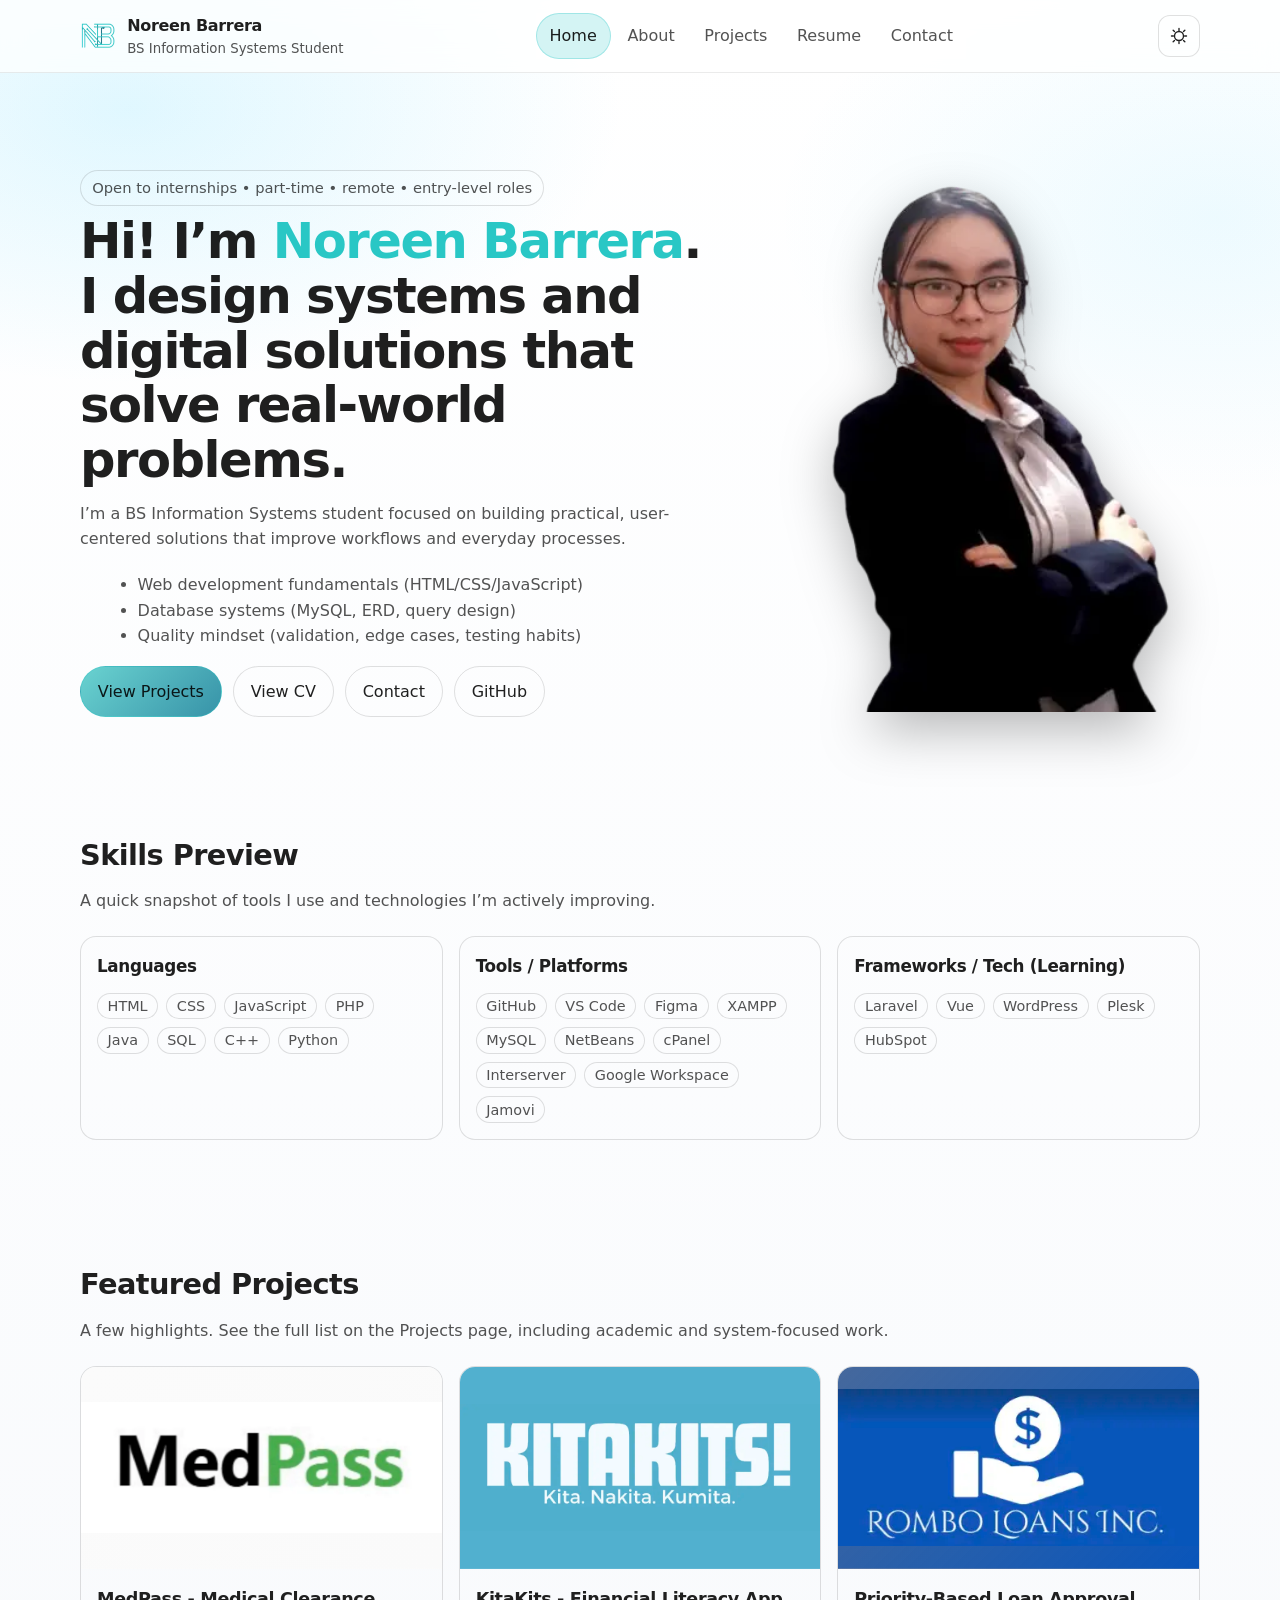
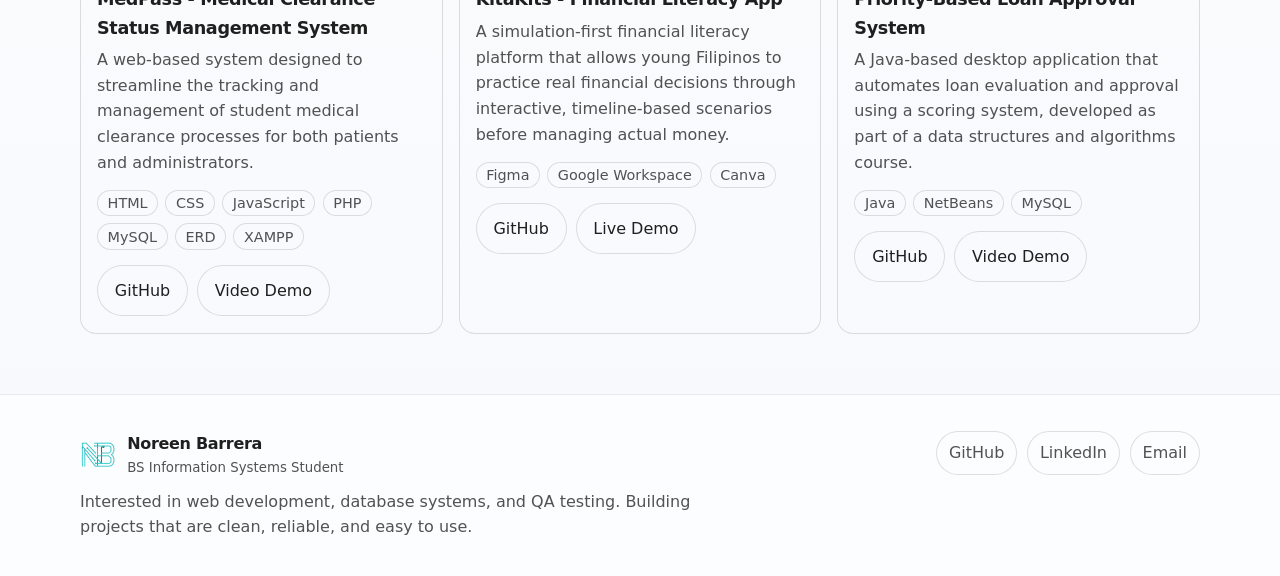
<file: index.html>
<!doctype html>
<html lang="en">
  <head>
    <meta charset="utf-8" />
    <meta name="viewport" content="width=device-width, initial-scale=1" />
    <meta
      name="description"
      content="Noreen Barrera — BS Information Systems student portfolio. Web development, database systems, and QA testing."
    />
    <title>Noreen Barrera | Portfolio</title>
    <link rel="stylesheet" href="css/style.css" />
  </head>
  <body>
    <a class="skip-link" href="#main">Skip to content</a>

    <header class="site-header" data-header>
      <div class="container nav">
        <a class="brand" href="index.html">
          <span class="brand-mark" aria-hidden="true">
            <img src="assets/icons/logo.webp" alt="" />
          </span>
          <span>
            Noreen Barrera
            <small>BS Information Systems Student</small>
          </span>
        </a>

        <nav class="nav-links" aria-label="Primary" data-nav>
          <a href="index.html">Home</a>
          <a href="about.html">About</a>
          <a href="projects.html">Projects</a>
          <a href="resume.html">Resume</a>
          <a href="contact.html">Contact</a>
        </nav>

        <div class="nav-actions">
          <button class="theme-toggle" type="button" data-theme-toggle aria-pressed="false" aria-label="Toggle theme">
            <svg viewBox="0 0 24 24" fill="none" aria-hidden="true">
              <path
                d="M12 18a6 6 0 1 0 0-12 6 6 0 0 0 0 12Z"
                stroke="currentColor"
                stroke-width="1.8"
              />
              <path
                d="M12 2v2.5M12 19.5V22M4.2 4.2l1.8 1.8M18 18l1.8 1.8M2 12h2.5M19.5 12H22M4.2 19.8 6 18M18 6l1.8-1.8"
                stroke="currentColor"
                stroke-width="1.8"
                stroke-linecap="round"
              />
            </svg>
          </button>
          <button class="nav-toggle" type="button" data-nav-toggle aria-expanded="false" aria-label="Open menu">
            <span class="nav-toggle-icon" aria-hidden="true">
              <span></span><span></span><span></span>
            </span>
          </button>
        </div>
      </div>
    </header>

    <main id="main">
      <section class="hero">
        <div class="container hero-grid">
          <div class="reveal">
            <span class="pill">Open to internships • part-time • remote • entry-level roles</span>
            <h1>
              Hi! I’m <span style="color: var(--accent)">Noreen Barrera</span>.
              <br />
              I design systems and digital solutions that solve real-world problems.
            </h1>
            <p>I’m a BS Information Systems student focused on building practical, user-centered solutions that improve workflows and everyday processes.</p>
            <ul class="list" style="margin-top: 0.4rem">
              <li>Web development fundamentals (HTML/CSS/JavaScript)</li>
              <li>Database systems (MySQL, ERD, query design)</li>
              <li>Quality mindset (validation, edge cases, testing habits)</li>
            </ul>

            <div class="hero-cta">
              <a class="btn btn-primary" href="projects.html">View Projects</a>
              <a class="btn" href="assets/cv/noreen-barrera-cv.pdf" target="_blank">View CV</a>
              <a class="btn btn-ghost" href="contact.html">Contact</a>
              <a class="btn btn-ghost" href="https://github.com/noreen-barrera" target="_blank" rel="noreferrer">GitHub</a>
            </div>
          </div>

          <div class="hero-photo reveal" aria-label="Profile photo">
            <img src="assets/images/profile.webp" alt="Portrait of Noreen Barrera" loading="lazy" />
          </div>
        </div>
      </section>

      <div class="divider"></div>

      <section class="section">
        <div class="container">
          <h2 class="section-title reveal">Skills Preview</h2>
          <p class="section-subtitle reveal">
            A quick snapshot of tools I use and technologies I’m actively improving.
          </p>

          <div class="skills-grid">
            <section class="panel reveal" aria-label="Languages">
              <h3>Languages</h3>
              <div class="stack">
                <span class="badge">HTML</span>
                <span class="badge">CSS</span>
                <span class="badge">JavaScript</span>
                <span class="badge">PHP</span>
                <span class="badge">Java</span>
                <span class="badge">SQL</span>
                <span class="badge">C++</span>
                <span class="badge">Python</span>
              </div>
            </section>

            <section class="panel reveal" aria-label="Tools and platforms">
              <h3>Tools / Platforms</h3>
              <div class="stack">
                <span class="badge">GitHub</span>
                <span class="badge">VS Code</span>
                <span class="badge">Figma</span>
                <span class="badge">XAMPP</span>
                <span class="badge">MySQL</span>
                <span class="badge">NetBeans</span>
                <span class="badge">cPanel</span>
                <span class="badge">Interserver</span>
                <span class="badge">Google Workspace</span>
                <span class="badge">Jamovi</span>
              </div>
            </section>

            <section class="panel reveal" aria-label="Frameworks and technologies learning">
              <h3>Frameworks / Tech (Learning)</h3>
              <div class="stack">
                <span class="badge">Laravel</span>
                <span class="badge">Vue</span>
                <span class="badge">WordPress</span>
                <span class="badge">Plesk</span>
                <span class="badge">HubSpot</span>
              </div>
            </section>
          </div>
        </div>
      </section>

      <div class="divider"></div>

      <section class="section" aria-labelledby="featured-projects">
        <div class="container">
          <h2 class="section-title reveal" id="featured-projects">Featured Projects</h2>
          <p class="section-subtitle reveal">
            A few highlights. See the full list on the Projects page, including academic and system-focused work.
          </p>

          <div class="grid">
            <article class="card reveal">
              <a class="card-hit" href="project-medpass.html" aria-label="Open MedPass case study"></a>
              <div class="card-media">
                <img src="assets/images/MedPass.webp" alt="MedPass Medical Clearance Status Management System screenshot" loading="lazy" />
              </div>
              <div class="card-body">
                <h3 class="card-title">MedPass - Medical Clearance Status Management System</h3>
                <p class="card-desc">
                  A web-based system designed to streamline the tracking and management of student medical clearance processes for both patients and administrators.
                </p>
                <div class="card-meta">
                  <span class="badge">HTML</span><span class="badge">CSS</span><span class="badge">JavaScript</span><span class="badge">PHP</span><span class="badge">MySQL</span><span class="badge">ERD</span><span class="badge">XAMPP</span>
                </div>
                <div class="card-actions">
                  <a class="btn" href="https://github.com/noreen-barrera/MedPass_medical_clearance_system" target="_blank" rel="noreferrer">GitHub</a>
                  <a class="btn" href="https://drive.google.com/file/d/1DOpY8RmNqH4WLFZCWHJDNihqgYQYROHg/view?usp=sharing" target="_blank" rel="noreferrer">Video Demo</a>
                </div>
              </div>
            </article>

            <article class="card reveal">
              <a class="card-hit" href="project-kitakits.html" aria-label="Open KitaKits case study"></a>
              <div class="card-media">
                <img src="assets/images/KitaKits.webp" alt="KitaKits Financial Literacy App screenshot" loading="lazy" />
              </div>
              <div class="card-body">
                <h3 class="card-title">KitaKits - Financial Literacy App</h3>
                <p class="card-desc">
                  A simulation-first financial literacy platform that allows young Filipinos to practice real financial decisions through interactive, timeline-based scenarios before managing actual money.
                </p>
                <div class="card-meta">
                  <span class="badge">Figma</span><span class="badge">Google Workspace</span><span class="badge">Canva</span>
                </div>
                <div class="card-actions">
                  <a class="btn" href="https://github.com/noreen-barrera/KitaKits_financial_literacy_app" target="_blank" rel="noreferrer">GitHub</a>
                  <a class="btn" href="https://delete-jade-63693468.figma.site/" target="_blank" rel="noreferrer">Live Demo</a>
                </div>
              </div>
            </article>

            <article class="card reveal">
              <a class="card-hit" href="project-loan-approval.html" aria-label="Open Priority-Based Loan Approval System case study"></a>
              <div class="card-media">
                <img src="assets/images/LoanApproval.webp" alt="Priority-Based Loan Approval System screenshot" loading="lazy" />
              </div>
              <div class="card-body">
                <h3 class="card-title">Priority-Based Loan Approval System</h3>
                <p class="card-desc">
                  A Java-based desktop application that automates loan evaluation and approval using a scoring system, developed as part of a data structures and algorithms course.
                </p>
                <div class="card-meta">
                  <span class="badge">Java</span><span class="badge">NetBeans</span><span class="badge">MySQL</span>
                </div>
                <div class="card-actions">
                  <a class="btn" href="https://github.com/noreen-barrera/loan_approval_system" target="_blank" rel="noreferrer">GitHub</a>
                  <a class="btn" href="https://drive.google.com/file/d/18BlRxRF4ALvLVUvCqqSAf7nCkXJ3hHk4/view?usp=sharing" target="_blank" rel="noreferrer">Video Demo</a>
                </div>
              </div>
            </article>
          </div>
        </div>
      </section>
    </main>

    <footer class="site-footer">
      <div class="container footer-grid">
        <div>
          <a class="brand" href="index.html">
            <span class="brand-mark" aria-hidden="true">
              <img src="assets/icons/logo.webp" alt="" />
            </span>
            <span>
              Noreen Barrera
              <small>BS Information Systems Student</small>
            </span>
          </a>
          <p>
            Interested in web development, database systems, and QA testing. Building projects that are clean, reliable,
            and easy to use.
          </p>
        </div>

        <div class="footer-links" aria-label="Social links">
          <a href="https://github.com/noreen-barrera" target="_blank" rel="noreferrer">GitHub</a>
          <a href="https://linkedin.com/in/noreen-barrera-1017b0377/" target="_blank" rel="noreferrer">LinkedIn</a>
          <a href="mailto:barreranoreen06@gmail.com">Email</a>
        </div>
      </div>
    </footer>

    <button class="to-top" type="button" data-to-top aria-label="Scroll to top">↑</button>
    <script src="js/script.js"></script>
  </body>
</html>
</file>
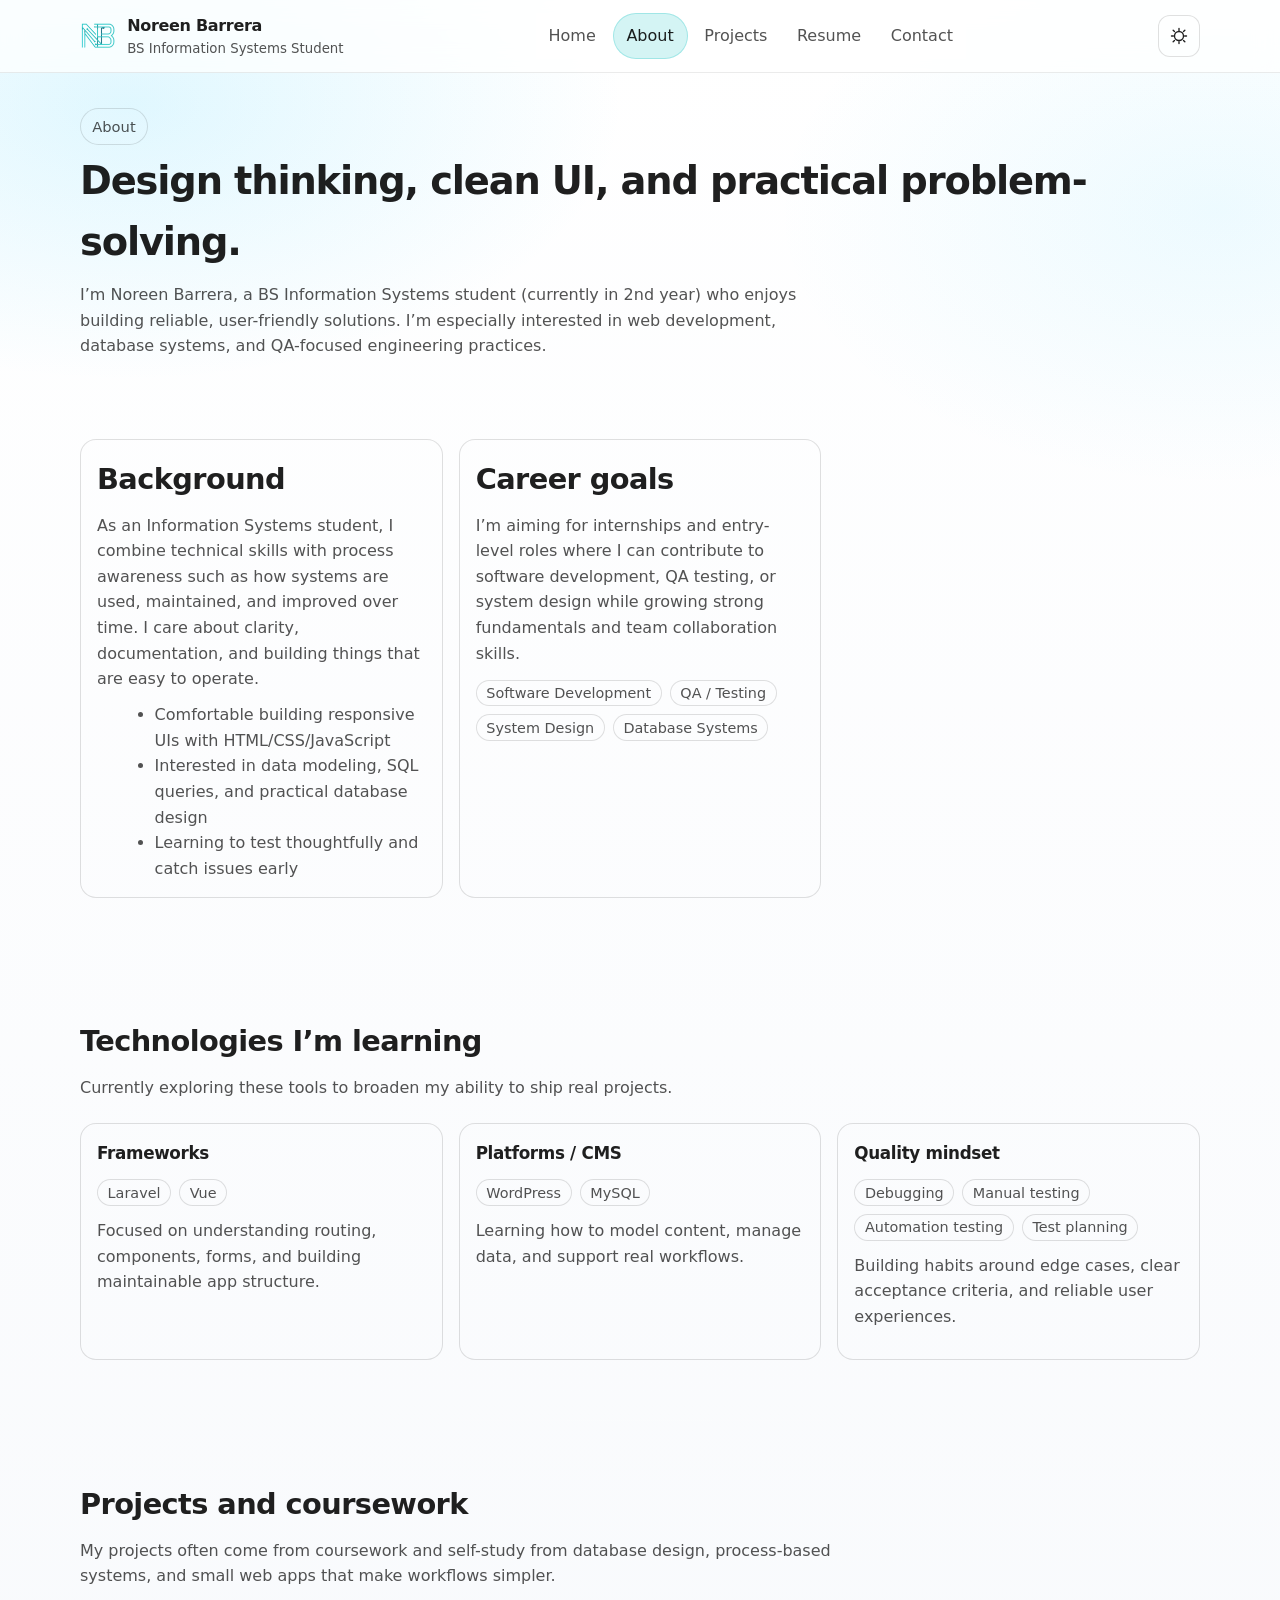
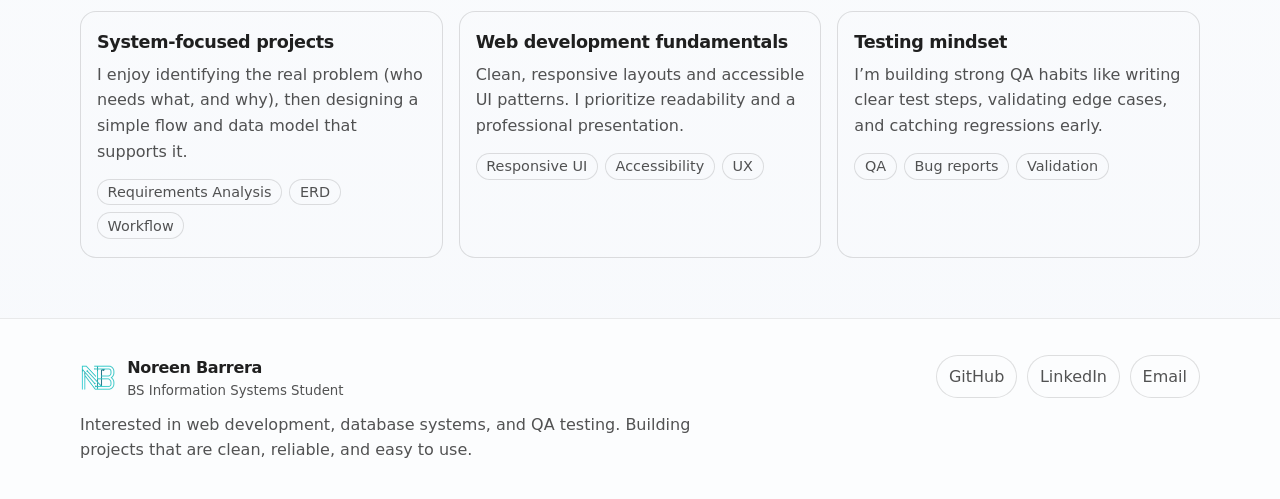
<file: about.html>
<!doctype html>
<html lang="en">
  <head>
    <meta charset="utf-8" />
    <meta name="viewport" content="width=device-width, initial-scale=1" />
    <meta name="description" content="About Noreen Barrera — Information Systems student focused on web, databases, and QA." />
    <title>About | Noreen Barrera</title>
    <link rel="stylesheet" href="css/style.css" />
  </head>
  <body>
    <a class="skip-link" href="#main">Skip to content</a>

    <header class="site-header" data-header>
      <div class="container nav">
        <a class="brand" href="index.html">
          <span class="brand-mark" aria-hidden="true">
              <img src="assets/icons/logo.webp" alt="" />
          </span>
          <span>
            Noreen Barrera
            <small>BS Information Systems Student</small>
          </span>
        </a>

        <nav class="nav-links" aria-label="Primary" data-nav>
          <a href="index.html">Home</a>
          <a href="about.html">About</a>
          <a href="projects.html">Projects</a>
          <a href="resume.html">Resume</a>
          <a href="contact.html">Contact</a>
        </nav>

        <div class="nav-actions">
          <button class="theme-toggle" type="button" data-theme-toggle aria-pressed="false" aria-label="Toggle theme">
            <svg viewBox="0 0 24 24" fill="none" aria-hidden="true">
              <path
                d="M12 18a6 6 0 1 0 0-12 6 6 0 0 0 0 12Z"
                stroke="currentColor"
                stroke-width="1.8"
              />
              <path
                d="M12 2v2.5M12 19.5V22M4.2 4.2l1.8 1.8M18 18l1.8 1.8M2 12h2.5M19.5 12H22M4.2 19.8 6 18M18 6l1.8-1.8"
                stroke="currentColor"
                stroke-width="1.8"
                stroke-linecap="round"
              />
            </svg>
          </button>
          <button class="nav-toggle" type="button" data-nav-toggle aria-expanded="false" aria-label="Open menu">
            <span class="nav-toggle-icon" aria-hidden="true">
              <span></span><span></span><span></span>
            </span>
          </button>
        </div>
      </div>
    </header>

    <main id="main">
      <header class="page-header">
        <div class="container">
          <span class="pill reveal">About</span>
          <h1 class="reveal">Design thinking, clean UI, and practical problem-solving.</h1>
          <p class="reveal">
            I’m Noreen Barrera, a BS Information Systems student (currently in 2nd year) who enjoys building reliable, user-friendly solutions.
            I’m especially interested in web development, database systems, and QA-focused engineering practices.
          </p>
        </div>
      </header>

      <div class="divider"></div>

      <section class="section">
        <div class="container">
          <div class="resume-grid">
            <section class="resume-item reveal" aria-label="Background">
              <h2 class="section-title" style="margin-top: 0">Background</h2>
              <p class="section-subtitle" style="margin-bottom: 0">
                As an Information Systems student, I combine technical skills with process awareness such as how systems are
                used, maintained, and improved over time. I care about clarity, documentation, and building things that
                are easy to operate.
              </p>
              <ul class="list">
                <li>Comfortable building responsive UIs with HTML/CSS/JavaScript</li>
                <li>Interested in data modeling, SQL queries, and practical database design</li>
                <li>Learning to test thoughtfully and catch issues early</li>
              </ul>
            </section>

            <section class="resume-item reveal" aria-label="Career goals">
              <h2 class="section-title" style="margin-top: 0">Career goals</h2>
              <p class="section-subtitle" style="margin-bottom: 0">
                I’m aiming for internships and entry-level roles where I can contribute to software development, QA
                testing, or system design while growing strong fundamentals and team collaboration skills.
              </p>
              <div class="stack" style="margin-top: 0.85rem">
                <span class="badge">Software Development</span>
                <span class="badge">QA / Testing</span>
                <span class="badge">System Design</span>
                <span class="badge">Database Systems</span>
              </div>
            </section>
          </div>
        </div>
      </section>

      <section class="section" aria-labelledby="learning-now">
        <div class="container">
          <h2 class="section-title reveal" id="learning-now">Technologies I’m learning</h2>
          <p class="section-subtitle reveal">Currently exploring these tools to broaden my ability to ship real projects.</p>

          <div class="skills-grid">
            <div class="panel reveal">
              <h3>Frameworks</h3>
              <div class="stack">
                <span class="badge">Laravel</span>
                <span class="badge">Vue</span>
              </div>
              <p style="margin-top: 0.75rem">
                Focused on understanding routing, components, forms, and building maintainable app structure.
              </p>
            </div>

            <div class="panel reveal">
              <h3>Platforms / CMS</h3>
              <div class="stack">
                <span class="badge">WordPress</span>
                <span class="badge">MySQL</span>
              </div>
              <p style="margin-top: 0.75rem">Learning how to model content, manage data, and support real workflows.</p>
            </div>

            <div class="panel reveal">
              <h3>Quality mindset</h3>
              <div class="stack">
                <span class="badge">Debugging</span>
                <span class="badge">Manual testing</span>
                <span class="badge">Automation testing</span>
                <span class="badge">Test planning</span>
              </div>
              <p style="margin-top: 0.75rem">
                Building habits around edge cases, clear acceptance criteria, and reliable user experiences.
              </p>
            </div>
          </div>
        </div>
      </section>

      <div class="divider"></div>

      <section class="section" aria-labelledby="coursework">
        <div class="container">
          <h2 class="section-title reveal" id="coursework">Projects and coursework</h2>
          <p class="section-subtitle reveal">
            My projects often come from coursework and self-study from database design, process-based systems, and small web
            apps that make workflows simpler.
          </p>

          <div class="grid">
            <article class="card reveal">
              <div class="card-body">
                <h3 class="card-title">System-focused projects</h3>
                <p class="card-desc">
                  I enjoy identifying the real problem (who needs what, and why), then designing a simple flow and data
                  model that supports it.
                </p>
                <div class="card-meta">
                  <span class="badge">Requirements Analysis</span><span class="badge">ERD</span><span class="badge">Workflow</span>
                </div>
              </div>
            </article>

            <article class="card reveal">
              <div class="card-body">
                <h3 class="card-title">Web development fundamentals</h3>
                <p class="card-desc">
                  Clean, responsive layouts and accessible UI patterns. I prioritize readability and a professional
                  presentation.
                </p>
                <div class="card-meta">
                  <span class="badge">Responsive UI</span><span class="badge">Accessibility</span><span class="badge">UX</span>
                </div>
              </div>
            </article>

            <article class="card reveal">
              <div class="card-body">
                <h3 class="card-title">Testing mindset</h3>
                <p class="card-desc">
                  I’m building strong QA habits like writing clear test steps, validating edge cases, and catching regressions
                  early.
                </p>
                <div class="card-meta">
                  <span class="badge">QA</span><span class="badge">Bug reports</span><span class="badge">Validation</span>
                </div>
              </div>
            </article>
          </div>
        </div>
      </section>
    </main>

    <footer class="site-footer">
      <div class="container footer-grid">
        <div>
          <a class="brand" href="index.html">
            <span class="brand-mark" aria-hidden="true">
              <img src="assets/icons/logo.webp" alt="" />
            </span>
            <span>
              Noreen Barrera
              <small>BS Information Systems Student</small>
            </span>
          </a>
          <p>
            Interested in web development, database systems, and QA testing. Building projects that are clean, reliable,
            and easy to use.
          </p>
        </div>

        <div class="footer-links" aria-label="Social links">
          <a href="https://github.com/noreen-barrera" target="_blank" rel="noreferrer">GitHub</a>
          <a href="https://linkedin.com/in/noreen-barrera-1017b0377/" target="_blank" rel="noreferrer">LinkedIn</a>
          <a href="mailto:barreranoreen06@gmail.com">Email</a>
        </div>
      </div>
    </footer>

    <button class="to-top" type="button" data-to-top aria-label="Scroll to top">↑</button>
    <script src="js/script.js"></script>
  </body>
</html>
</file>
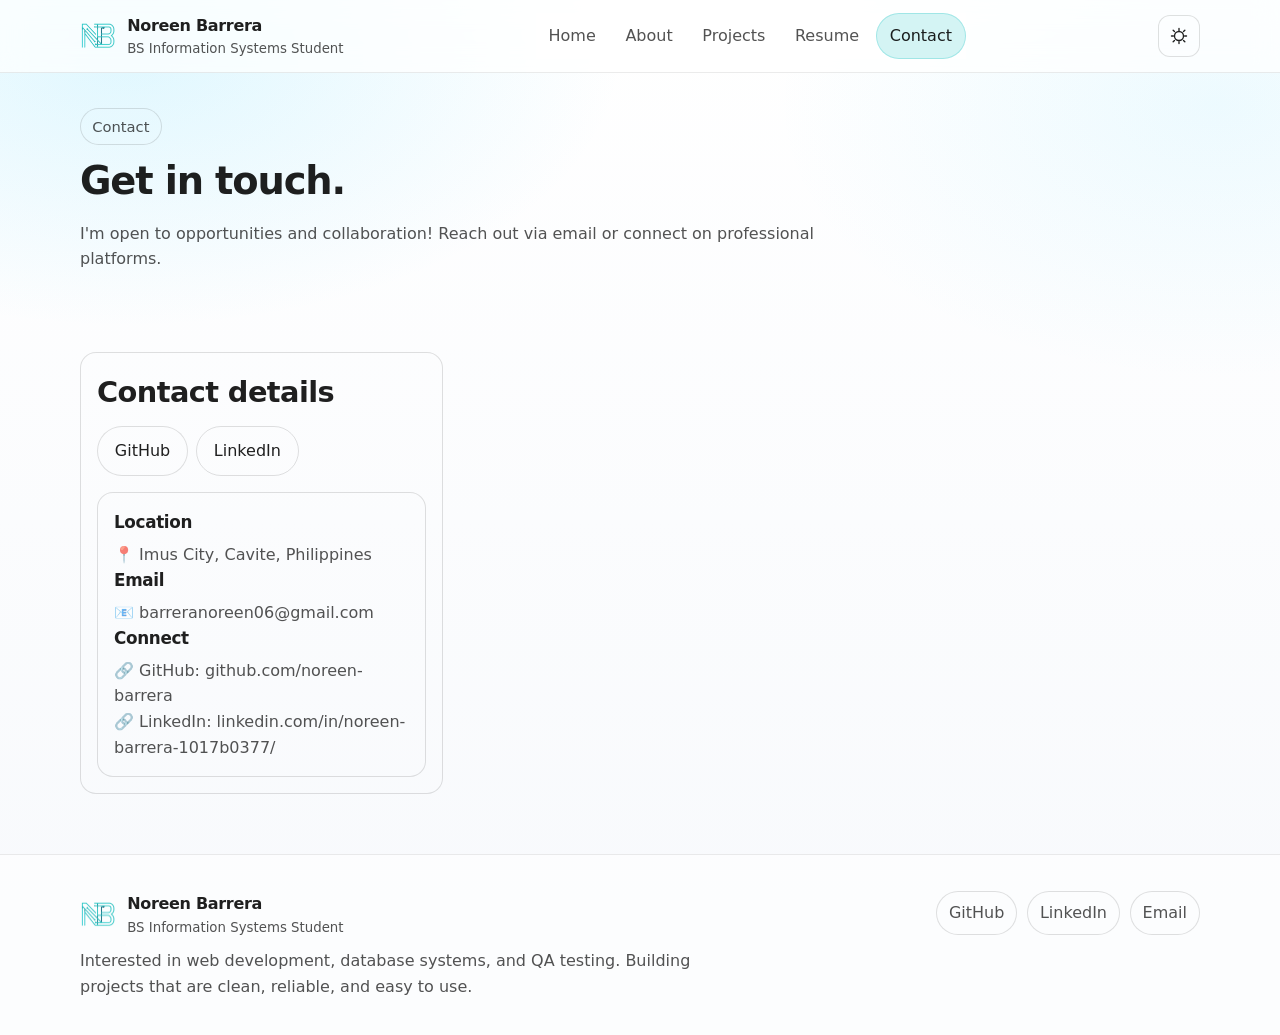
<file: contact.html>
<!doctype html>
<html lang="en">
  <head>
    <meta charset="utf-8" />
    <meta name="viewport" content="width=device-width, initial-scale=1" />
    <meta name="description" content="Contact Noreen Barrera — email, GitHub, LinkedIn placeholder, and a simple form layout." />
    <title>Contact | Noreen Barrera</title>
    <link rel="stylesheet" href="css/style.css" />
  </head>
  <body>
    <a class="skip-link" href="#main">Skip to content</a>

    <header class="site-header" data-header>
      <div class="container nav">
        <a class="brand" href="index.html">
          <span class="brand-mark" aria-hidden="true">
            <img src="assets/icons/logo.webp" alt="" />
          </span>
          <span>
            Noreen Barrera
            <small>BS Information Systems Student</small>
          </span>
        </a>

        <nav class="nav-links" aria-label="Primary" data-nav>
          <a href="index.html">Home</a>
          <a href="about.html">About</a>
          <a href="projects.html">Projects</a>
          <a href="resume.html">Resume</a>
          <a href="contact.html">Contact</a>
        </nav>

        <div class="nav-actions">
          <button class="theme-toggle" type="button" data-theme-toggle aria-pressed="false" aria-label="Toggle theme">
            <svg viewBox="0 0 24 24" fill="none" aria-hidden="true">
              <path
                d="M12 18a6 6 0 1 0 0-12 6 6 0 0 0 0 12Z"
                stroke="currentColor"
                stroke-width="1.8"
              />
              <path
                d="M12 2v2.5M12 19.5V22M4.2 4.2l1.8 1.8M18 18l1.8 1.8M2 12h2.5M19.5 12H22M4.2 19.8 6 18M18 6l1.8-1.8"
                stroke="currentColor"
                stroke-width="1.8"
                stroke-linecap="round"
              />
            </svg>
          </button>
          <button class="nav-toggle" type="button" data-nav-toggle aria-expanded="false" aria-label="Open menu">
            <span class="nav-toggle-icon" aria-hidden="true">
              <span></span><span></span><span></span>
            </span>
          </button>
        </div>
      </div>
    </header>

    <main id="main">
      <header class="page-header">
        <div class="container">
          <span class="pill reveal">Contact</span>
          <h1 class="reveal">Get in touch.</h1>
          <p class="reveal">
            I'm open to opportunities and collaboration! Reach out via email or connect on professional platforms.
          </p>
        </div>
      </header>

      <div class="divider"></div>

      <section class="section">
        <div class="container resume-grid">
          <section class="resume-item reveal" aria-label="Contact details">
            <h2 class="section-title" style="margin-top: 0">Contact details</h2>

            <div class="stack" aria-label="Primary links">
              <a class="btn" href="https://github.com/noreen-barrera" target="_blank" rel="noreferrer">GitHub</a>
              <a class="btn btn-ghost" href="https://linkedin.com/in/noreen-barrera-1017b0377/" target="_blank" rel="noreferrer">LinkedIn</a>
            </div>

            <div style="margin-top: 1rem" class="panel">
              <h3 style="margin-top: 0">Location</h3>
              <p style="margin-bottom: 0">
                📍 Imus City, Cavite, Philippines
              </p>
              
              <h3 style="margin-top: 0">Email</h3>
              <p style="margin-bottom: 0">
                📧 barreranoreen06@gmail.com
              </p>
              
              <h3 style="margin-top: 0">Connect</h3>
              <p style="margin-bottom: 0">
                🔗 GitHub: github.com/noreen-barrera<br>
                🔗 LinkedIn: linkedin.com/in/noreen-barrera-1017b0377/
              </p>
            </div>
          </section>

        </div>
      </section>
    </main>

    <footer class="site-footer">
      <div class="container footer-grid">
        <div>
          <a class="brand" href="index.html">
            <span class="brand-mark" aria-hidden="true">
              <img src="assets/icons/logo.webp" alt="" />
            </span>
            <span>
              Noreen Barrera
              <small>BS Information Systems Student</small>
            </span>
          </a>
          <p>
            Interested in web development, database systems, and QA testing. Building projects that are clean, reliable,
            and easy to use.
          </p>
        </div>

        <div class="footer-links" aria-label="Social links">
          <a href="https://github.com/noreen-barrera" target="_blank" rel="noreferrer">GitHub</a>
          <a href="https://linkedin.com/in/noreen-barrera-1017b0377/" target="_blank" rel="noreferrer">LinkedIn</a>
          <a href="mailto:barreranoreen06@gmail.com">Email</a>
        </div>
      </div>
    </footer>

    <button class="to-top" type="button" data-to-top aria-label="Scroll to top">↑</button>
    <script src="js/script.js"></script>
  </body>
</html>
</file>
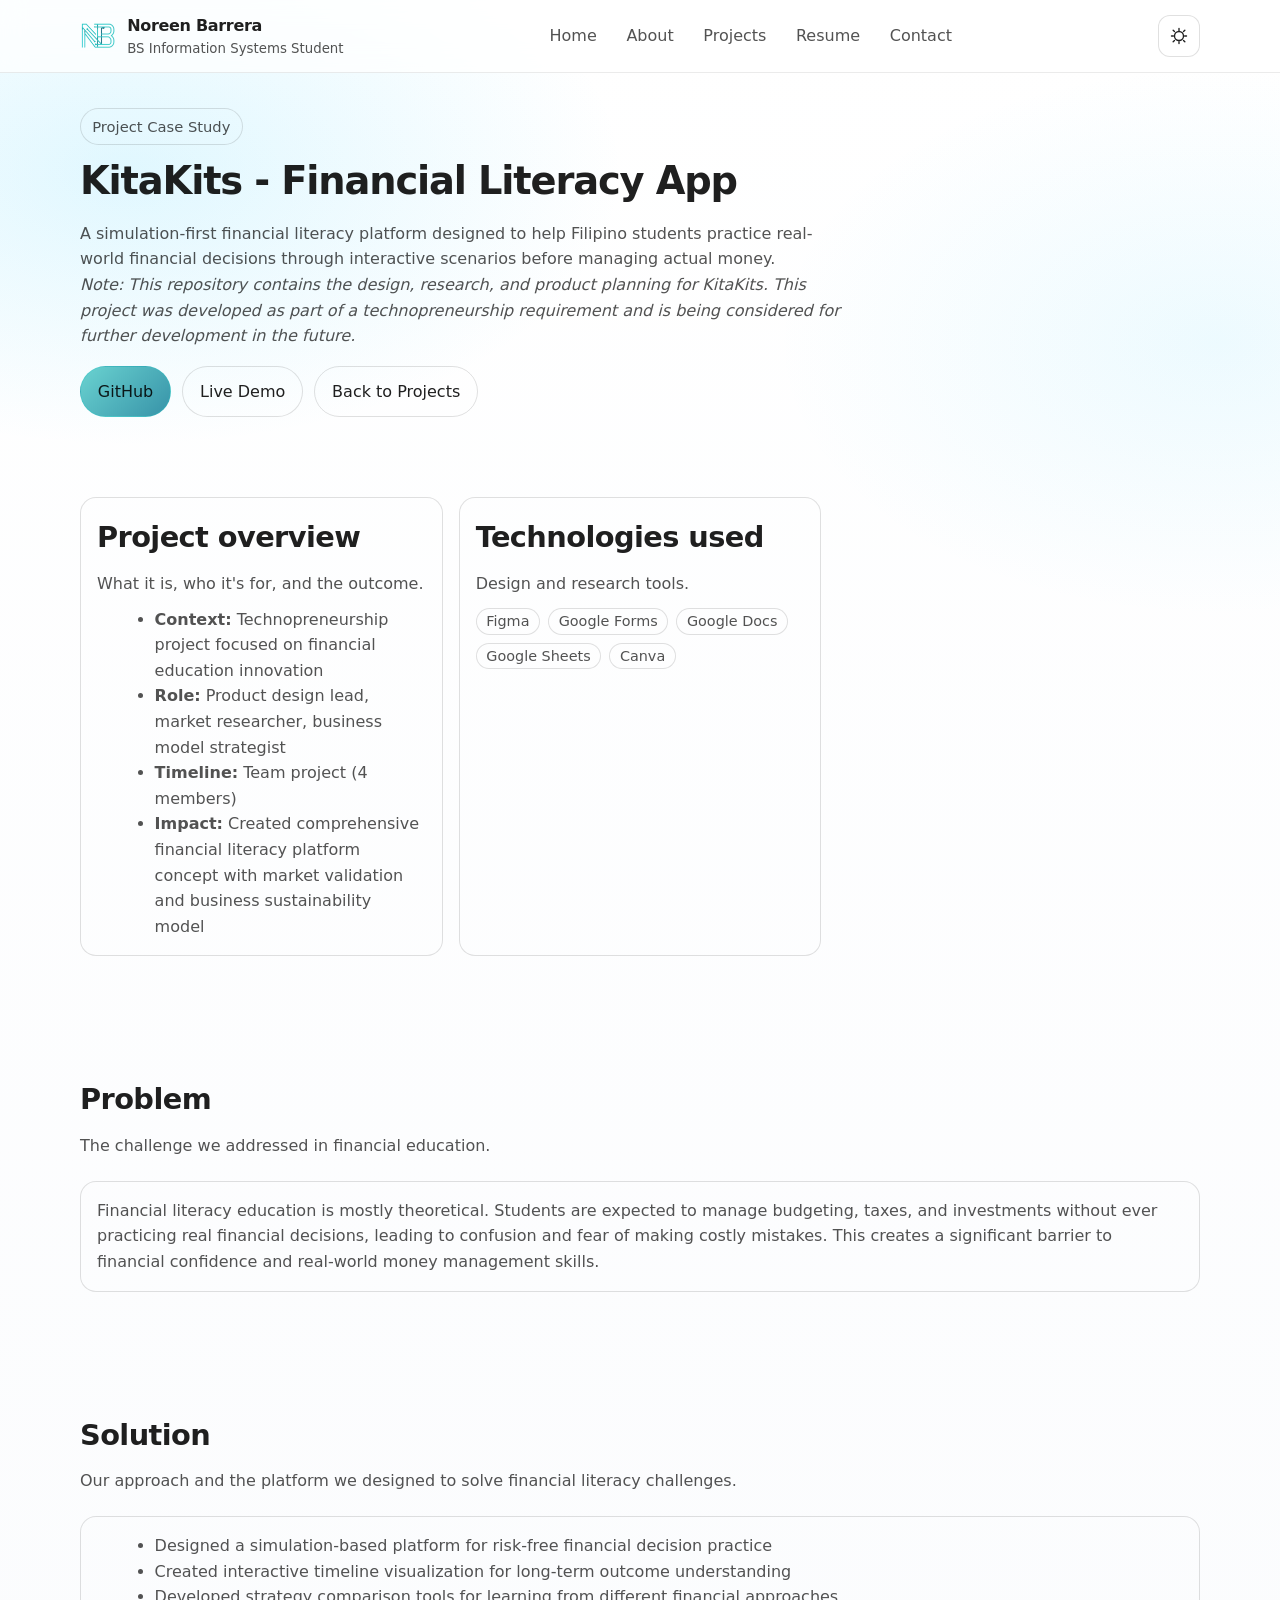
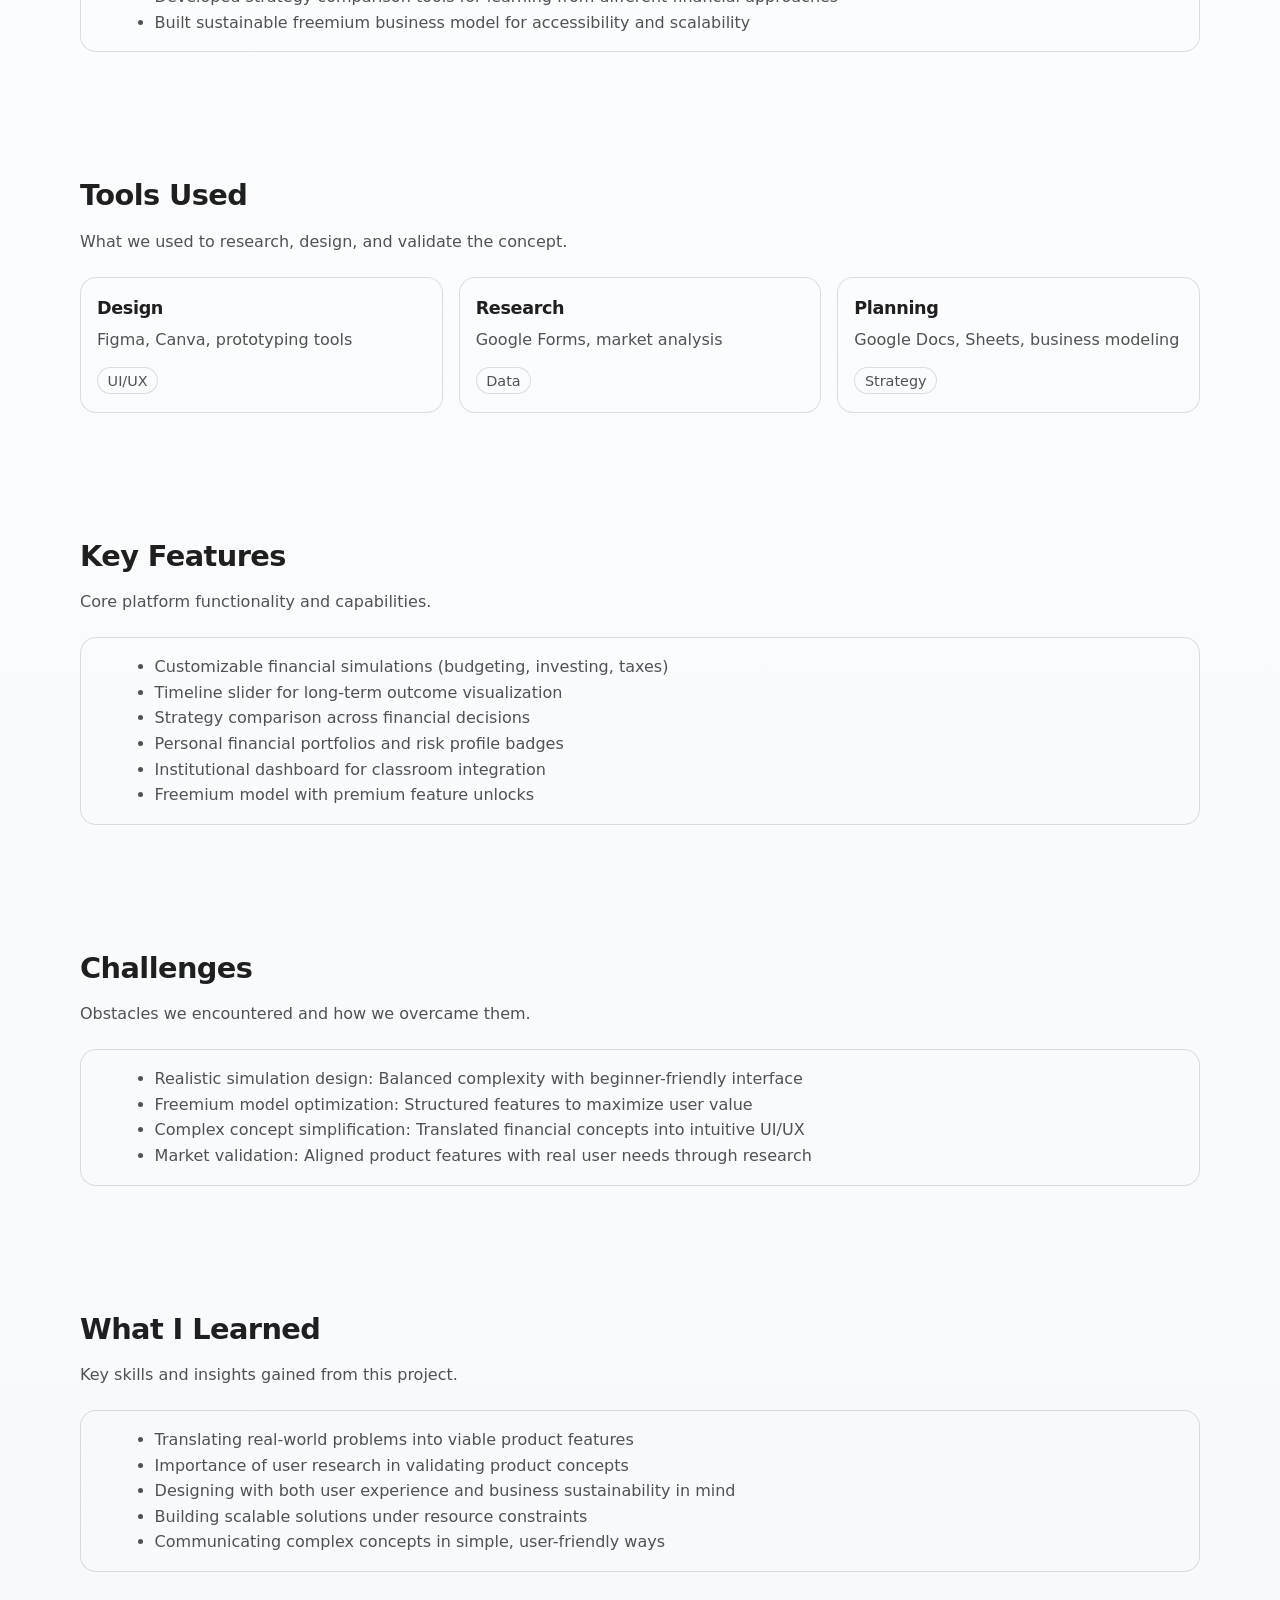
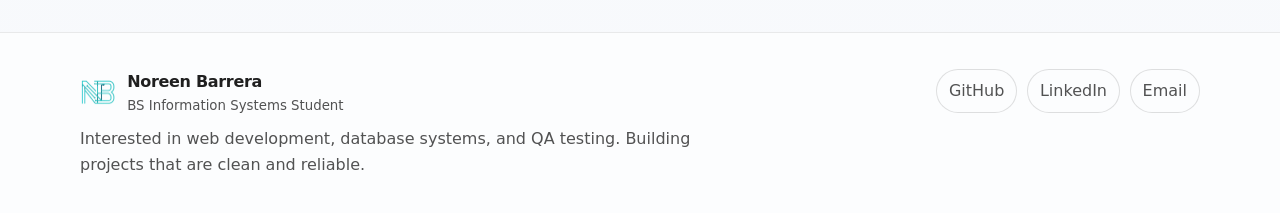
<file: project-kitakits.html>
<!doctype html>
<html lang="en">
  <head>
    <meta charset="utf-8" />
    <meta name="viewport" content="width=device-width, initial-scale=1" />
    <meta
      name="description"
      content="KitaKits - Financial Literacy App case study by Noreen Barrera"
    />
    <title>KitaKits - Case Study | Noreen Barrera</title>
    <link rel="stylesheet" href="css/style.css" />
  </head>
  <body>
    <a class="skip-link" href="#main">Skip to content</a>

    <header class="site-header" data-header>
      <div class="container nav">
        <a class="brand" href="index.html">
          <span class="brand-mark" aria-hidden="true">
            <img src="assets/icons/logo.webp" alt="" />
          </span>
          <span>
            Noreen Barrera
            <small>BS Information Systems Student</small>
          </span>
        </a>

        <nav class="nav-links" aria-label="Primary" data-nav>
          <a href="index.html">Home</a>
          <a href="about.html">About</a>
          <a href="projects.html">Projects</a>
          <a href="resume.html">Resume</a>
          <a href="contact.html">Contact</a>
        </nav>

        <div class="nav-actions">
          <button class="theme-toggle" type="button" data-theme-toggle aria-pressed="false" aria-label="Toggle theme">
            <svg viewBox="0 0 24 24" fill="none" aria-hidden="true">
              <path
                d="M12 18a6 6 0 1 0 0-12 6 6 0 0 0 0 12Z"
                stroke="currentColor"
                stroke-width="1.8"
              />
              <path
                d="M12 2v2.5M12 19.5V22M4.2 4.2l1.8 1.8M18 18l1.8 1.8M2 12h2.5M19.5 12H22M4.2 19.8 6 18M18 6l1.8-1.8"
                stroke="currentColor"
                stroke-width="1.8"
                stroke-linecap="round"
              />
            </svg>
          </button>
          <button class="nav-toggle" type="button" data-nav-toggle aria-expanded="false" aria-label="Open menu">
            <span class="nav-toggle-icon" aria-hidden="true">
              <span></span><span></span><span></span>
            </span>
          </button>
        </div>
      </div>
    </header>

    <main id="main">
      <header class="page-header">
        <div class="container">
          <span class="pill reveal">Project Case Study</span>
          <h1 class="reveal">KitaKits - Financial Literacy App</h1>
          <p class="reveal">
            A simulation-first financial literacy platform designed to help Filipino students practice real-world financial decisions through interactive scenarios before managing actual money.
          </p>
          <p class="reveal"><em>Note: This repository contains the design, research, and product planning for KitaKits. This project was developed as part of a technopreneurship requirement and is being considered for further development in the future.</em></p>

          <div class="hero-cta reveal" style="margin-top: 1.1rem">
            <a class="btn btn-primary" href="https://github.com/noreen-barrera/KitaKits_financial_literacy_app" target="_blank" rel="noreferrer">GitHub</a>
            <a class="btn" href="https://delete-jade-63693468.figma.site/" target="_blank" rel="noreferrer">Live Demo</a>
            <a class="btn btn-ghost" href="projects.html">Back to Projects</a>
          </div>
        </div>
      </header>

      <div class="divider"></div>

      <section class="section">
        <div class="container resume-grid">
          <section class="resume-item reveal" aria-label="Project overview">
            <h2 class="section-title" style="margin-top: 0">Project overview</h2>
            <p class="section-subtitle" style="margin-bottom: 0.6rem">
              What it is, who it's for, and the outcome.
            </p>
            <ul class="list">
              <li><strong>Context:</strong> Technopreneurship project focused on financial education innovation</li>
              <li><strong>Role:</strong> Product design lead, market researcher, business model strategist</li>
              <li><strong>Timeline:</strong> Team project (4 members)</li>
              <li><strong>Impact:</strong> Created comprehensive financial literacy platform concept with market validation and business sustainability model</li>
            </ul>
          </section>

          <section class="resume-item reveal" aria-label="Technologies used">
            <h2 class="section-title" style="margin-top: 0">Technologies used</h2>
            <p class="section-subtitle" style="margin-bottom: 0.75rem">
              Design and research tools.
            </p>
            <div class="stack">
              <span class="badge">Figma</span>
              <span class="badge">Google Forms</span>
              <span class="badge">Google Docs</span>
              <span class="badge">Google Sheets</span>
              <span class="badge">Canva</span>
            </div>
          </section>
        </div>
      </section>

      <section class="section" aria-labelledby="problem">
        <div class="container">
          <h2 class="section-title reveal" id="problem">Problem</h2>
          <p class="section-subtitle reveal">
            The challenge we addressed in financial education.
          </p>
          <div class="panel reveal">
            <p style="margin: 0">
              Financial literacy education is mostly theoretical. Students are expected to manage budgeting, taxes, and investments without ever practicing real financial decisions, leading to confusion and fear of making costly mistakes. This creates a significant barrier to financial confidence and real-world money management skills.
            </p>
          </div>
        </div>
      </section>

      <section class="section" aria-labelledby="solution">
        <div class="container">
          <h2 class="section-title reveal" id="solution">Solution</h2>
          <p class="section-subtitle reveal">
            Our approach and the platform we designed to solve financial literacy challenges.
          </p>
          <div class="panel reveal">
            <ul class="list" style="margin-top: 0">
              <li>Designed a simulation-based platform for risk-free financial decision practice</li>
              <li>Created interactive timeline visualization for long-term outcome understanding</li>
              <li>Developed strategy comparison tools for learning from different financial approaches</li>
              <li>Built sustainable freemium business model for accessibility and scalability</li>
            </ul>
          </div>
        </div>
      </section>

      <section class="section" aria-labelledby="tools">
        <div class="container">
          <h2 class="section-title reveal" id="tools">Tools Used</h2>
          <p class="section-subtitle reveal">What we used to research, design, and validate the concept.</p>

          <div class="grid">
            <article class="card reveal">
              <div class="card-body">
                <h3 class="card-title">Design</h3>
                <p class="card-desc">Figma, Canva, prototyping tools</p>
                <div class="card-meta"><span class="badge">UI/UX</span></div>
              </div>
            </article>
            <article class="card reveal">
              <div class="card-body">
                <h3 class="card-title">Research</h3>
                <p class="card-desc">Google Forms, market analysis</p>
                <div class="card-meta"><span class="badge">Data</span></div>
              </div>
            </article>
            <article class="card reveal">
              <div class="card-body">
                <h3 class="card-title">Planning</h3>
                <p class="card-desc">Google Docs, Sheets, business modeling</p>
                <div class="card-meta"><span class="badge">Strategy</span></div>
              </div>
            </article>
          </div>
        </div>
      </section>

      <section class="section" aria-labelledby="features">
        <div class="container">
          <h2 class="section-title reveal" id="features">Key Features</h2>
          <p class="section-subtitle reveal">Core platform functionality and capabilities.</p>
          <div class="panel reveal">
            <ul class="list" style="margin-top: 0">
              <li>Customizable financial simulations (budgeting, investing, taxes)</li>
              <li>Timeline slider for long-term outcome visualization</li>
              <li>Strategy comparison across financial decisions</li>
              <li>Personal financial portfolios and risk profile badges</li>
              <li>Institutional dashboard for classroom integration</li>
              <li>Freemium model with premium feature unlocks</li>
            </ul>
          </div>
        </div>
      </section>

      <!--
      <section class="section" aria-labelledby="screenshots">
        <div class="container">
          <h2 class="section-title reveal" id="screenshots">Screenshots</h2>
          <p class="section-subtitle reveal">
            Project interface and key features demonstration.
          </p>

          <div class="grid">
            <article class="card reveal">
              <div class="card-media">
                <img src="assets/images/KitaKits.webp" alt="KitaKits Financial Literacy App screenshot" loading="lazy" />
              </div>
              <div class="card-body">
                <h3 class="card-title">Main interface</h3>
                <p class="card-desc">Simulation dashboard for financial decision practice and learning.</p>
              </div>
            </article>

            <article class="card reveal">
              <div class="card-media">
                <div class="media-placeholder">Screenshot 2 placeholder<br />Simulation flow</div>
              </div>
              <div class="card-body">
                <h3 class="card-title">Interactive simulation</h3>
                <p class="card-desc">User interface for practicing financial decisions with real-time feedback.</p>
              </div>
            </article>

            <article class="card reveal">
              <div class="card-media">
                <div class="media-placeholder">Screenshot 3 placeholder<br />Outcome visualization</div>
              </div>
              <div class="card-body">
                <h3 class="card-title">Timeline results</h3>
                <p class="card-desc">Long-term financial outcome visualization and strategy comparison.</p>
              </div>
            </article>
          </div>
        </div>
      </section>
      -->

      <section class="section" aria-labelledby="challenges">
        <div class="container">
          <h2 class="section-title reveal" id="challenges">Challenges</h2>
          <p class="section-subtitle reveal">
            Obstacles we encountered and how we overcame them.
          </p>
          <div class="panel reveal">
            <ul class="list" style="margin-top: 0">
              <li>Realistic simulation design: Balanced complexity with beginner-friendly interface</li>
              <li>Freemium model optimization: Structured features to maximize user value</li>
              <li>Complex concept simplification: Translated financial concepts into intuitive UI/UX</li>
              <li>Market validation: Aligned product features with real user needs through research</li>
            </ul>
          </div>
        </div>
      </section>

      <section class="section" aria-labelledby="learned">
        <div class="container">
          <h2 class="section-title reveal" id="learned">What I Learned</h2>
          <p class="section-subtitle reveal">Key skills and insights gained from this project.</p>
          <div class="panel reveal">
            <ul class="list" style="margin-top: 0">
              <li>Translating real-world problems into viable product features</li>
              <li>Importance of user research in validating product concepts</li>
              <li>Designing with both user experience and business sustainability in mind</li>
              <li>Building scalable solutions under resource constraints</li>
              <li>Communicating complex concepts in simple, user-friendly ways</li>
            </ul>
          </div>
        </div>
      </section>
    </main>

    <footer class="site-footer">
      <div class="container footer-grid">
        <div>
          <a class="brand" href="index.html">
            <span class="brand-mark" aria-hidden="true">
              <img src="assets/icons/logo.webp" alt="" />
            </span>
            <span>
              Noreen Barrera
              <small>BS Information Systems Student</small>
            </span>
          </a>
          <p>Interested in web development, database systems, and QA testing. Building projects that are clean and reliable.</p>
        </div>
        <div class="footer-links" aria-label="Social links">
          <a href="https://github.com/noreen-barrera" target="_blank" rel="noreferrer">GitHub</a>
          <a href="https://linkedin.com/in/noreen-barrera-1017b0377/" target="_blank" rel="noreferrer">LinkedIn</a>
          <a href="mailto:barreranoreen06@gmail.com">Email</a>
        </div>
      </div>
    </footer>

    <button class="to-top" type="button" data-to-top aria-label="Scroll to top">↑</button>
    <script src="js/script.js"></script>
  </body>
</html>
</file>
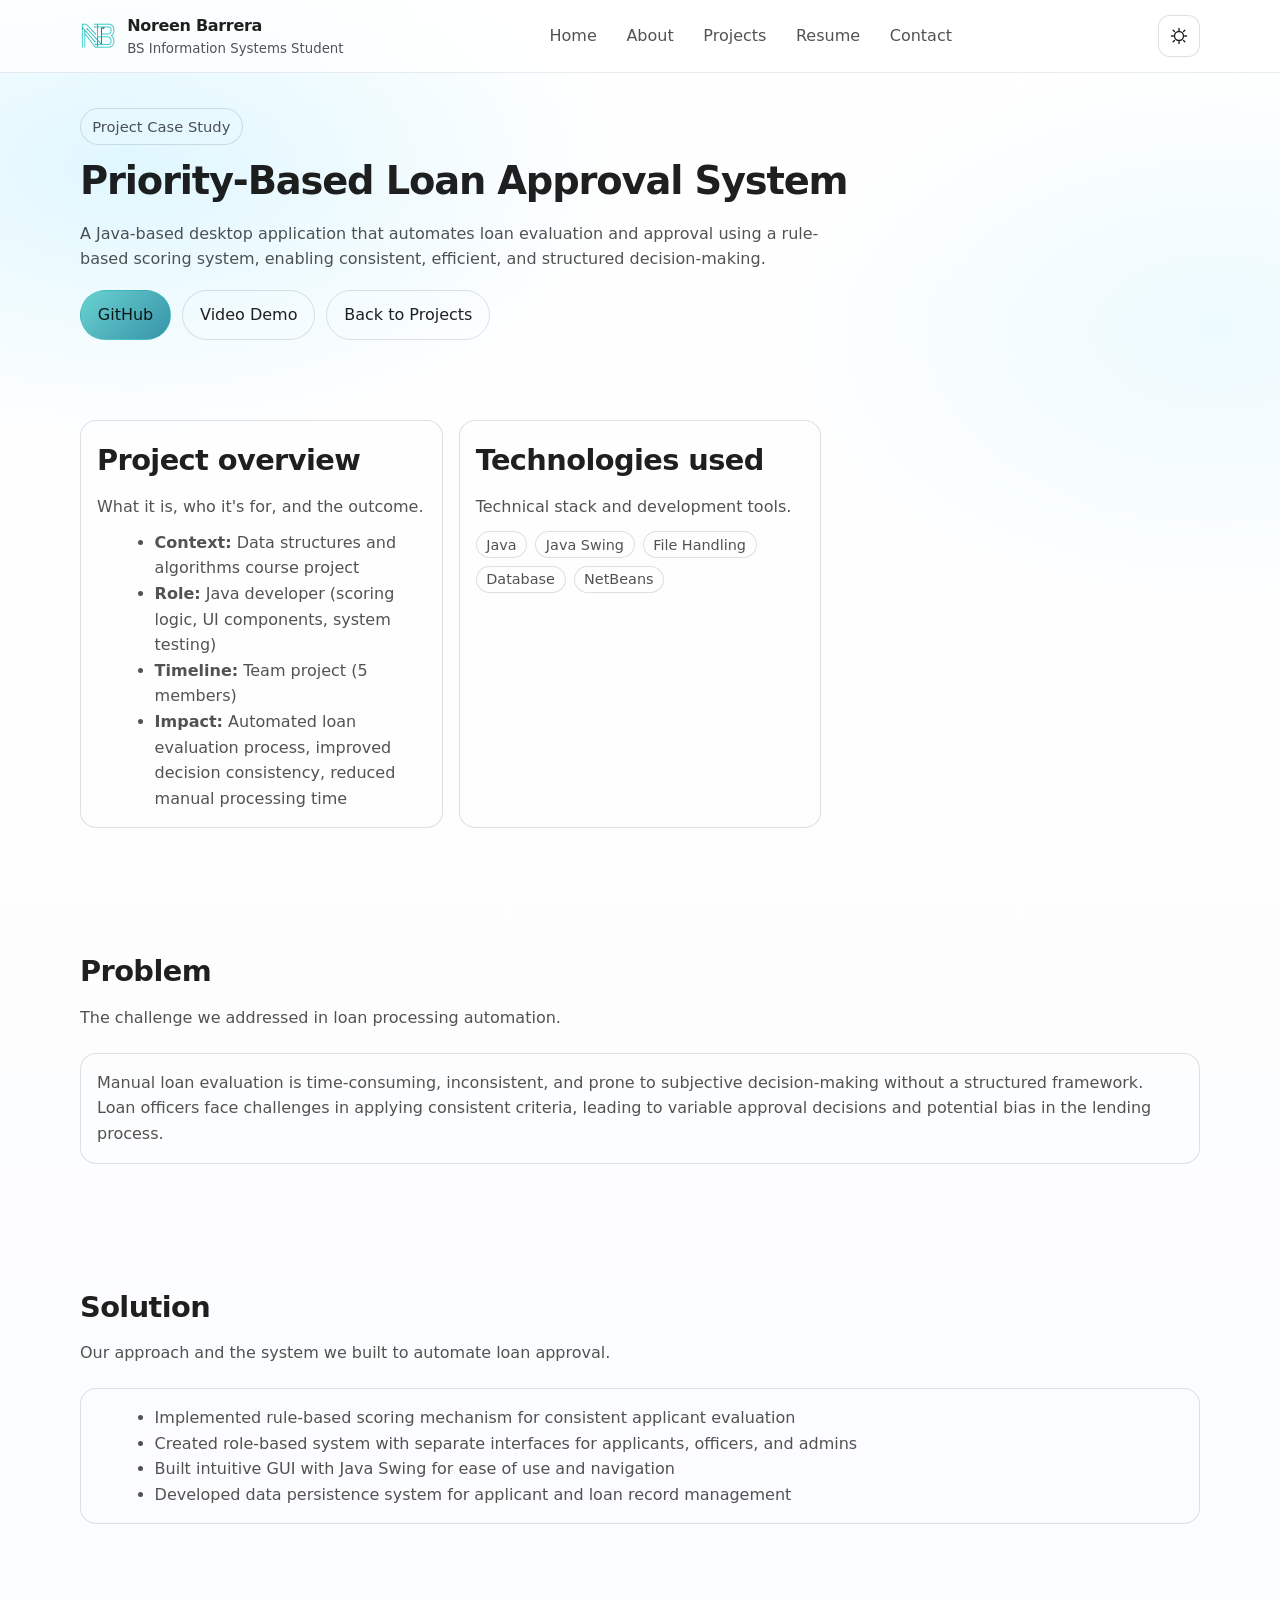
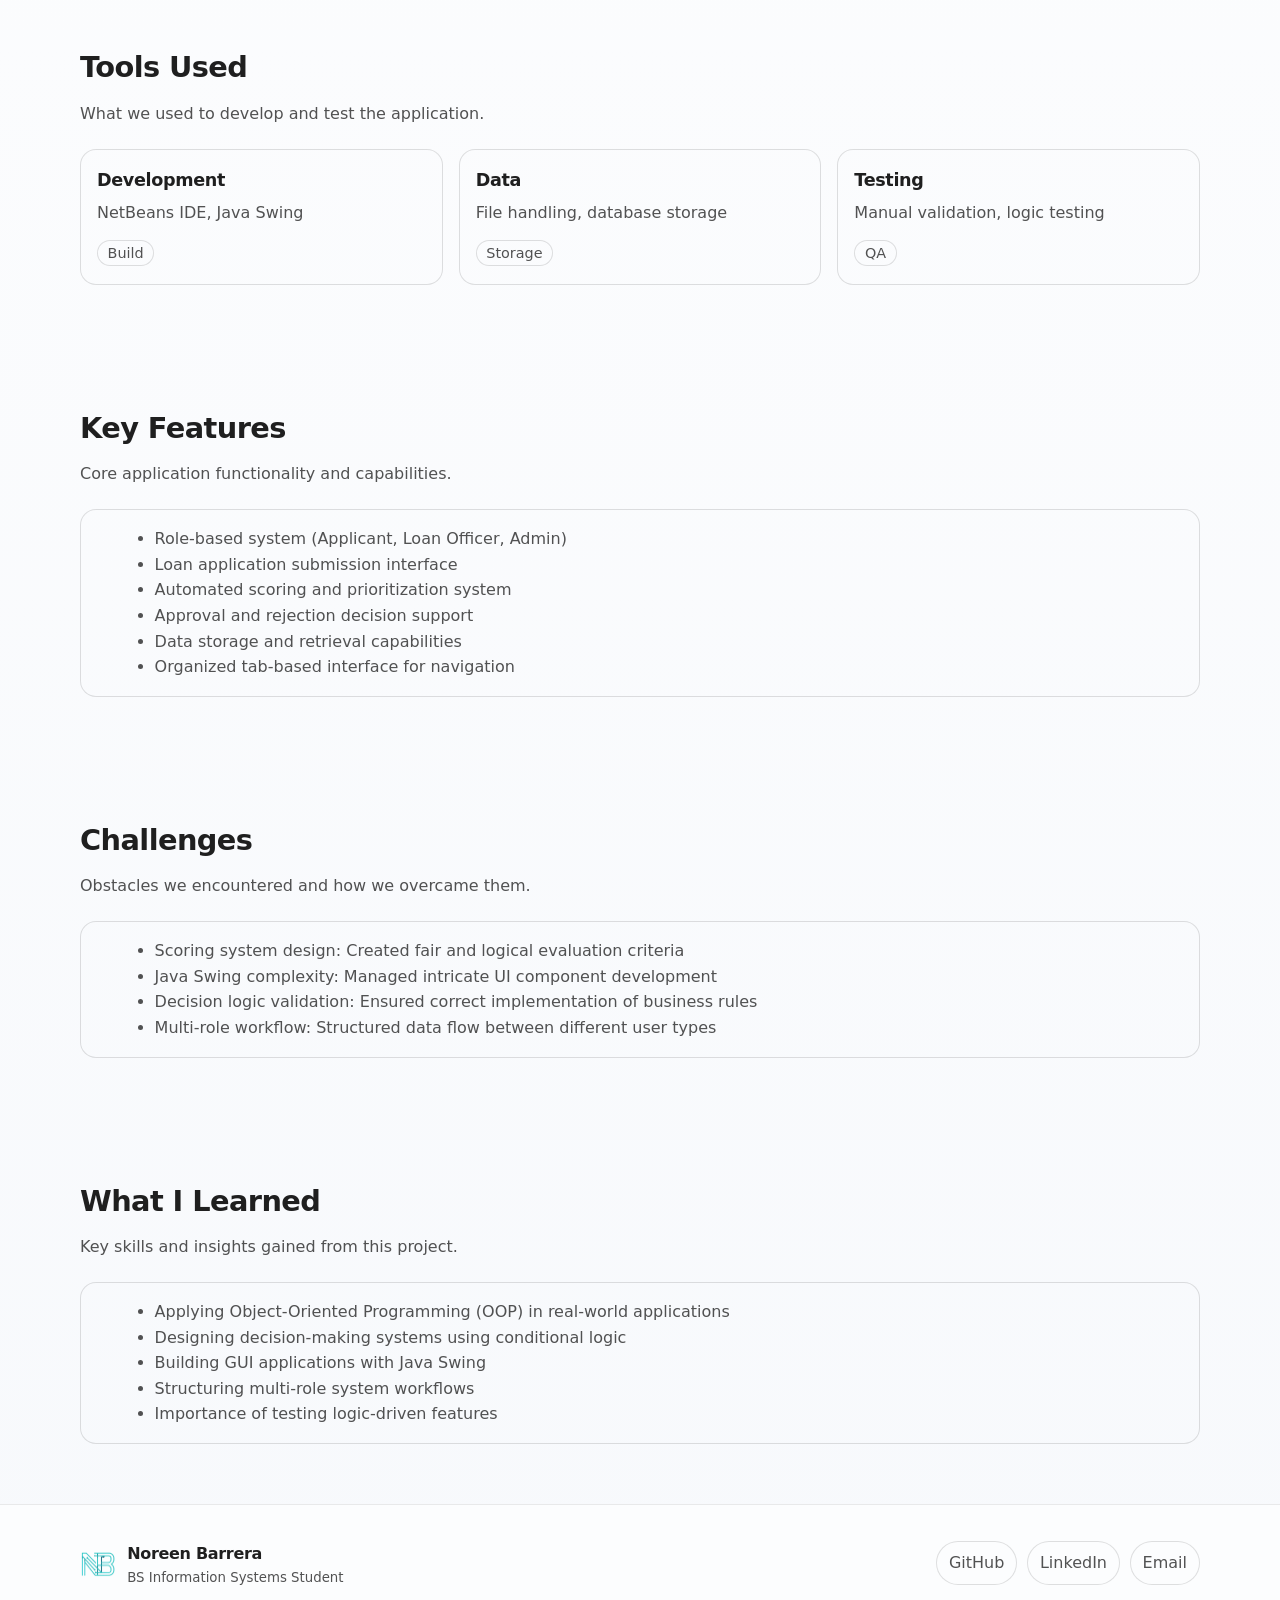
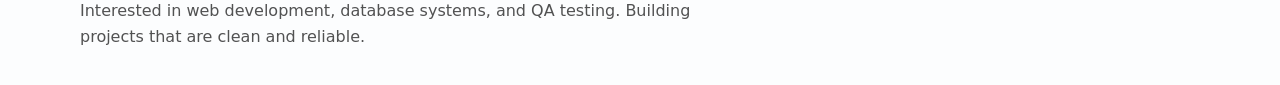
<file: project-loan-approval.html>
<!doctype html>
<html lang="en">
  <head>
    <meta charset="utf-8" />
    <meta name="viewport" content="width=device-width, initial-scale=1" />
    <meta
      name="description"
      content="Priority-Based Loan Approval System case study by Noreen Barrera"
    />
    <title>Loan Approval System - Case Study | Noreen Barrera</title>
    <link rel="stylesheet" href="css/style.css" />
  </head>
  <body>
    <a class="skip-link" href="#main">Skip to content</a>

    <header class="site-header" data-header>
      <div class="container nav">
        <a class="brand" href="index.html">
          <span class="brand-mark" aria-hidden="true">
            <img src="assets/icons/logo.webp" alt="" />
          </span>
          <span>
            Noreen Barrera
            <small>BS Information Systems Student</small>
          </span>
        </a>

        <nav class="nav-links" aria-label="Primary" data-nav>
          <a href="index.html">Home</a>
          <a href="about.html">About</a>
          <a href="projects.html">Projects</a>
          <a href="resume.html">Resume</a>
          <a href="contact.html">Contact</a>
        </nav>

        <div class="nav-actions">
          <button class="theme-toggle" type="button" data-theme-toggle aria-pressed="false" aria-label="Toggle theme">
            <svg viewBox="0 0 24 24" fill="none" aria-hidden="true">
              <path
                d="M12 18a6 6 0 1 0 0-12 6 6 0 0 0 0 12Z"
                stroke="currentColor"
                stroke-width="1.8"
              />
              <path
                d="M12 2v2.5M12 19.5V22M4.2 4.2l1.8 1.8M18 18l1.8 1.8M2 12h2.5M19.5 12H22M4.2 19.8 6 18M18 6l1.8-1.8"
                stroke="currentColor"
                stroke-width="1.8"
                stroke-linecap="round"
              />
            </svg>
          </button>
          <button class="nav-toggle" type="button" data-nav-toggle aria-expanded="false" aria-label="Open menu">
            <span class="nav-toggle-icon" aria-hidden="true">
              <span></span><span></span><span></span>
            </span>
          </button>
        </div>
      </div>
    </header>

    <main id="main">
      <header class="page-header">
        <div class="container">
          <span class="pill reveal">Project Case Study</span>
          <h1 class="reveal">Priority-Based Loan Approval System</h1>
          <p class="reveal">
            A Java-based desktop application that automates loan evaluation and approval using a rule-based scoring system, enabling consistent, efficient, and structured decision-making.
          </p>

          <div class="hero-cta reveal" style="margin-top: 1.1rem">
            <a class="btn btn-primary" href="https://github.com/noreen-barrera/loan_approval_system" target="_blank" rel="noreferrer">GitHub</a>
            <a class="btn" href="https://drive.google.com/file/d/18BlRxRF4ALvLVUvCqqSAf7nCkXJ3hHk4/view?usp=sharing" target="_blank" rel="noreferrer">Video Demo</a>
            <a class="btn btn-ghost" href="projects.html">Back to Projects</a>
          </div>
        </div>
      </header>

      <div class="divider"></div>

      <section class="section">
        <div class="container resume-grid">
          <section class="resume-item reveal" aria-label="Project overview">
            <h2 class="section-title" style="margin-top: 0">Project overview</h2>
            <p class="section-subtitle" style="margin-bottom: 0.6rem">
              What it is, who it's for, and the outcome.
            </p>
            <ul class="list">
              <li><strong>Context:</strong> Data structures and algorithms course project</li>
              <li><strong>Role:</strong> Java developer (scoring logic, UI components, system testing)</li>
              <li><strong>Timeline:</strong> Team project (5 members)</li>
              <li><strong>Impact:</strong> Automated loan evaluation process, improved decision consistency, reduced manual processing time</li>
            </ul>
          </section>

          <section class="resume-item reveal" aria-label="Technologies used">
            <h2 class="section-title" style="margin-top: 0">Technologies used</h2>
            <p class="section-subtitle" style="margin-bottom: 0.75rem">
              Technical stack and development tools.
            </p>
            <div class="stack">
              <span class="badge">Java</span>
              <span class="badge">Java Swing</span>
              <span class="badge">File Handling</span>
              <span class="badge">Database</span>
              <span class="badge">NetBeans</span>
            </div>
          </section>
        </div>
      </section>

      <section class="section" aria-labelledby="problem">
        <div class="container">
          <h2 class="section-title reveal" id="problem">Problem</h2>
          <p class="section-subtitle reveal">
            The challenge we addressed in loan processing automation.
          </p>
          <div class="panel reveal">
            <p style="margin: 0">
              Manual loan evaluation is time-consuming, inconsistent, and prone to subjective decision-making without a structured framework. Loan officers face challenges in applying consistent criteria, leading to variable approval decisions and potential bias in the lending process.
            </p>
          </div>
        </div>
      </section>

      <section class="section" aria-labelledby="solution">
        <div class="container">
          <h2 class="section-title reveal" id="solution">Solution</h2>
          <p class="section-subtitle reveal">
            Our approach and the system we built to automate loan approval.
          </p>
          <div class="panel reveal">
            <ul class="list" style="margin-top: 0">
              <li>Implemented rule-based scoring mechanism for consistent applicant evaluation</li>
              <li>Created role-based system with separate interfaces for applicants, officers, and admins</li>
              <li>Built intuitive GUI with Java Swing for ease of use and navigation</li>
              <li>Developed data persistence system for applicant and loan record management</li>
            </ul>
          </div>
        </div>
      </section>

      <section class="section" aria-labelledby="tools">
        <div class="container">
          <h2 class="section-title reveal" id="tools">Tools Used</h2>
          <p class="section-subtitle reveal">What we used to develop and test the application.</p>

          <div class="grid">
            <article class="card reveal">
              <div class="card-body">
                <h3 class="card-title">Development</h3>
                <p class="card-desc">NetBeans IDE, Java Swing</p>
                <div class="card-meta"><span class="badge">Build</span></div>
              </div>
            </article>
            <article class="card reveal">
              <div class="card-body">
                <h3 class="card-title">Data</h3>
                <p class="card-desc">File handling, database storage</p>
                <div class="card-meta"><span class="badge">Storage</span></div>
              </div>
            </article>
            <article class="card reveal">
              <div class="card-body">
                <h3 class="card-title">Testing</h3>
                <p class="card-desc">Manual validation, logic testing</p>
                <div class="card-meta"><span class="badge">QA</span></div>
              </div>
            </article>
          </div>
        </div>
      </section>

      <section class="section" aria-labelledby="features">
        <div class="container">
          <h2 class="section-title reveal" id="features">Key Features</h2>
          <p class="section-subtitle reveal">Core application functionality and capabilities.</p>
          <div class="panel reveal">
            <ul class="list" style="margin-top: 0">
              <li>Role-based system (Applicant, Loan Officer, Admin)</li>
              <li>Loan application submission interface</li>
              <li>Automated scoring and prioritization system</li>
              <li>Approval and rejection decision support</li>
              <li>Data storage and retrieval capabilities</li>
              <li>Organized tab-based interface for navigation</li>
            </ul>
          </div>
        </div>
      </section>

      <!--
      <section class="section" aria-labelledby="screenshots">
        <div class="container">
          <h2 class="section-title reveal" id="screenshots">Screenshots</h2>
          <p class="section-subtitle reveal">
            Application interface and key features demonstration.
          </p>

          <div class="grid">
            <article class="card reveal">
              <div class="card-media">
                <img src="assets/images/LoanApproval.webp" alt="Priority-Based Loan Approval System screenshot" loading="lazy" />
              </div>
              <div class="card-body">
                <h3 class="card-title">Main dashboard</h3>
                <p class="card-desc">Application interface for loan submission and status tracking.</p>
              </div>
            </article>

            <article class="card reveal">
              <div class="card-media">
                <div class="media-placeholder">Screenshot 2 placeholder<br />Scoring interface</div>
              </div>
              <div class="card-body">
                <h3 class="card-title">Scoring system</h3>
                <p class="card-desc">Automated loan evaluation and prioritization interface.</p>
              </div>
            </article>

            <article class="card reveal">
              <div class="card-media">
                <div class="media-placeholder">Screenshot 3 placeholder<br />Admin panel</div>
              </div>
              <div class="card-body">
                <h3 class="card-title">Administrative view</h3>
                <p class="card-desc">System management and decision review interface.</p>
              </div>
            </article>
          </div>
        </div>
      </section>
      -->

      <section class="section" aria-labelledby="challenges">
        <div class="container">
          <h2 class="section-title reveal" id="challenges">Challenges</h2>
          <p class="section-subtitle reveal">
            Obstacles we encountered and how we overcame them.
          </p>
          <div class="panel reveal">
            <ul class="list" style="margin-top: 0">
              <li>Scoring system design: Created fair and logical evaluation criteria</li>
              <li>Java Swing complexity: Managed intricate UI component development</li>
              <li>Decision logic validation: Ensured correct implementation of business rules</li>
              <li>Multi-role workflow: Structured data flow between different user types</li>
            </ul>
          </div>
        </div>
      </section>

      <section class="section" aria-labelledby="learned">
        <div class="container">
          <h2 class="section-title reveal" id="learned">What I Learned</h2>
          <p class="section-subtitle reveal">Key skills and insights gained from this project.</p>
          <div class="panel reveal">
            <ul class="list" style="margin-top: 0">
              <li>Applying Object-Oriented Programming (OOP) in real-world applications</li>
              <li>Designing decision-making systems using conditional logic</li>
              <li>Building GUI applications with Java Swing</li>
              <li>Structuring multi-role system workflows</li>
              <li>Importance of testing logic-driven features</li>
            </ul>
          </div>
        </div>
      </section>
    </main>

    <footer class="site-footer">
      <div class="container footer-grid">
        <div>
          <a class="brand" href="index.html">
            <span class="brand-mark" aria-hidden="true">
              <img src="assets/icons/logo.webp" alt="" />
            </span>
            <span>
              Noreen Barrera
              <small>BS Information Systems Student</small>
            </span>
          </a>
          <p>Interested in web development, database systems, and QA testing. Building projects that are clean and reliable.</p>
        </div>
        <div class="footer-links" aria-label="Social links">
          <a href="https://github.com/noreen-barrera" target="_blank" rel="noreferrer">GitHub</a>
          <a href="https://linkedin.com/in/noreen-barrera-1017b0377/" target="_blank" rel="noreferrer">LinkedIn</a>
          <a href="mailto:barreranoreen06@gmail.com">Email</a>
        </div>
      </div>
    </footer>

    <button class="to-top" type="button" data-to-top aria-label="Scroll to top">↑</button>
    <script src="js/script.js"></script>
  </body>
</html>
</file>
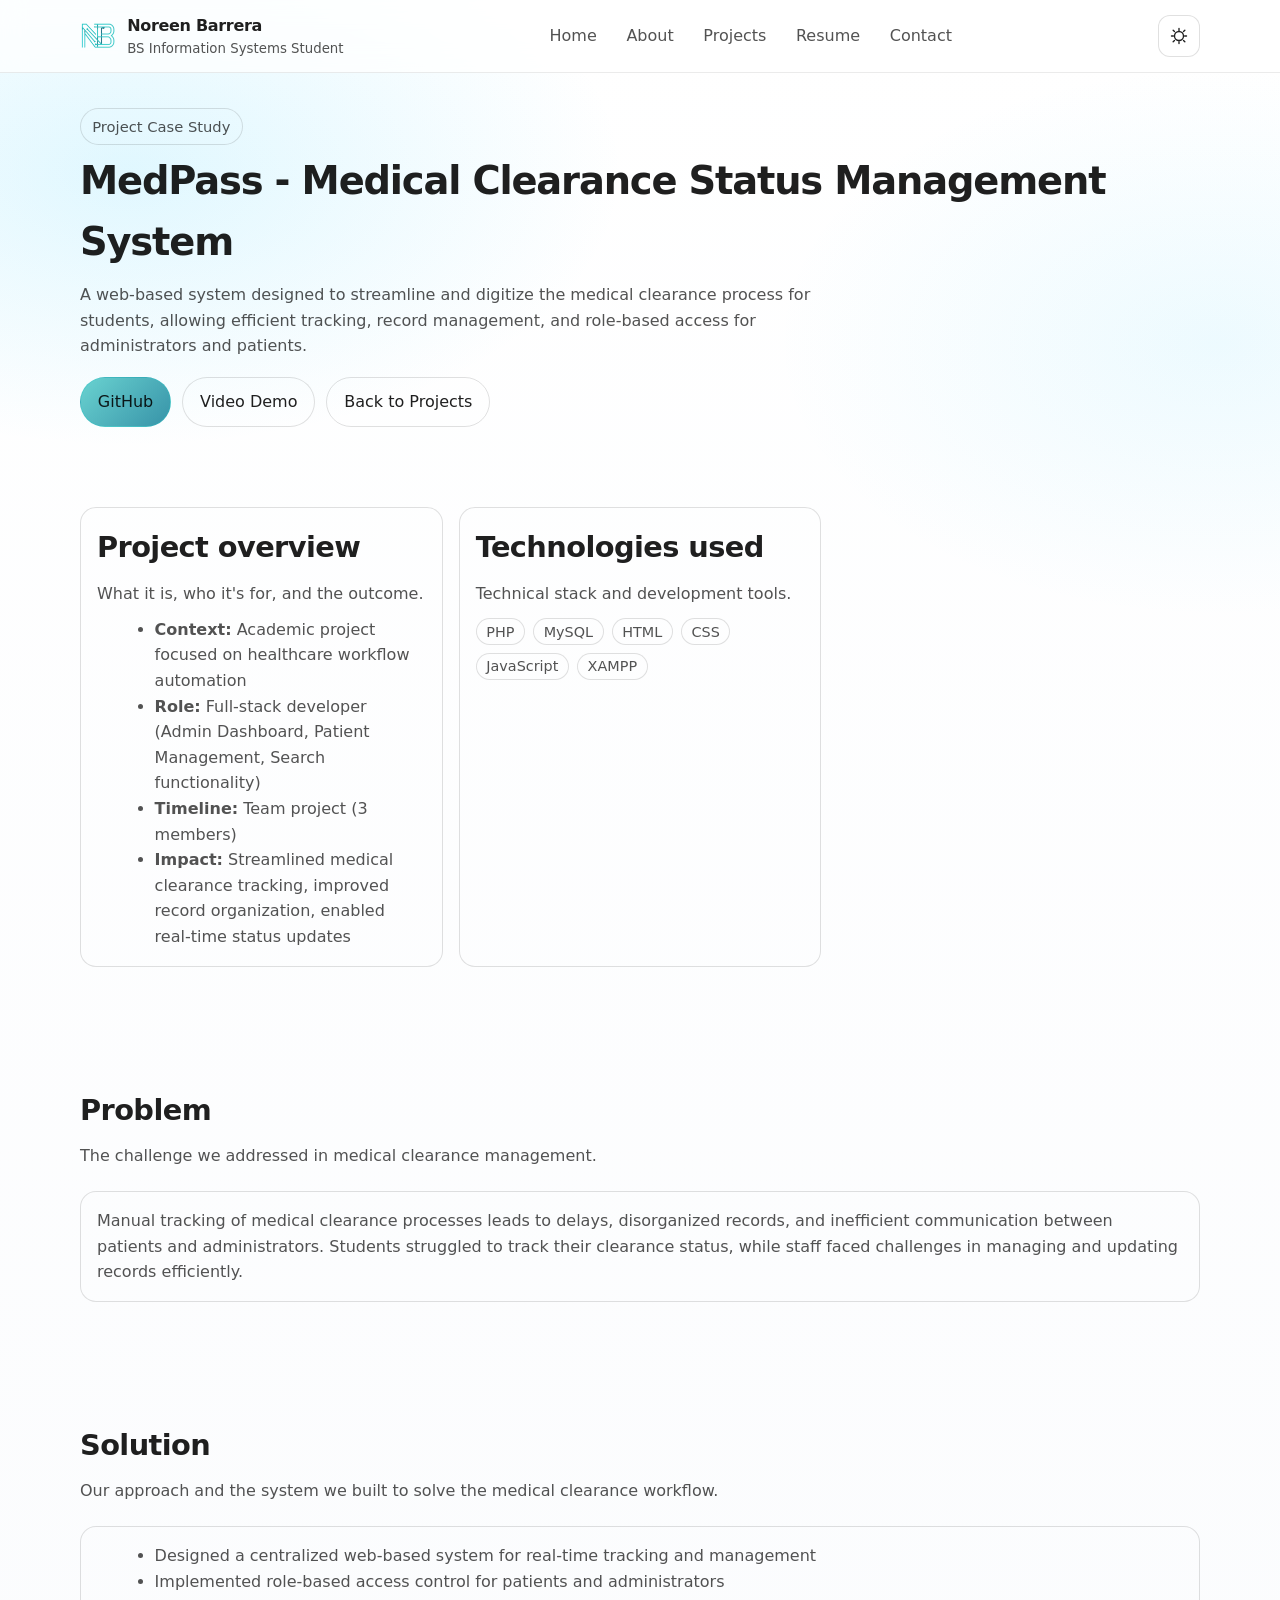
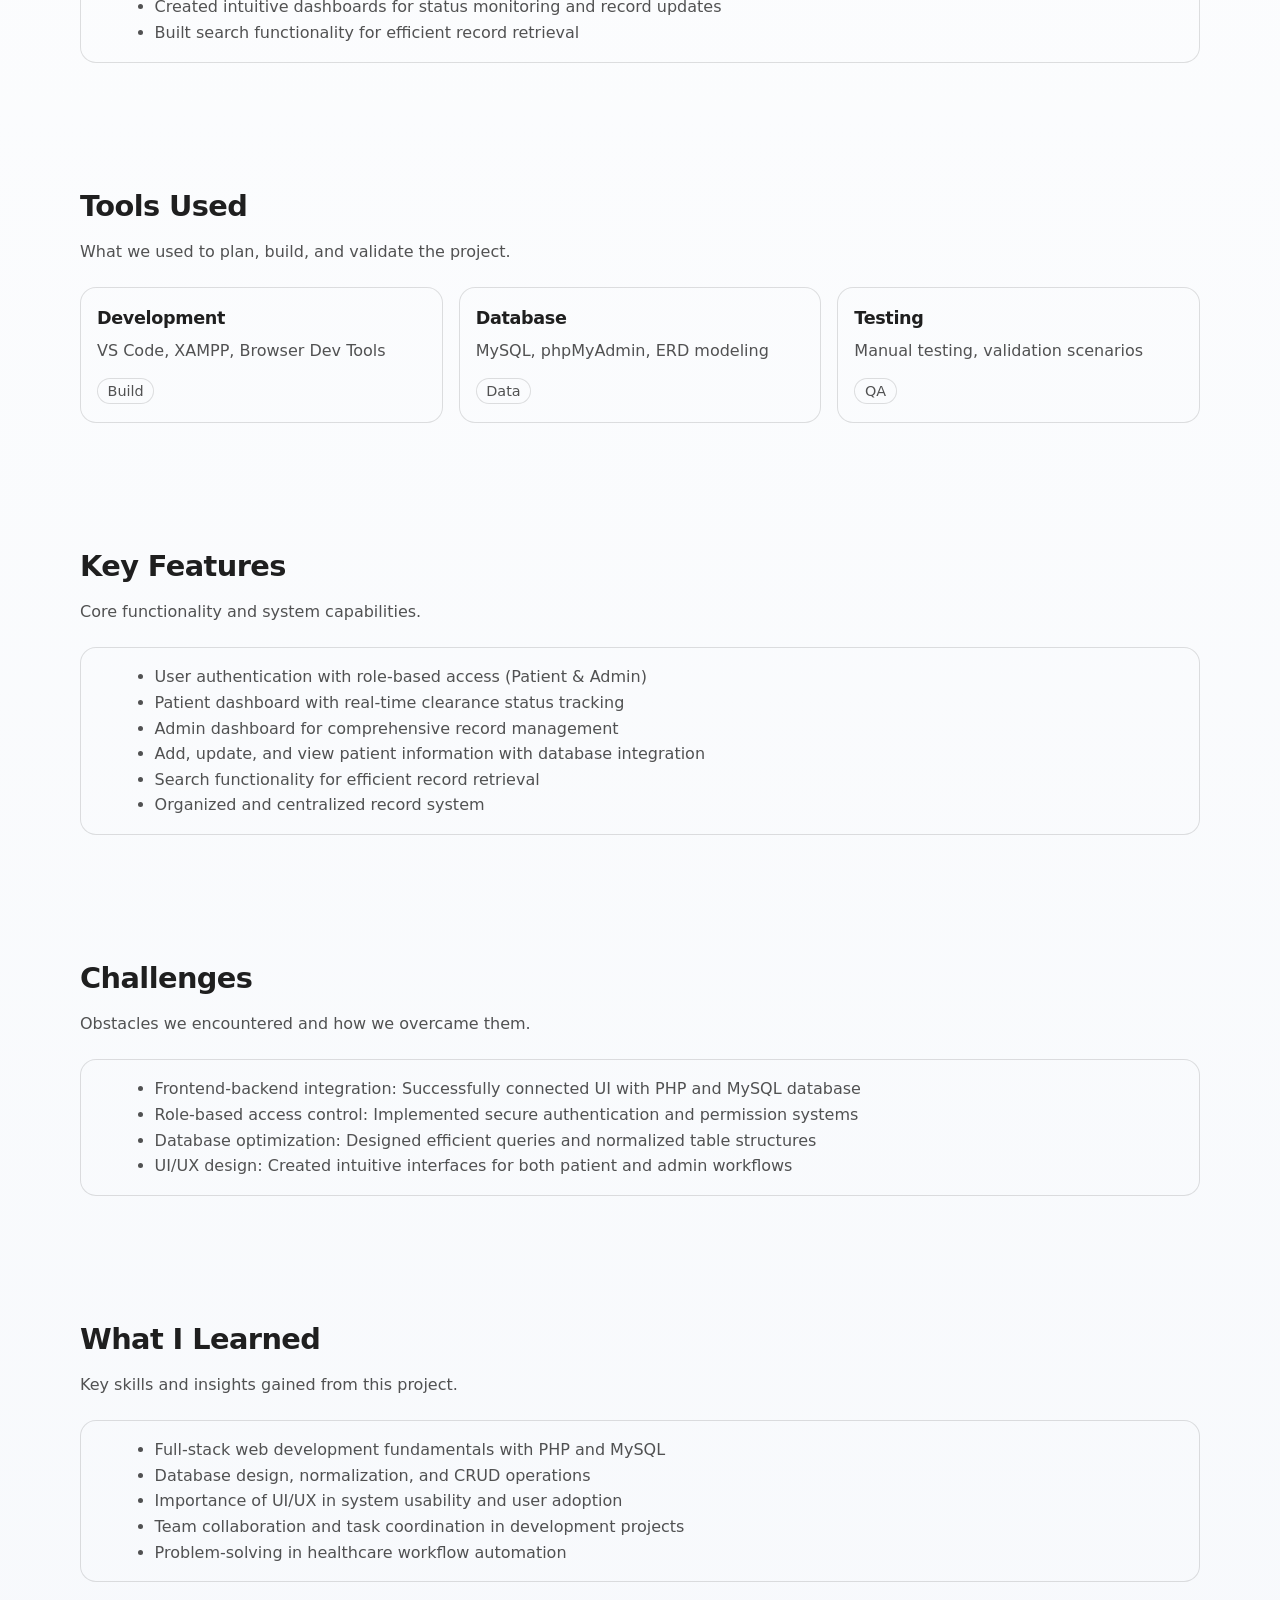
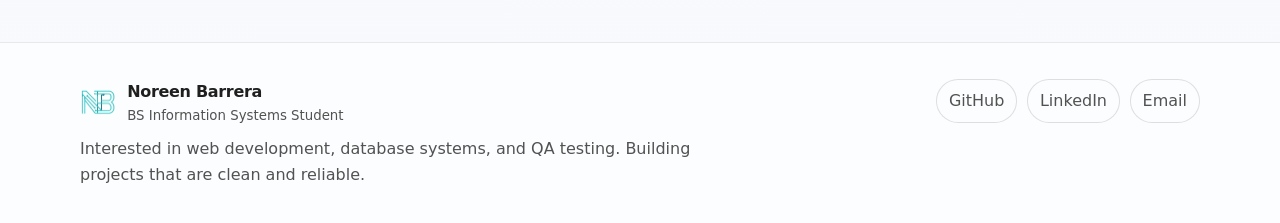
<file: project-medpass.html>
<!doctype html>
<html lang="en">
  <head>
    <meta charset="utf-8" />
    <meta name="viewport" content="width=device-width, initial-scale=1" />
    <meta
      name="description"
      content="MedPass - Medical Clearance Status Management System case study by Noreen Barrera"
    />
    <title>MedPass - Case Study | Noreen Barrera</title>
    <link rel="stylesheet" href="css/style.css" />
  </head>
  <body>
    <a class="skip-link" href="#main">Skip to content</a>

    <header class="site-header" data-header>
      <div class="container nav">
        <a class="brand" href="index.html">
          <span class="brand-mark" aria-hidden="true">
            <img src="assets/icons/logo.webp" alt="" />
          </span>
          <span>
            Noreen Barrera
            <small>BS Information Systems Student</small>
          </span>
        </a>

        <nav class="nav-links" aria-label="Primary" data-nav>
          <a href="index.html">Home</a>
          <a href="about.html">About</a>
          <a href="projects.html">Projects</a>
          <a href="resume.html">Resume</a>
          <a href="contact.html">Contact</a>
        </nav>

        <div class="nav-actions">
          <button class="theme-toggle" type="button" data-theme-toggle aria-pressed="false" aria-label="Toggle theme">
            <svg viewBox="0 0 24 24" fill="none" aria-hidden="true">
              <path
                d="M12 18a6 6 0 1 0 0-12 6 6 0 0 0 0 12Z"
                stroke="currentColor"
                stroke-width="1.8"
              />
              <path
                d="M12 2v2.5M12 19.5V22M4.2 4.2l1.8 1.8M18 18l1.8 1.8M2 12h2.5M19.5 12H22M4.2 19.8 6 18M18 6l1.8-1.8"
                stroke="currentColor"
                stroke-width="1.8"
                stroke-linecap="round"
              />
            </svg>
          </button>
          <button class="nav-toggle" type="button" data-nav-toggle aria-expanded="false" aria-label="Open menu">
            <span class="nav-toggle-icon" aria-hidden="true">
              <span></span><span></span><span></span>
            </span>
          </button>
        </div>
      </div>
    </header>

    <main id="main">
      <header class="page-header">
        <div class="container">
          <span class="pill reveal">Project Case Study</span>
          <h1 class="reveal">MedPass - Medical Clearance Status Management System</h1>
          <p class="reveal">
            A web-based system designed to streamline and digitize the medical clearance process for students, allowing efficient tracking, record management, and role-based access for administrators and patients.
          </p>

          <div class="hero-cta reveal" style="margin-top: 1.1rem">
            <a class="btn btn-primary" href="https://github.com/noreen-barrera/MedPass_medical_clearance_system" target="_blank" rel="noreferrer">GitHub</a>
            <a class="btn" href="https://drive.google.com/file/d/1DOpY8RmNqH4WLFZCWHJDNihqgYQYROHg/view?usp=sharing" target="_blank" rel="noreferrer">Video Demo</a>
            <a class="btn btn-ghost" href="projects.html">Back to Projects</a>
          </div>
        </div>
      </header>

      <div class="divider"></div>

      <section class="section">
        <div class="container resume-grid">
          <section class="resume-item reveal" aria-label="Project overview">
            <h2 class="section-title" style="margin-top: 0">Project overview</h2>
            <p class="section-subtitle" style="margin-bottom: 0.6rem">
              What it is, who it's for, and the outcome.
            </p>
            <ul class="list">
              <li><strong>Context:</strong> Academic project focused on healthcare workflow automation</li>
              <li><strong>Role:</strong> Full-stack developer (Admin Dashboard, Patient Management, Search functionality)</li>
              <li><strong>Timeline:</strong> Team project (3 members)</li>
              <li><strong>Impact:</strong> Streamlined medical clearance tracking, improved record organization, enabled real-time status updates</li>
            </ul>
          </section>

          <section class="resume-item reveal" aria-label="Technologies used">
            <h2 class="section-title" style="margin-top: 0">Technologies used</h2>
            <p class="section-subtitle" style="margin-bottom: 0.75rem">
              Technical stack and development tools.
            </p>
            <div class="stack">
              <span class="badge">PHP</span>
              <span class="badge">MySQL</span>
              <span class="badge">HTML</span>
              <span class="badge">CSS</span>
              <span class="badge">JavaScript</span>
              <span class="badge">XAMPP</span>
            </div>
          </section>
        </div>
      </section>

      <section class="section" aria-labelledby="problem">
        <div class="container">
          <h2 class="section-title reveal" id="problem">Problem</h2>
          <p class="section-subtitle reveal">
            The challenge we addressed in medical clearance management.
          </p>
          <div class="panel reveal">
            <p style="margin: 0">
              Manual tracking of medical clearance processes leads to delays, disorganized records, and inefficient communication between patients and administrators. Students struggled to track their clearance status, while staff faced challenges in managing and updating records efficiently.
            </p>
          </div>
        </div>
      </section>

      <section class="section" aria-labelledby="solution">
        <div class="container">
          <h2 class="section-title reveal" id="solution">Solution</h2>
          <p class="section-subtitle reveal">
            Our approach and the system we built to solve the medical clearance workflow.
          </p>
          <div class="panel reveal">
            <ul class="list" style="margin-top: 0">
              <li>Designed a centralized web-based system for real-time tracking and management</li>
              <li>Implemented role-based access control for patients and administrators</li>
              <li>Created intuitive dashboards for status monitoring and record updates</li>
              <li>Built search functionality for efficient record retrieval</li>
            </ul>
          </div>
        </div>
      </section>

      <section class="section" aria-labelledby="tools">
        <div class="container">
          <h2 class="section-title reveal" id="tools">Tools Used</h2>
          <p class="section-subtitle reveal">What we used to plan, build, and validate the project.</p>

          <div class="grid">
            <article class="card reveal">
              <div class="card-body">
                <h3 class="card-title">Development</h3>
                <p class="card-desc">VS Code, XAMPP, Browser Dev Tools</p>
                <div class="card-meta"><span class="badge">Build</span></div>
              </div>
            </article>
            <article class="card reveal">
              <div class="card-body">
                <h3 class="card-title">Database</h3>
                <p class="card-desc">MySQL, phpMyAdmin, ERD modeling</p>
                <div class="card-meta"><span class="badge">Data</span></div>
              </div>
            </article>
            <article class="card reveal">
              <div class="card-body">
                <h3 class="card-title">Testing</h3>
                <p class="card-desc">Manual testing, validation scenarios</p>
                <div class="card-meta"><span class="badge">QA</span></div>
              </div>
            </article>
          </div>
        </div>
      </section>

      <section class="section" aria-labelledby="features">
        <div class="container">
          <h2 class="section-title reveal" id="features">Key Features</h2>
          <p class="section-subtitle reveal">Core functionality and system capabilities.</p>
          <div class="panel reveal">
            <ul class="list" style="margin-top: 0">
              <li>User authentication with role-based access (Patient & Admin)</li>
              <li>Patient dashboard with real-time clearance status tracking</li>
              <li>Admin dashboard for comprehensive record management</li>
              <li>Add, update, and view patient information with database integration</li>
              <li>Search functionality for efficient record retrieval</li>
              <li>Organized and centralized record system</li>
            </ul>
          </div>
        </div>
      </section>

      <!--
      <section class="section" aria-labelledby="screenshots">
        <div class="container">
          <h2 class="section-title reveal" id="screenshots">Screenshots</h2>
          <p class="section-subtitle reveal">
            Project interface and key features demonstration.
          </p>

          <div class="grid">
            <article class="card reveal">
              <div class="card-media">
                <img src="assets/images/MedPass.webp" alt="MedPass Medical Clearance Status Management System screenshot" loading="lazy" />
              </div>
              <div class="card-body">
                <h3 class="card-title">Main dashboard</h3>
                <p class="card-desc">Patient and admin interface for tracking medical clearance status.</p>
              </div>
            </article>

            <article class="card reveal">
              <div class="card-media">
                <div class="media-placeholder">Screenshot 2 placeholder<br />Admin panel</div>
              </div>
              <div class="card-body">
                <h3 class="card-title">Admin management</h3>
                <p class="card-desc">Administrative interface for managing patient records and system operations.</p>
              </div>
            </article>

            <article class="card reveal">
              <div class="card-media">
                <div class="media-placeholder">Screenshot 3 placeholder<br />Search functionality</div>
              </div>
              <div class="card-body">
                <h3 class="card-title">Record search</h3>
                <p class="card-desc">Search interface for efficient patient record retrieval and management.</p>
              </div>
            </article>
          </div>
        </div>
      </section>
      -->

      <section class="section" aria-labelledby="challenges">
        <div class="container">
          <h2 class="section-title reveal" id="challenges">Challenges</h2>
          <p class="section-subtitle reveal">
            Obstacles we encountered and how we overcame them.
          </p>
          <div class="panel reveal">
            <ul class="list" style="margin-top: 0">
              <li>Frontend-backend integration: Successfully connected UI with PHP and MySQL database</li>
              <li>Role-based access control: Implemented secure authentication and permission systems</li>
              <li>Database optimization: Designed efficient queries and normalized table structures</li>
              <li>UI/UX design: Created intuitive interfaces for both patient and admin workflows</li>
            </ul>
          </div>
        </div>
      </section>

      <section class="section" aria-labelledby="learned">
        <div class="container">
          <h2 class="section-title reveal" id="learned">What I Learned</h2>
          <p class="section-subtitle reveal">Key skills and insights gained from this project.</p>
          <div class="panel reveal">
            <ul class="list" style="margin-top: 0">
              <li>Full-stack web development fundamentals with PHP and MySQL</li>
              <li>Database design, normalization, and CRUD operations</li>
              <li>Importance of UI/UX in system usability and user adoption</li>
              <li>Team collaboration and task coordination in development projects</li>
              <li>Problem-solving in healthcare workflow automation</li>
            </ul>
          </div>
        </div>
      </section>
    </main>

    <footer class="site-footer">
      <div class="container footer-grid">
        <div>
          <a class="brand" href="index.html">
            <span class="brand-mark" aria-hidden="true">
              <img src="assets/icons/logo.webp" alt="" />
            </span>
            <span>
              Noreen Barrera
              <small>BS Information Systems Student</small>
            </span>
          </a>
          <p>Interested in web development, database systems, and QA testing. Building projects that are clean and reliable.</p>
        </div>
        <div class="footer-links" aria-label="Social links">
          <a href="https://github.com/noreen-barrera" target="_blank" rel="noreferrer">GitHub</a>
          <a href="https://linkedin.com/in/noreen-barrera-1017b0377/" target="_blank" rel="noreferrer">LinkedIn</a>
          <a href="mailto:barreranoreen06@gmail.com">Email</a>
        </div>
      </div>
    </footer>

    <button class="to-top" type="button" data-to-top aria-label="Scroll to top">↑</button>
    <script src="js/script.js"></script>
  </body>
</html>
</file>
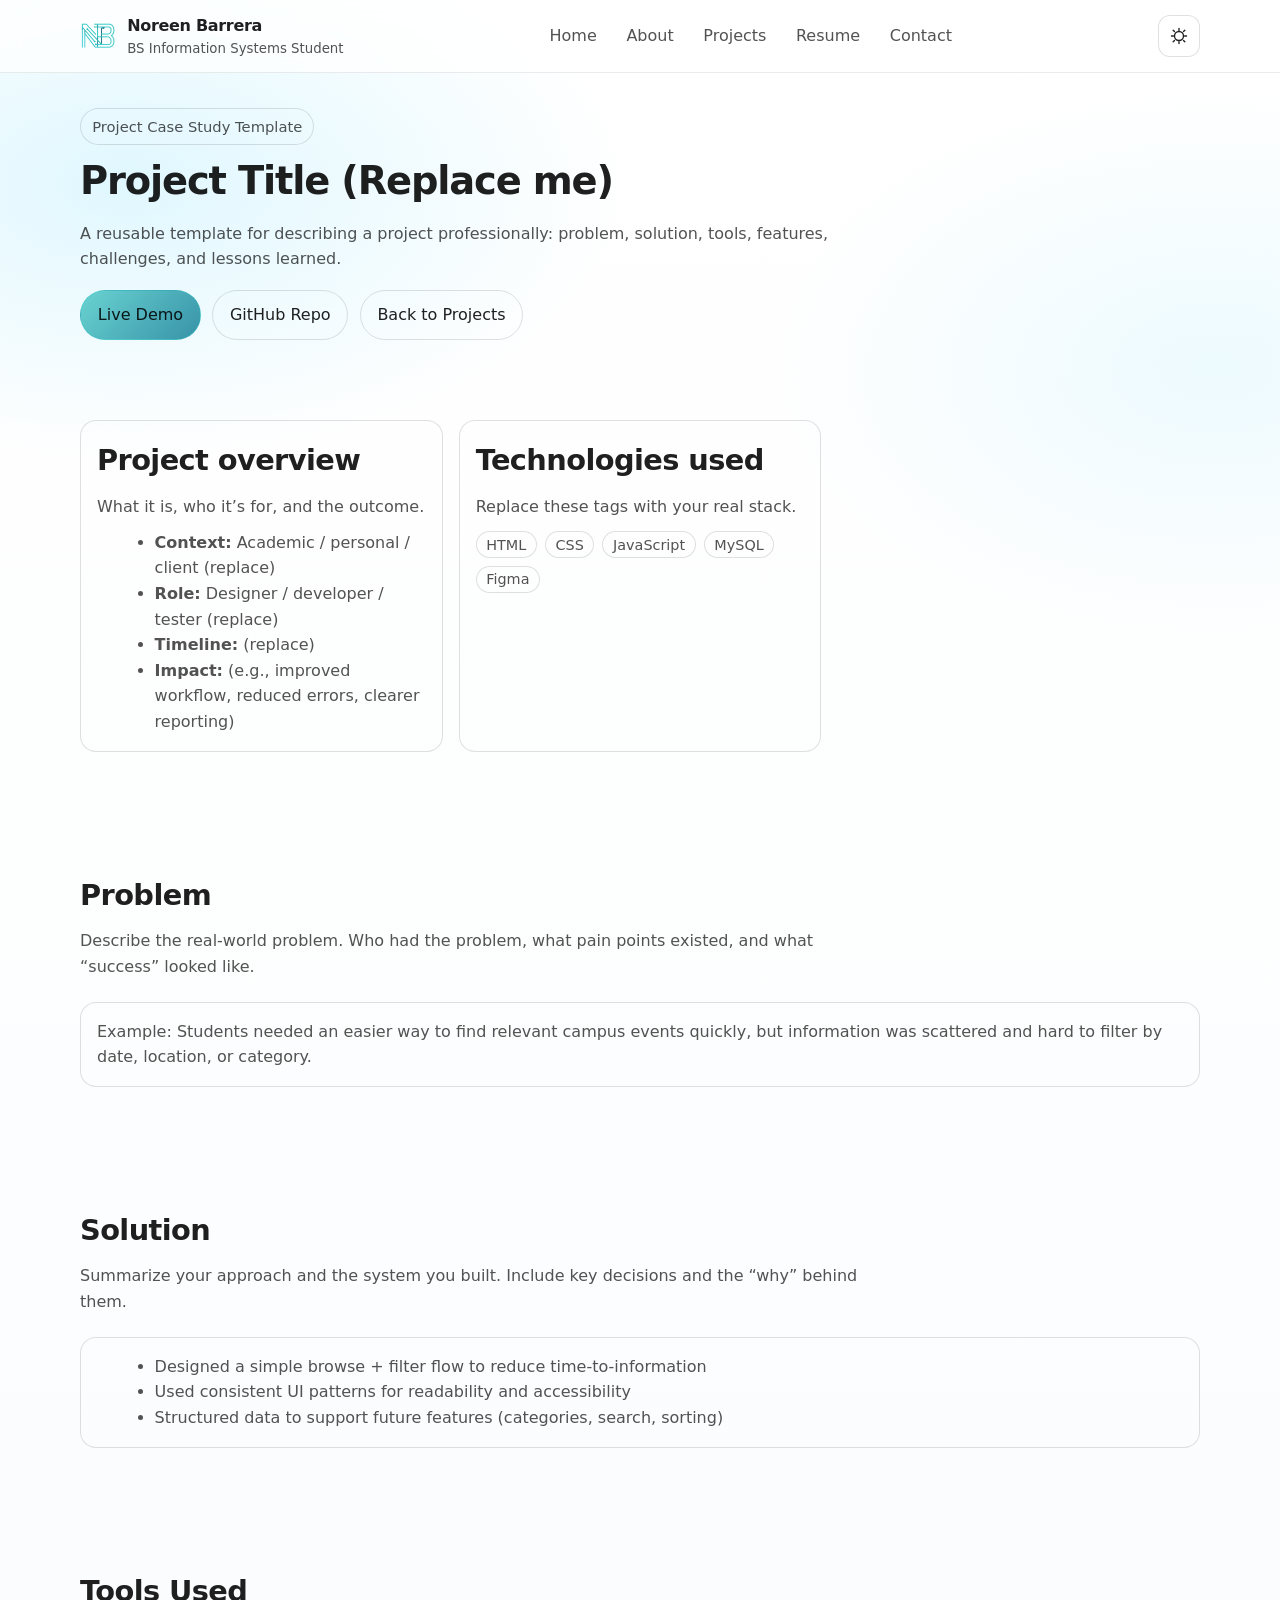
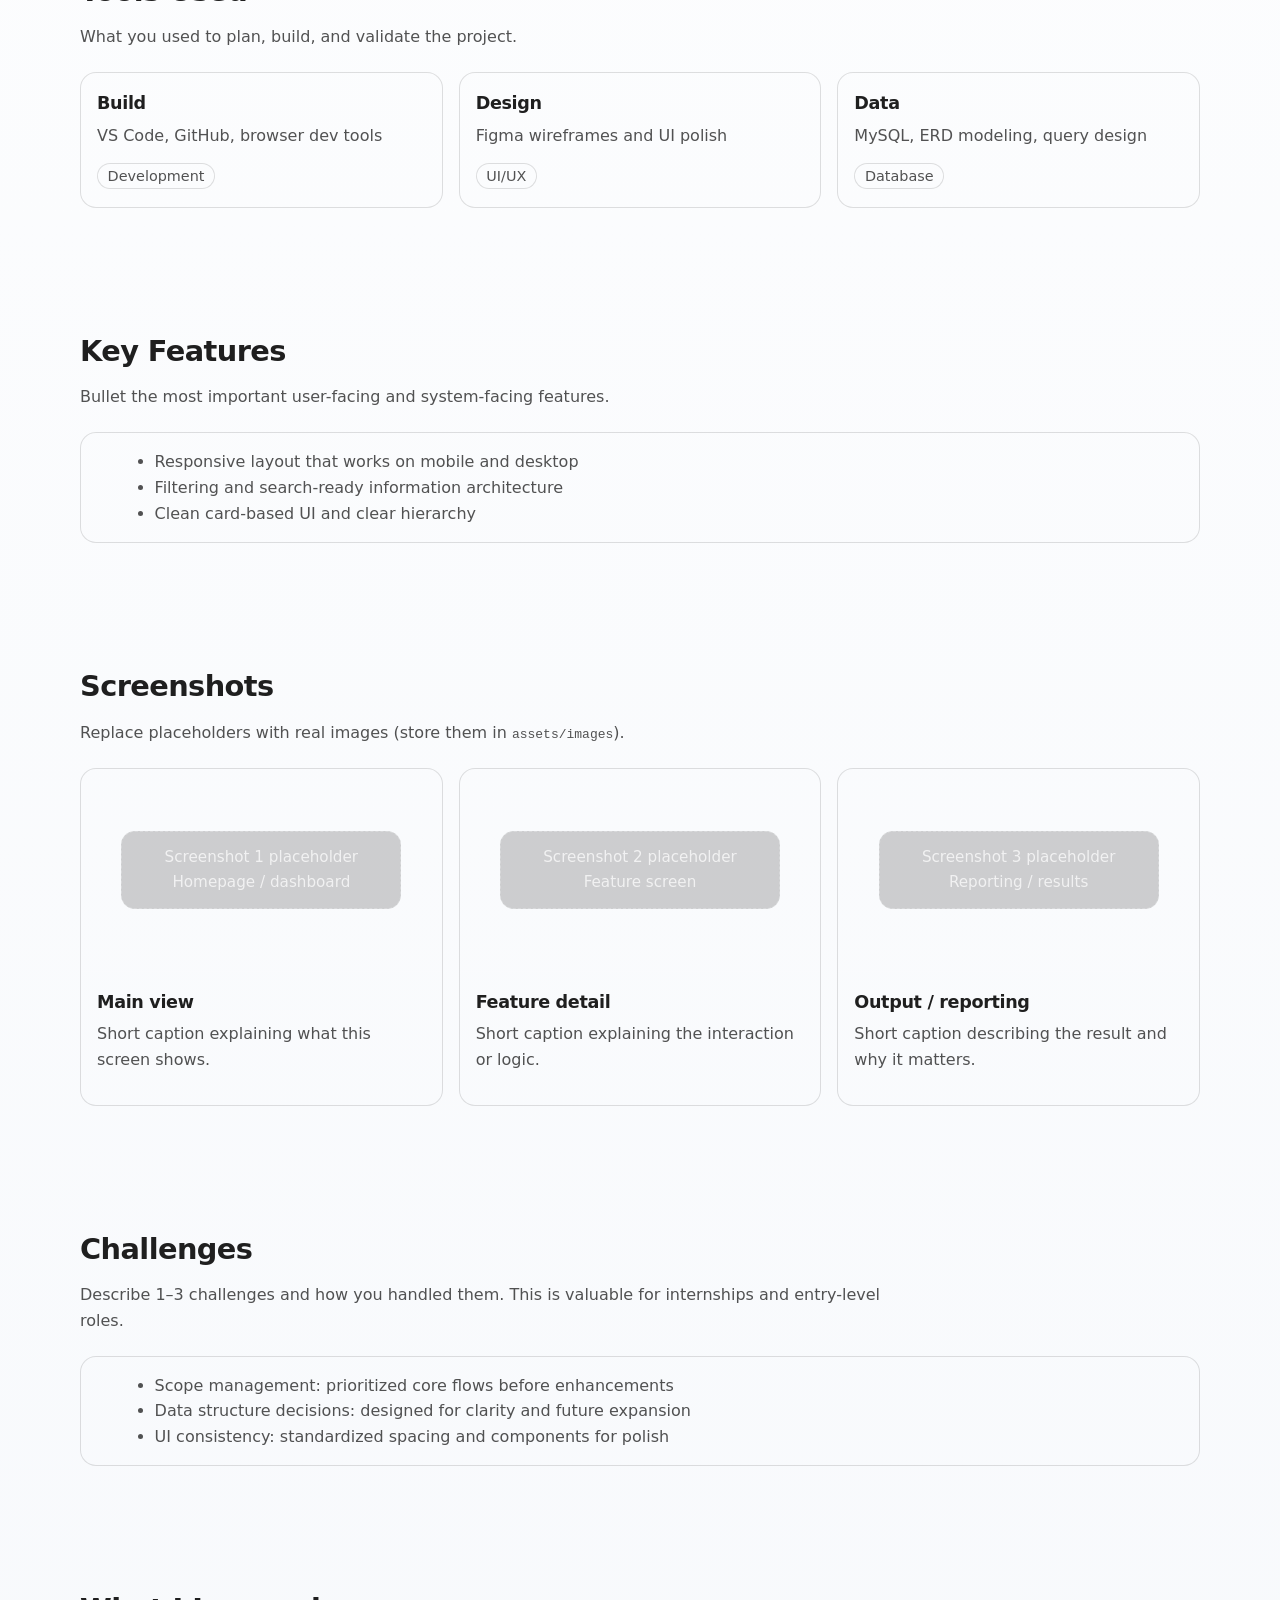
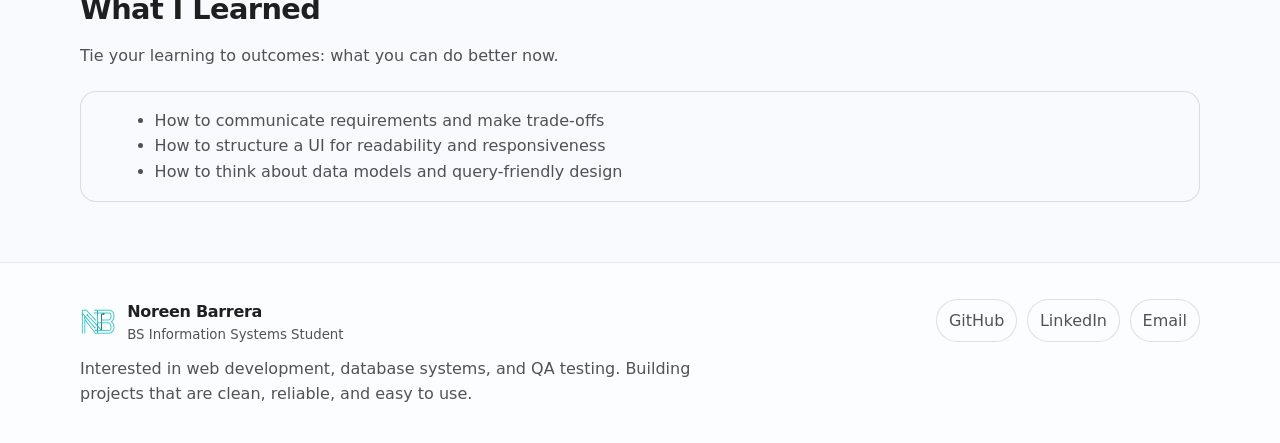
<file: project-template.html>
<!doctype html>
<html lang="en">
  <head>
    <meta charset="utf-8" />
    <meta name="viewport" content="width=device-width, initial-scale=1" />
    <meta name="description" content="Project case study template — Noreen Barrera portfolio." />
    <title>Project Case Study | Noreen Barrera</title>
    <link rel="stylesheet" href="css/style.css" />
  </head>
  <body>
    <a class="skip-link" href="#main">Skip to content</a>

    <header class="site-header" data-header>
      <div class="container nav">
        <a class="brand" href="index.html">
          <span class="brand-mark" aria-hidden="true">
            <img src="assets/icons/logo.webp" alt="" />
          </span>
          <span>
            Noreen Barrera
            <small>BS Information Systems Student</small>
          </span>
        </a>

        <nav class="nav-links" aria-label="Primary" data-nav>
          <a href="index.html">Home</a>
          <a href="about.html">About</a>
          <a href="projects.html">Projects</a>
          <a href="resume.html">Resume</a>
          <a href="contact.html">Contact</a>
        </nav>

        <div class="nav-actions">
          <button class="theme-toggle" type="button" data-theme-toggle aria-pressed="false" aria-label="Toggle theme">
            <svg viewBox="0 0 24 24" fill="none" aria-hidden="true">
              <path
                d="M12 18a6 6 0 1 0 0-12 6 6 0 0 0 0 12Z"
                stroke="currentColor"
                stroke-width="1.8"
              />
              <path
                d="M12 2v2.5M12 19.5V22M4.2 4.2l1.8 1.8M18 18l1.8 1.8M2 12h2.5M19.5 12H22M4.2 19.8 6 18M18 6l1.8-1.8"
                stroke="currentColor"
                stroke-width="1.8"
                stroke-linecap="round"
              />
            </svg>
          </button>
          <button class="nav-toggle" type="button" data-nav-toggle aria-expanded="false" aria-label="Open menu">
            <span class="nav-toggle-icon" aria-hidden="true">
              <span></span><span></span><span></span>
            </span>
          </button>
        </div>
      </div>
    </header>

    <main id="main">
      <header class="page-header">
        <div class="container">
          <span class="pill reveal">Project Case Study Template</span>
          <h1 class="reveal">Project Title (Replace me)</h1>
          <p class="reveal">
            A reusable template for describing a project professionally: problem, solution, tools, features, challenges,
            and lessons learned.
          </p>

          <div class="hero-cta reveal" style="margin-top: 1.1rem">
            <a class="btn btn-primary" href="#" aria-disabled="true">Live Demo</a>
            <a class="btn" href="https://github.com/" target="_blank" rel="noreferrer">GitHub Repo</a>
            <a class="btn btn-ghost" href="projects.html">Back to Projects</a>
          </div>
        </div>
      </header>

      <div class="divider"></div>

      <section class="section">
        <div class="container resume-grid">
          <section class="resume-item reveal" aria-label="Project overview">
            <h2 class="section-title" style="margin-top: 0">Project overview</h2>
            <p class="section-subtitle" style="margin-bottom: 0.6rem">
              What it is, who it’s for, and the outcome.
            </p>
            <ul class="list">
              <li><strong>Context:</strong> Academic / personal / client (replace)</li>
              <li><strong>Role:</strong> Designer / developer / tester (replace)</li>
              <li><strong>Timeline:</strong> (replace)</li>
              <li><strong>Impact:</strong> (e.g., improved workflow, reduced errors, clearer reporting)</li>
            </ul>
          </section>

          <section class="resume-item reveal" aria-label="Technologies used">
            <h2 class="section-title" style="margin-top: 0">Technologies used</h2>
            <p class="section-subtitle" style="margin-bottom: 0.75rem">
              Replace these tags with your real stack.
            </p>
            <div class="stack">
              <span class="badge">HTML</span>
              <span class="badge">CSS</span>
              <span class="badge">JavaScript</span>
              <span class="badge">MySQL</span>
              <span class="badge">Figma</span>
            </div>
          </section>
        </div>
      </section>

      <section class="section" aria-labelledby="problem">
        <div class="container">
          <h2 class="section-title reveal" id="problem">Problem</h2>
          <p class="section-subtitle reveal">
            Describe the real-world problem. Who had the problem, what pain points existed, and what “success” looked
            like.
          </p>
          <div class="panel reveal">
            <p style="margin: 0">
              Example: Students needed an easier way to find relevant campus events quickly, but information was
              scattered and hard to filter by date, location, or category.
            </p>
          </div>
        </div>
      </section>

      <section class="section" aria-labelledby="solution">
        <div class="container">
          <h2 class="section-title reveal" id="solution">Solution</h2>
          <p class="section-subtitle reveal">
            Summarize your approach and the system you built. Include key decisions and the “why” behind them.
          </p>
          <div class="panel reveal">
            <ul class="list" style="margin-top: 0">
              <li>Designed a simple browse + filter flow to reduce time-to-information</li>
              <li>Used consistent UI patterns for readability and accessibility</li>
              <li>Structured data to support future features (categories, search, sorting)</li>
            </ul>
          </div>
        </div>
      </section>

      <section class="section" aria-labelledby="tools">
        <div class="container">
          <h2 class="section-title reveal" id="tools">Tools Used</h2>
          <p class="section-subtitle reveal">What you used to plan, build, and validate the project.</p>

          <div class="grid">
            <article class="card reveal">
              <div class="card-body">
                <h3 class="card-title">Build</h3>
                <p class="card-desc">VS Code, GitHub, browser dev tools</p>
                <div class="card-meta"><span class="badge">Development</span></div>
              </div>
            </article>
            <article class="card reveal">
              <div class="card-body">
                <h3 class="card-title">Design</h3>
                <p class="card-desc">Figma wireframes and UI polish</p>
                <div class="card-meta"><span class="badge">UI/UX</span></div>
              </div>
            </article>
            <article class="card reveal">
              <div class="card-body">
                <h3 class="card-title">Data</h3>
                <p class="card-desc">MySQL, ERD modeling, query design</p>
                <div class="card-meta"><span class="badge">Database</span></div>
              </div>
            </article>
          </div>
        </div>
      </section>

      <section class="section" aria-labelledby="features">
        <div class="container">
          <h2 class="section-title reveal" id="features">Key Features</h2>
          <p class="section-subtitle reveal">Bullet the most important user-facing and system-facing features.</p>
          <div class="panel reveal">
            <ul class="list" style="margin-top: 0">
              <li>Responsive layout that works on mobile and desktop</li>
              <li>Filtering and search-ready information architecture</li>
              <li>Clean card-based UI and clear hierarchy</li>
            </ul>
          </div>
        </div>
      </section>

      <section class="section" aria-labelledby="screenshots">
        <div class="container">
          <h2 class="section-title reveal" id="screenshots">Screenshots</h2>
          <p class="section-subtitle reveal">
            Replace placeholders with real images (store them in <code>assets/images</code>).
          </p>

          <div class="grid">
            <article class="card reveal">
              <div class="card-media">
                <div class="media-placeholder">Screenshot 1 placeholder<br />Homepage / dashboard</div>
              </div>
              <div class="card-body">
                <h3 class="card-title">Main view</h3>
                <p class="card-desc">Short caption explaining what this screen shows.</p>
              </div>
            </article>

            <article class="card reveal">
              <div class="card-media">
                <div class="media-placeholder">Screenshot 2 placeholder<br />Feature screen</div>
              </div>
              <div class="card-body">
                <h3 class="card-title">Feature detail</h3>
                <p class="card-desc">Short caption explaining the interaction or logic.</p>
              </div>
            </article>

            <article class="card reveal">
              <div class="card-media">
                <div class="media-placeholder">Screenshot 3 placeholder<br />Reporting / results</div>
              </div>
              <div class="card-body">
                <h3 class="card-title">Output / reporting</h3>
                <p class="card-desc">Short caption describing the result and why it matters.</p>
              </div>
            </article>
          </div>
        </div>
      </section>

      <section class="section" aria-labelledby="challenges">
        <div class="container">
          <h2 class="section-title reveal" id="challenges">Challenges</h2>
          <p class="section-subtitle reveal">
            Describe 1–3 challenges and how you handled them. This is valuable for internships and entry-level roles.
          </p>
          <div class="panel reveal">
            <ul class="list" style="margin-top: 0">
              <li>Scope management: prioritized core flows before enhancements</li>
              <li>Data structure decisions: designed for clarity and future expansion</li>
              <li>UI consistency: standardized spacing and components for polish</li>
            </ul>
          </div>
        </div>
      </section>

      <section class="section" aria-labelledby="learned">
        <div class="container">
          <h2 class="section-title reveal" id="learned">What I Learned</h2>
          <p class="section-subtitle reveal">Tie your learning to outcomes: what you can do better now.</p>
          <div class="panel reveal">
            <ul class="list" style="margin-top: 0">
              <li>How to communicate requirements and make trade-offs</li>
              <li>How to structure a UI for readability and responsiveness</li>
              <li>How to think about data models and query-friendly design</li>
            </ul>
          </div>
        </div>
      </section>
    </main>

    <footer class="site-footer">
      <div class="container footer-grid">
        <div>
          <a class="brand" href="index.html">
            <span class="brand-mark" aria-hidden="true">
              <img src="assets/icons/logo.webp" alt="" />
            </span>
            <span>
              Noreen Barrera
              <small>BS Information Systems Student</small>
            </span>
          </a>
          <p>
            Interested in web development, database systems, and QA testing. Building projects that are clean, reliable,
            and easy to use.
          </p>
        </div>

        <div class="footer-links" aria-label="Social links">
          <a href="https://github.com/noreen-barrera" target="_blank" rel="noreferrer">GitHub</a>
          <a href="https://linkedin.com/in/noreen-barrera-1017b0377/" target="_blank" rel="noreferrer">LinkedIn</a>
          <a href="mailto:barreranoreen06@gmail.com">Email</a>
        </div>
      </div>
    </footer>

    <button class="to-top" type="button" data-to-top aria-label="Scroll to top">↑</button>
    <script src="js/script.js"></script>
  </body>
</html>
</file>
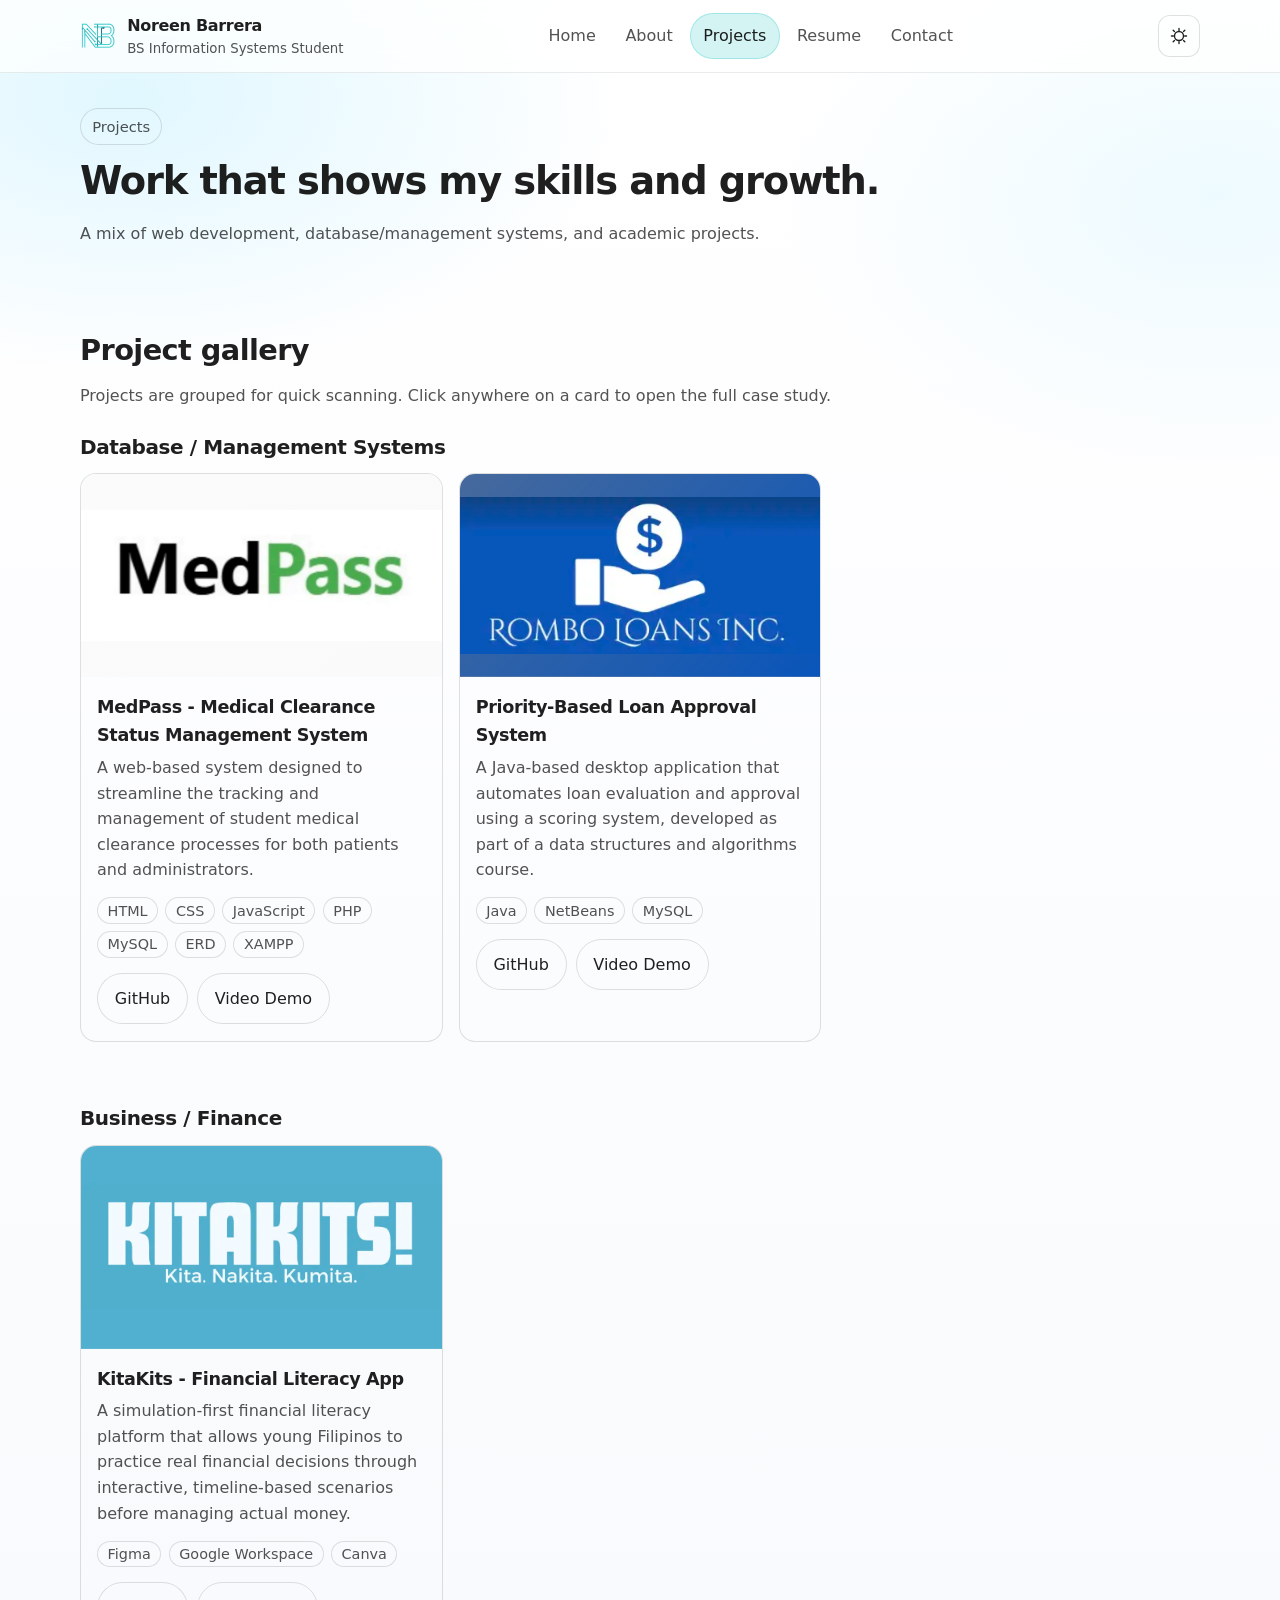
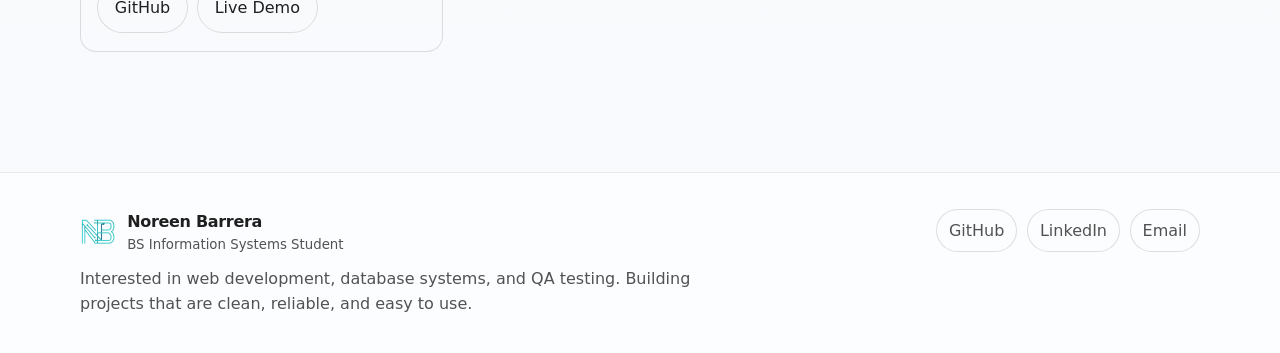
<file: projects.html>
<!doctype html>
<html lang="en">
  <head>
    <meta charset="utf-8" />
    <meta name="viewport" content="width=device-width, initial-scale=1" />
    <meta name="description" content="Projects by Noreen Barrera — web development and database systems work." />
    <title>Projects | Noreen Barrera</title>
    <link rel="stylesheet" href="css/style.css" />
  </head>
  <body>
    <a class="skip-link" href="#main">Skip to content</a>

    <header class="site-header" data-header>
      <div class="container nav">
        <a class="brand" href="index.html">
          <span class="brand-mark" aria-hidden="true">
              <img src="assets/icons/logo.webp" alt="" />
          </span>
          <span>
            Noreen Barrera
            <small>BS Information Systems Student</small>
          </span>
        </a>

        <nav class="nav-links" aria-label="Primary" data-nav>
          <a href="index.html">Home</a>
          <a href="about.html">About</a>
          <a href="projects.html">Projects</a>
          <a href="resume.html">Resume</a>
          <a href="contact.html">Contact</a>
        </nav>

        <div class="nav-actions">
          <button class="theme-toggle" type="button" data-theme-toggle aria-pressed="false" aria-label="Toggle theme">
            <svg viewBox="0 0 24 24" fill="none" aria-hidden="true">
              <path
                d="M12 18a6 6 0 1 0 0-12 6 6 0 0 0 0 12Z"
                stroke="currentColor"
                stroke-width="1.8"
              />
              <path
                d="M12 2v2.5M12 19.5V22M4.2 4.2l1.8 1.8M18 18l1.8 1.8M2 12h2.5M19.5 12H22M4.2 19.8 6 18M18 6l1.8-1.8"
                stroke="currentColor"
                stroke-width="1.8"
                stroke-linecap="round"
              />
            </svg>
          </button>
          <button class="nav-toggle" type="button" data-nav-toggle aria-expanded="false" aria-label="Open menu">
            <span class="nav-toggle-icon" aria-hidden="true">
              <span></span><span></span><span></span>
            </span>
          </button>
        </div>
      </div>
    </header>

    <main id="main">
      <header class="page-header">
        <div class="container">
          <span class="pill reveal">Projects</span>
          <h1 class="reveal">Work that shows my skills and growth.</h1>
          <p class="reveal">
            A mix of web development, database/management systems, and academic projects. 
          </p>
        </div>
      </header>

      <div class="divider"></div>

      <section class="section" aria-labelledby="project-grid">
        <div class="container">
          <h2 class="section-title reveal" id="project-grid">Project gallery</h2>
          <p class="section-subtitle reveal">
            Projects are grouped for quick scanning. Click anywhere on a card to open the full case study.
          </p>
<!-- 
          <section class="section" style="padding-top: 0" aria-labelledby="cat-web">
            <h3 class="section-title reveal" id="cat-web" style="font-size: 1.25rem">Web Development</h3>
            <div class="grid">
              <article class="card reveal">
                <a class="card-hit" href="project-campus-event-finder.html" aria-label="Open Campus Event Finder case study"></a>
                <div class="card-media">
                  <div class="media-placeholder">Screenshot placeholder<br />Web Development</div>
                </div>
                <div class="card-body">
                  <h4 class="card-title">Campus Event Finder</h4>
                  <p class="card-desc">Browse events with filters and clean detail views for quick discovery.</p>
                  <div class="card-meta">
                    <span class="badge">HTML</span><span class="badge">CSS</span><span class="badge">JavaScript</span>
                  </div>
                  <div class="card-actions">
                    <a class="btn" href="https://github.com/" target="_blank" rel="noreferrer">GitHub</a>
                    <a class="btn btn-ghost" href="#" aria-disabled="true">Demo</a>
                  </div>
                </div>
              </article>

              <article class="card reveal">
                <a class="card-hit" href="project-template.html" aria-label="Open Responsive Portfolio Starter case study"></a>
                <div class="card-media">
                  <div class="media-placeholder">Screenshot placeholder<br />Web Development</div>
                </div>
                <div class="card-body">
                  <h4 class="card-title">Responsive Portfolio Starter</h4>
                  <p class="card-desc">Minimal static site template with accessible navigation and components.</p>
                  <div class="card-meta">
                    <span class="badge">Accessibility</span><span class="badge">Responsive</span>
                  </div>
                  <div class="card-actions">
                    <a class="btn" href="https://github.com/" target="_blank" rel="noreferrer">GitHub</a>
                    <a class="btn btn-ghost" href="#" aria-disabled="true">Demo</a>
                  </div>
                </div>
              </article>

              <article class="card reveal">
                <a class="card-hit" href="project-template.html" aria-label="Open Student Task Tracker case study"></a>
                <div class="card-media">
                  <div class="media-placeholder">Screenshot placeholder<br />Web Development</div>
                </div>
                <div class="card-body">
                  <h4 class="card-title">Student Task Tracker</h4>
                  <p class="card-desc">Task list UI with priorities, due dates, and local storage.</p>
                  <div class="card-meta">
                    <span class="badge">JavaScript</span><span class="badge">LocalStorage</span>
                  </div>
                  <div class="card-actions">
                    <a class="btn" href="https://github.com/" target="_blank" rel="noreferrer">GitHub</a>
                    <a class="btn btn-ghost" href="#" aria-disabled="true">Demo</a>
                  </div>
                </div>
              </article>
            </div>
          </section>
-->
          <section class="section" aria-labelledby="cat-db" style="padding-top: 0">
            <h3 class="section-title reveal" id="cat-db" style="font-size: 1.25rem">Database / Management Systems</h3>
            <div class="grid">
              <article class="card reveal">
                <a class="card-hit" href="project-medpass.html" aria-label="Open MedPass case study"></a>
                <div class="card-media">
                  <img src="assets/images/MedPass.webp" alt="MedPass Medical Clearance Status Management System screenshot" loading="lazy" />
                </div>
                <div class="card-body">
                  <h4 class="card-title">MedPass - Medical Clearance Status Management System</h4>
                  <p class="card-desc">
                    A web-based system designed to streamline the tracking and management of student medical clearance processes for both patients and administrators.
                  </p>
                  <div class="card-meta">
                    <span class="badge">HTML</span><span class="badge">CSS</span><span class="badge">JavaScript</span><span class="badge">PHP</span><span class="badge">MySQL</span><span class="badge">ERD</span><span class="badge">XAMPP</span>
                  </div>
                  <div class="card-actions">
                    <a class="btn" href="https://github.com/noreen-barrera/MedPass_medical_clearance_system" target="_blank" rel="noreferrer">GitHub</a>
                    <a class="btn btn-ghost" href="https://drive.google.com/file/d/1DOpY8RmNqH4WLFZCWHJDNihqgYQYROHg/view?usp=sharing" target="_blank" rel="noreferrer">Video Demo</a>
                  </div>
                </div>
              </article>

              <article class="card reveal">
                <a class="card-hit" href="project-loan-approval.html" aria-label="Open Priority-Based Loan Approval System case study"></a>
                <div class="card-media">
                  <img src="assets/images/LoanApproval.webp" alt="Priority-Based Loan Approval System screenshot" loading="lazy" />
                </div>
                <div class="card-body">
                  <h4 class="card-title">Priority-Based Loan Approval System</h4>
                  <p class="card-desc">
                    A Java-based desktop application that automates loan evaluation and approval using a scoring system, developed as part of a data structures and algorithms course.
                  </p>
                  <div class="card-meta">
                    <span class="badge">Java</span><span class="badge">NetBeans</span><span class="badge">MySQL</span>
                  </div>
                  <div class="card-actions">
                    <a class="btn" href="https://github.com/noreen-barrera/loan_approval_system" target="_blank" rel="noreferrer">GitHub</a>
                    <a class="btn btn-ghost" href="https://drive.google.com/file/d/18BlRxRF4ALvLVUvCqqSAf7nCkXJ3hHk4/view?usp=sharing" target="_blank" rel="noreferrer">Video Demo</a>
                  </div>
                </div>
              </article>
<!--
              <article class="card reveal">
                <a class="card-hit" href="project-inventory-management.html" aria-label="Open Inventory Management System case study"></a>
                <div class="card-media">
                  <div class="media-placeholder">Screenshot placeholder<br />Database / Management</div>
                </div>
                <div class="card-body">
                  <h4 class="card-title">Inventory Management System (Academic)</h4>
                  <p class="card-desc">ERD → normalized tables → reporting queries for tracking inventory movement.</p>
                  <div class="card-meta">
                    <span class="badge">MySQL</span><span class="badge">SQL</span><span class="badge">ERD</span>
                  </div>
                  <div class="card-actions">
                    <a class="btn" href="https://github.com/" target="_blank" rel="noreferrer">GitHub</a>
                    <a class="btn btn-ghost" href="#" aria-disabled="true">Demo</a>
                  </div>
                </div>
              </article>

              <article class="card reveal">
                <a class="card-hit" href="project-template.html" aria-label="Open Process Workflow System case study"></a>
                <div class="card-media">
                  <div class="media-placeholder">Screenshot placeholder<br />Database / Management</div>
                </div>
                <div class="card-body">
                  <h4 class="card-title">Process Workflow System (Concept)</h4>
                  <p class="card-desc">Workflow model for approvals, statuses, and audit-friendly tracking.</p>
                  <div class="card-meta">
                    <span class="badge">System Design</span><span class="badge">Process</span>
                  </div>
                  <div class="card-actions">
                    <a class="btn" href="https://github.com/" target="_blank" rel="noreferrer">GitHub</a>
                    <a class="btn btn-ghost" href="#" aria-disabled="true">Demo</a>
                  </div>
                </div>
              </article>
              -->
            </div>
          </section>

          <section class="section" aria-labelledby="cat-fin" style="padding-top: 0">
            <h3 class="section-title reveal" id="cat-fin" style="font-size: 1.25rem">Business / Finance</h3>
            <div class="grid">
              <article class="card reveal">
                <a class="card-hit" href="project-kitakits.html" aria-label="Open KitaKits case study"></a>
                <div class="card-media">
                  <img src="assets/images/KitaKits.webp" alt="KitaKits Financial Literacy App screenshot" loading="lazy" />
                </div>
                <div class="card-body">
                  <h4 class="card-title">KitaKits - Financial Literacy App</h4>
                  <p class="card-desc">
                    A simulation-first financial literacy platform that allows young Filipinos to practice real financial decisions through interactive, timeline-based scenarios before managing actual money.
                  </p>
                  <div class="card-meta">
                    <span class="badge">Figma</span><span class="badge">Google Workspace</span><span class="badge">Canva</span>
                  </div>
                  <div class="card-actions">
                    <a class="btn" href="https://github.com/noreen-barrera/KitaKits_financial_literacy_app" target="_blank" rel="noreferrer">GitHub</a>
                    <a class="btn btn-ghost" href="https://delete-jade-63693468.figma.site/" target="_blank" rel="noreferrer">Live Demo</a>
                  </div>
                </div>
              </article>
<!--
              <article class="card reveal">
                <a class="card-hit" href="project-finance-tracker.html" aria-label="Open Personal Finance Tracker case study"></a>
                <div class="card-media">
                  <div class="media-placeholder">Screenshot placeholder<br />Business / Finance</div>
                </div>
                <div class="card-body">
                  <h4 class="card-title">Personal Finance Tracker</h4>
                  <p class="card-desc">Budgeting UI concept focused on clarity and helpful summaries.</p>
                  <div class="card-meta">
                    <span class="badge">JavaScript</span><span class="badge">UI</span>
                  </div>
                  <div class="card-actions">
                    <a class="btn" href="https://github.com/" target="_blank" rel="noreferrer">GitHub</a>
                    <a class="btn btn-ghost" href="#" aria-disabled="true">Demo</a>
                  </div>
                </div>
              </article>
            </div>
          </section>

          <section class="section" aria-labelledby="cat-acad" style="padding-top: 0">
            <h3 class="section-title reveal" id="cat-acad" style="font-size: 1.25rem">Other Academic Projects</h3>
            <div class="grid">
              <article class="card reveal">
                <a class="card-hit" href="project-template.html" aria-label="Open Capstone Proposal case study"></a>
                <div class="card-media">
                  <div class="media-placeholder">Screenshot placeholder<br />Academic</div>
                </div>
                <div class="card-body">
                  <h4 class="card-title">Capstone Proposal (Placeholder)</h4>
                  <p class="card-desc">Space for a final-year project proposal and system scope.</p>
                  <div class="card-meta">
                    <span class="badge">Documentation</span>
                  </div>
                  <div class="card-actions">
                    <a class="btn" href="#" aria-disabled="true">GitHub</a>
                    <a class="btn btn-ghost" href="#" aria-disabled="true">Demo</a>
                  </div>
                </div>
              </article>

              <article class="card reveal">
                <a class="card-hit" href="project-template.html" aria-label="Open UI Redesign Study case study"></a>
                <div class="card-media">
                  <div class="media-placeholder">Screenshot placeholder<br />Academic</div>
                </div>
                <div class="card-body">
                  <h4 class="card-title">UI Redesign Study</h4>
                  <p class="card-desc">Before/after UI improvement case focusing on clarity and usability.</p>
                  <div class="card-meta">
                    <span class="badge">Figma</span><span class="badge">UX</span>
                  </div>
                  <div class="card-actions">
                    <a class="btn" href="https://github.com/" target="_blank" rel="noreferrer">GitHub</a>
                    <a class="btn btn-ghost" href="#" aria-disabled="true">Demo</a>
                  </div>
                </div>
              </article>
            </div>
          </section>

          <section class="section" aria-labelledby="cat-qa" style="padding-top: 0">
            <h3 class="section-title reveal" id="cat-qa" style="font-size: 1.25rem">QA Testing (Future)</h3>
            <p class="section-subtitle reveal" style="margin-top: -0.2rem">
              Reserved category for future case studies (test plans, bug reports, validation checklists).
            </p>
            <div class="grid">
              <article class="card reveal">
                <a class="card-hit" href="project-template.html" aria-label="Open QA Test Plan Portfolio case study"></a>
                <div class="card-media">
                  <div class="media-placeholder">Screenshot placeholder<br />QA Testing (Future)</div>
                </div>
                <div class="card-body">
                  <h4 class="card-title">QA Test Plan Portfolio (Coming Soon)</h4>
                  <p class="card-desc">Structured test plan + bug report examples for a sample web app.</p>
                  <div class="card-meta">
                    <span class="badge">QA</span><span class="badge">Future</span>
                  </div>
                  <div class="card-actions">
                    <a class="btn" href="#" aria-disabled="true">GitHub</a>
                    <a class="btn btn-ghost" href="#" aria-disabled="true">Demo</a>
                  </div>
                </div>
              </article>
            </div>
          </section>
          -->
        </div>
      </section>
    </main>

    <footer class="site-footer">
      <div class="container footer-grid">
        <div>
          <a class="brand" href="index.html">
            <span class="brand-mark" aria-hidden="true">
              <img src="assets/icons/logo.webp" alt="" />
            </span>
            <span>
              Noreen Barrera
              <small>BS Information Systems Student</small>
            </span>
          </a>
          <p>
            Interested in web development, database systems, and QA testing. Building projects that are clean, reliable,
            and easy to use.
          </p>
        </div>

        <div class="footer-links" aria-label="Social links">
          <a href="https://github.com/noreen-barrera" target="_blank" rel="noreferrer">GitHub</a>
          <a href="https://linkedin.com/in/noreen-barrera-1017b0377/" target="_blank" rel="noreferrer">LinkedIn</a>
          <a href="mailto:barreranoreen06@gmail.com">Email</a>
        </div>
      </div>
    </footer>

    <button class="to-top" type="button" data-to-top aria-label="Scroll to top">↑</button>
    <script src="js/script.js"></script>
  </body>
</html>
</file>
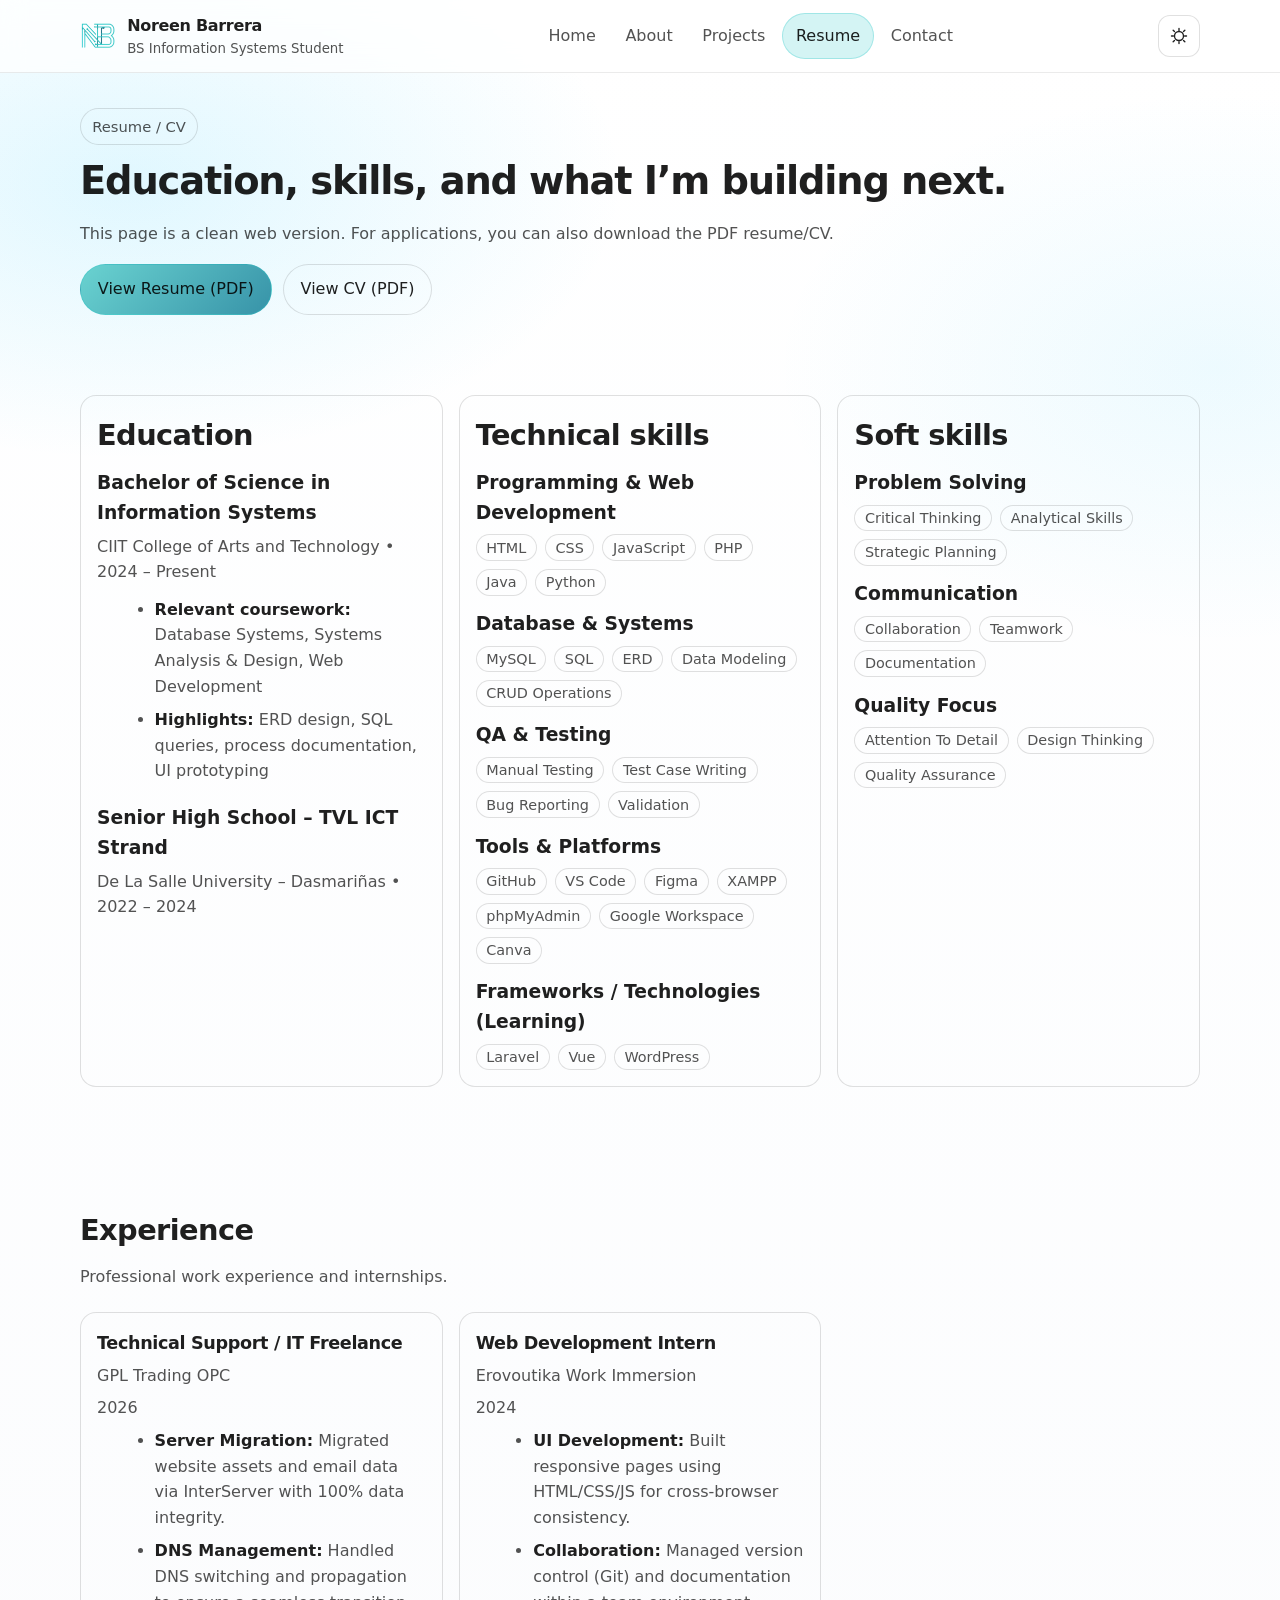
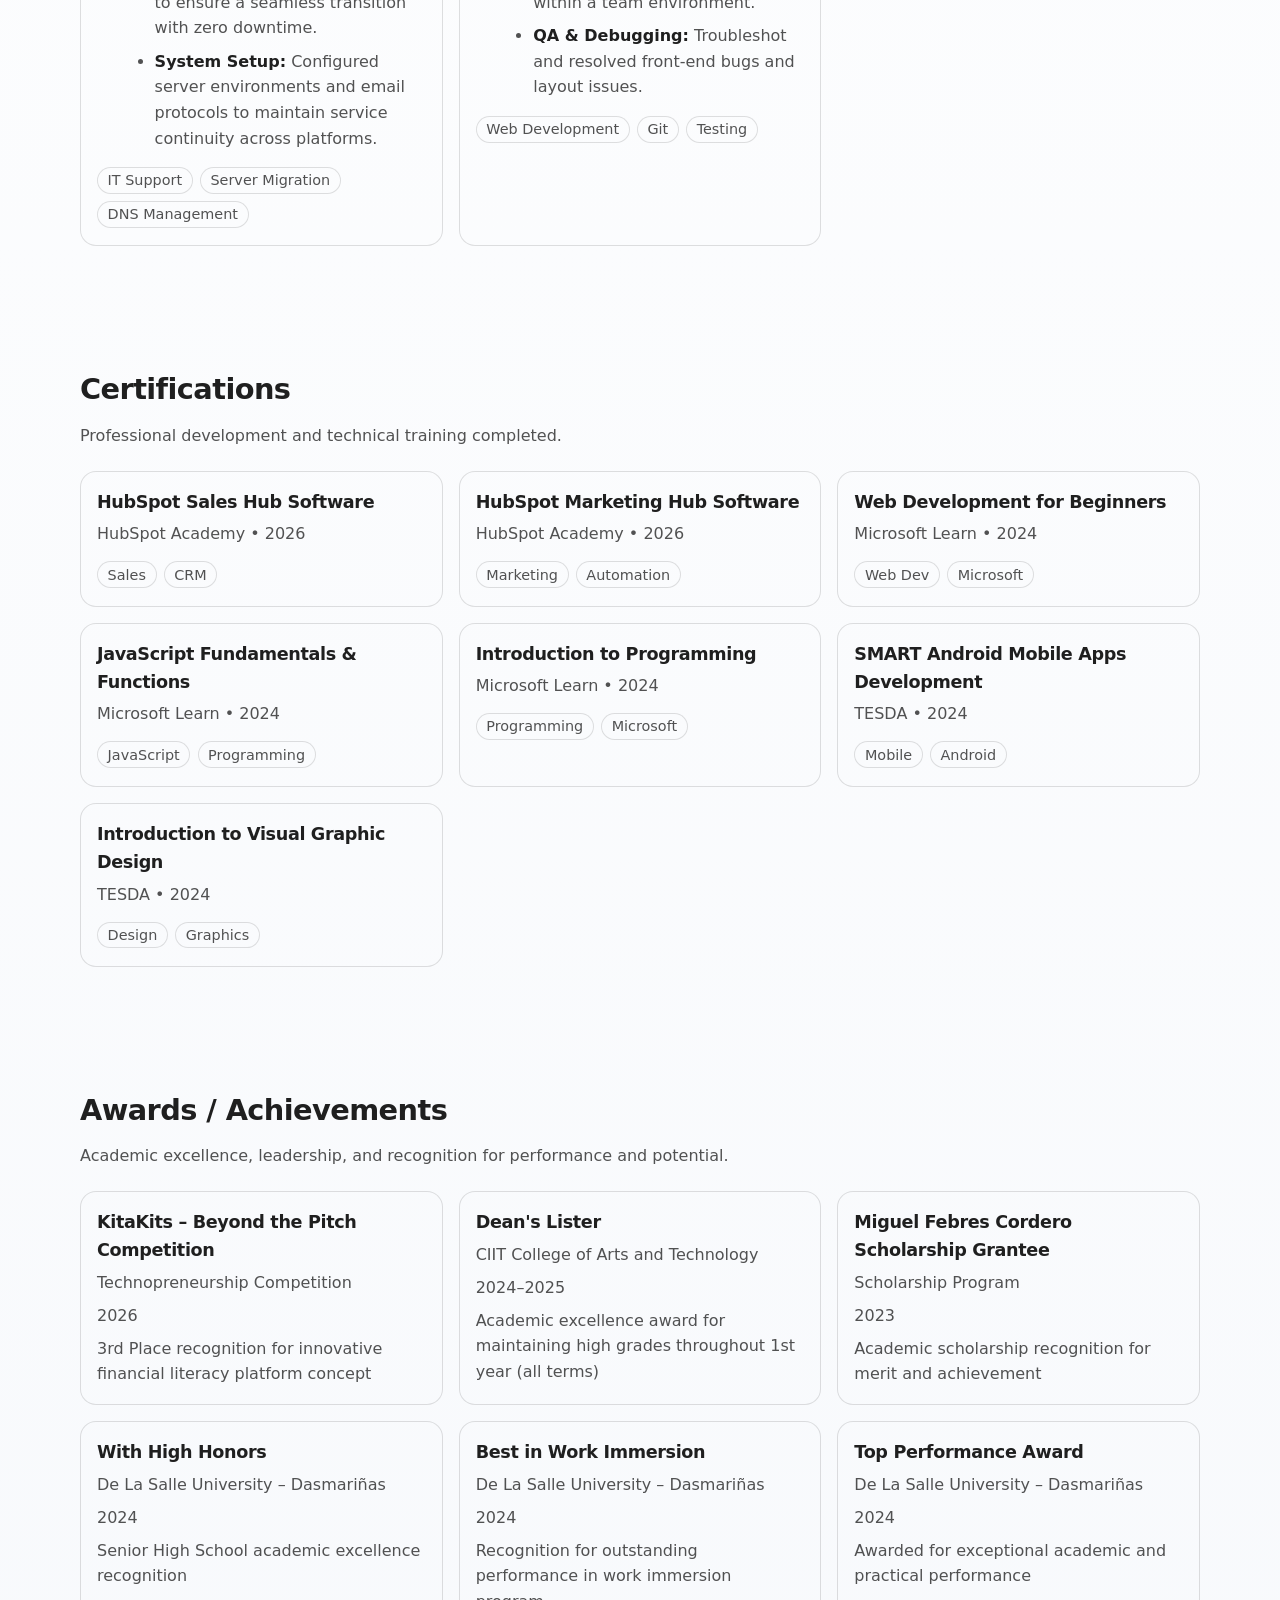
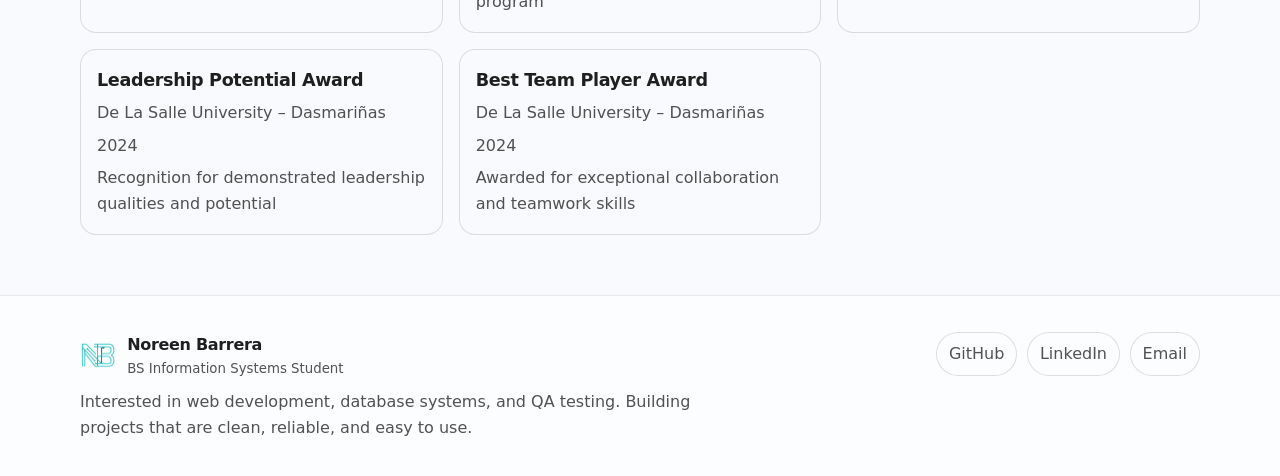
<file: resume.html>
<!doctype html>
<html lang="en">
  <head>
    <meta charset="utf-8" />
    <meta name="viewport" content="width=device-width, initial-scale=1" />
    <meta name="description" content="Resume / CV — Noreen Barrera, BS Information Systems student." />
    <title>Resume | Noreen Barrera</title>
    <link rel="stylesheet" href="css/style.css" />
  </head>
  <body>
    <a class="skip-link" href="#main">Skip to content</a>

    <header class="site-header" data-header>
      <div class="container nav">
        <a class="brand" href="index.html">
          <span class="brand-mark" aria-hidden="true">
            <img src="assets/icons/logo.webp" alt="" />
          </span>
          <span>
            Noreen Barrera
            <small>BS Information Systems Student</small>
          </span>
        </a>

        <nav class="nav-links" aria-label="Primary" data-nav>
          <a href="index.html">Home</a>
          <a href="about.html">About</a>
          <a href="projects.html">Projects</a>
          <a href="resume.html">Resume</a>
          <a href="contact.html">Contact</a>
        </nav>

        <div class="nav-actions">
          <button class="theme-toggle" type="button" data-theme-toggle aria-pressed="false" aria-label="Toggle theme">
            <svg viewBox="0 0 24 24" fill="none" aria-hidden="true">
              <path
                d="M12 18a6 6 0 1 0 0-12 6 6 0 0 0 0 12Z"
                stroke="currentColor"
                stroke-width="1.8"
              />
              <path
                d="M12 2v2.5M12 19.5V22M4.2 4.2l1.8 1.8M18 18l1.8 1.8M2 12h2.5M19.5 12H22M4.2 19.8 6 18M18 6l1.8-1.8"
                stroke="currentColor"
                stroke-width="1.8"
                stroke-linecap="round"
              />
            </svg>
          </button>
          <button class="nav-toggle" type="button" data-nav-toggle aria-expanded="false" aria-label="Open menu">
            <span class="nav-toggle-icon" aria-hidden="true">
              <span></span><span></span><span></span>
            </span>
          </button>
        </div>
      </div>
    </header>

    <main id="main">
      <header class="page-header">
        <div class="container">
          <span class="pill reveal">Resume / CV</span>
          <h1 class="reveal">Education, skills, and what I’m building next.</h1>
          <p class="reveal">
            This page is a clean web version. For applications, you can also download the PDF resume/CV.
          </p>
          <div class="hero-cta reveal" style="margin-top: 1.1rem">
            <a class="btn btn-primary" href="assets/cv/noreen-barrera-resume.pdf" target="_blank">View Resume (PDF)</a>
            <a class="btn" href="assets/cv/noreen-barrera-cv.pdf" target="_blank">View CV (PDF)</a>
          </div>
        </div>
      </header>

      <div class="divider"></div>

      <section class="section">
        <div class="container resume-grid">
          <section class="resume-item reveal" aria-label="Education">
            <h2 class="section-title" style="margin-top: 0">Education</h2>
            <h3>Bachelor of Science in Information Systems</h3>
            <p class="meta">CIIT College of Arts and Technology • 2024 – Present</p>
            <ul class="list education-list">
              <li><strong>Relevant coursework:</strong> Database Systems, Systems Analysis &amp; Design, Web Development</li>
              <li><strong>Highlights:</strong> ERD design, SQL queries, process documentation, UI prototyping</li>
            </ul>
            
            <h3 style="margin-top: 1.2rem">Senior High School – TVL ICT Strand</h3>
            <p class="meta">De La Salle University – Dasmariñas • 2022 – 2024</p>
          </section>

          <section class="resume-item reveal" aria-label="Technical skills">
            <h2 class="section-title" style="margin-top: 0">Technical skills</h2>

            <h3 style="margin-bottom: 0.4rem">Programming &amp; Web Development</h3>
            <div class="stack" style="margin-bottom: 0.85rem">
              <span class="badge">HTML</span>
              <span class="badge">CSS</span>
              <span class="badge">JavaScript</span>
              <span class="badge">PHP</span>
              <span class="badge">Java</span>
              <span class="badge">Python</span>
            </div>

            <h3 style="margin-bottom: 0.4rem">Database &amp; Systems</h3>
            <div class="stack" style="margin-bottom: 0.85rem">
              <span class="badge">MySQL</span>
              <span class="badge">SQL</span>
              <span class="badge">ERD</span>
              <span class="badge">Data Modeling</span>
              <span class="badge">CRUD Operations</span>
            </div>

            <h3 style="margin-bottom: 0.4rem">QA &amp; Testing</h3>
            <div class="stack" style="margin-bottom: 0.85rem">
              <span class="badge">Manual Testing</span>
              <span class="badge">Test Case Writing</span>
              <span class="badge">Bug Reporting</span>
              <span class="badge">Validation</span>
            </div>

            <h3 style="margin-bottom: 0.4rem">Tools &amp; Platforms</h3>
            <div class="stack" style="margin-bottom: 0.85rem">
              <span class="badge">GitHub</span>
              <span class="badge">VS Code</span>
              <span class="badge">Figma</span>
              <span class="badge">XAMPP</span>
              <span class="badge">phpMyAdmin</span>
              <span class="badge">Google Workspace</span>
              <span class="badge">Canva</span>
            </div>

            <h3 style="margin-bottom: 0.4rem">Frameworks / Technologies (Learning)</h3>
            <div class="stack">
              <span class="badge">Laravel</span>
              <span class="badge">Vue</span>
              <span class="badge">WordPress</span>
            </div>
          </section>

          <section class="resume-item reveal" aria-label="Soft skills">
            <h2 class="section-title" style="margin-top: 0">Soft skills</h2>

            <h3 style="margin-bottom: 0.4rem">Problem Solving</h3>
            <div class="stack" style="margin-bottom: 0.85rem">
              <span class="badge">Critical Thinking</span>
              <span class="badge">Analytical Skills</span>
              <span class="badge">Strategic Planning</span>
            </div>

            <h3 style="margin-bottom: 0.4rem">Communication</h3>
            <div class="stack" style="margin-bottom: 0.85rem">
              <span class="badge">Collaboration</span>
              <span class="badge">Teamwork</span>
              <span class="badge">Documentation</span>
            </div>

            <h3 style="margin-bottom: 0.4rem">Quality Focus</h3>
            <div class="stack">
              <span class="badge">Attention To Detail</span>
              <span class="badge">Design Thinking</span>
              <span class="badge">Quality Assurance</span>
            </div>
          </section>
        </div>
      </section>

      <section class="section" aria-labelledby="experience">
        <div class="container">
          <h2 class="section-title reveal" id="experience">Experience</h2>
          <p class="section-subtitle reveal">
            Professional work experience and internships.
          </p>

          <div class="grid">
            <article class="card reveal experience-card">
              <div class="card-body">
                <h3 class="card-title">Technical Support / IT Freelance</h3>
                <p class="card-desc" style="margin-bottom: 0.45rem">GPL Trading OPC</p>
                <p class="card-desc" style="margin-bottom: 0.45rem">2026</p>
                <ul class="list experience-list" style="margin-top: 0">
                  <li><strong>Server Migration:</strong> Migrated website assets and email data via InterServer with 100% data integrity.</li>
                  <li><strong>DNS Management:</strong> Handled DNS switching and propagation to ensure a seamless transition with zero downtime.</li>
                  <li><strong>System Setup:</strong> Configured server environments and email protocols to maintain service continuity across platforms.</li>
                </ul>
                <div class="card-meta">
                  <span class="badge">IT Support</span>
                  <span class="badge">Server Migration</span>
                  <span class="badge">DNS Management</span>
                </div>
              </div>
            </article>

            <article class="card reveal experience-card">
              <div class="card-body">
                <h3 class="card-title">Web Development Intern</h3>
                <p class="card-desc" style="margin-bottom: 0.45rem">Erovoutika Work Immersion</p>
                <p class="card-desc" style="margin-bottom: 0.45rem">2024</p>
                <ul class="list experience-list" style="margin-top: 0">
                  <li><strong>UI Development:</strong> Built responsive pages using HTML/CSS/JS for cross-browser consistency.</li>
                  <li><strong>Collaboration:</strong> Managed version control (Git) and documentation within a team environment.</li>
                  <li><strong>QA & Debugging:</strong> Troubleshot and resolved front-end bugs and layout issues.</li>
                </ul>
                <div class="card-meta">
                  <span class="badge">Web Development</span>
                  <span class="badge">Git</span>
                  <span class="badge">Testing</span>
                </div>
              </div>
            </article>
          </div>
        </div>
      </section>

      <section class="section" aria-labelledby="certifications">
        <div class="container">
          <h2 class="section-title reveal" id="certifications">Certifications</h2>
          <p class="section-subtitle reveal">
            Professional development and technical training completed.
          </p>

          <div class="grid">
            <article class="card reveal">
              <div class="card-body">
                <h3 class="card-title">HubSpot Sales Hub Software</h3>
                <p class="card-desc">HubSpot Academy • 2026</p>
                <div class="card-meta">
                  <span class="badge">Sales</span>
                  <span class="badge">CRM</span>
                </div>
              </div>
            </article>

            <article class="card reveal">
              <div class="card-body">
                <h3 class="card-title">HubSpot Marketing Hub Software</h3>
                <p class="card-desc">HubSpot Academy • 2026</p>
                <div class="card-meta">
                  <span class="badge">Marketing</span>
                  <span class="badge">Automation</span>
                </div>
              </div>
            </article>

            <article class="card reveal">
              <div class="card-body">
                <h3 class="card-title">Web Development for Beginners</h3>
                <p class="card-desc">Microsoft Learn • 2024</p>
                <div class="card-meta">
                  <span class="badge">Web Dev</span>
                  <span class="badge">Microsoft</span>
                </div>
              </div>
            </article>
          </div>
          
          <div class="grid" style="margin-top: 1rem">
            <article class="card reveal">
              <div class="card-body">
                <h3 class="card-title">JavaScript Fundamentals &amp; Functions</h3>
                <p class="card-desc">Microsoft Learn • 2024</p>
                <div class="card-meta">
                  <span class="badge">JavaScript</span>
                  <span class="badge">Programming</span>
                </div>
              </div>
            </article>

            <article class="card reveal">
              <div class="card-body">
                <h3 class="card-title">Introduction to Programming</h3>
                <p class="card-desc">Microsoft Learn • 2024</p>
                <div class="card-meta">
                  <span class="badge">Programming</span>
                  <span class="badge">Microsoft</span>
                </div>
              </div>
            </article>

            <article class="card reveal">
              <div class="card-body">
                <h3 class="card-title">SMART Android Mobile Apps Development</h3>
                <p class="card-desc">TESDA • 2024</p>
                <div class="card-meta">
                  <span class="badge">Mobile</span>
                  <span class="badge">Android</span>
                </div>
              </div>
            </article>
          </div>
          
          <div class="grid" style="margin-top: 1rem">
            <article class="card reveal">
              <div class="card-body">
                <h3 class="card-title">Introduction to Visual Graphic Design</h3>
                <p class="card-desc">TESDA • 2024</p>
                <div class="card-meta">
                  <span class="badge">Design</span>
                  <span class="badge">Graphics</span>
                </div>
              </div>
            </article>
          </div>
        </div>
      </section>

      <section class="section" aria-labelledby="awards">
        <div class="container">
          <h2 class="section-title reveal" id="awards">Awards / Achievements</h2>
          <p class="section-subtitle reveal">
            Academic excellence, leadership, and recognition for performance and potential.
          </p>

          <div class="grid">
            <article class="card reveal">
              <div class="card-body">
                <h3 class="card-title">KitaKits – Beyond the Pitch Competition</h3>
                <p class="card-desc" style="margin-bottom: 0.45rem">Technopreneurship Competition</p>
                <p class="card-desc" style="margin-bottom: 0.45rem">2026</p>
                <p class="card-desc" style="margin-bottom: 0">3rd Place recognition for innovative financial literacy platform concept</p>
              </div>
            </article>

            <article class="card reveal">
              <div class="card-body">
                <h3 class="card-title">Dean's Lister</h3>
                <p class="card-desc" style="margin-bottom: 0.45rem">CIIT College of Arts and Technology</p>
                <p class="card-desc" style="margin-bottom: 0.45rem">2024–2025</p>
                <p class="card-desc" style="margin-bottom: 0">Academic excellence award for maintaining high grades throughout 1st year (all terms)</p>
              </div>
            </article>

            <article class="card reveal">
              <div class="card-body">
                <h3 class="card-title">Miguel Febres Cordero Scholarship Grantee</h3>
                <p class="card-desc" style="margin-bottom: 0.45rem">Scholarship Program</p>
                <p class="card-desc" style="margin-bottom: 0.45rem">2023</p>
                <p class="card-desc" style="margin-bottom: 0">Academic scholarship recognition for merit and achievement</p>
              </div>
            </article>
          </div>
          
          <div class="grid" style="margin-top: 1rem">
            <article class="card reveal">
              <div class="card-body">
                <h3 class="card-title">With High Honors</h3>
                <p class="card-desc" style="margin-bottom: 0.45rem">De La Salle University – Dasmariñas</p>
                <p class="card-desc" style="margin-bottom: 0.45rem">2024</p>
                <p class="card-desc" style="margin-bottom: 0">Senior High School academic excellence recognition</p>
              </div>
            </article>

            <article class="card reveal">
              <div class="card-body">
                <h3 class="card-title">Best in Work Immersion</h3>
                <p class="card-desc" style="margin-bottom: 0.45rem">De La Salle University – Dasmariñas</p>
                <p class="card-desc" style="margin-bottom: 0.45rem">2024</p>
                <p class="card-desc" style="margin-bottom: 0">Recognition for outstanding performance in work immersion program</p>
              </div>
            </article>

            <article class="card reveal">
              <div class="card-body">
                <h3 class="card-title">Top Performance Award</h3>
                <p class="card-desc" style="margin-bottom: 0.45rem">De La Salle University – Dasmariñas</p>
                <p class="card-desc" style="margin-bottom: 0.45rem">2024</p>
                <p class="card-desc" style="margin-bottom: 0">Awarded for exceptional academic and practical performance</p>
              </div>
            </article>
          </div>
          
          <div class="grid" style="margin-top: 1rem">
            <article class="card reveal">
              <div class="card-body">
                <h3 class="card-title">Leadership Potential Award</h3>
                <p class="card-desc" style="margin-bottom: 0.45rem">De La Salle University – Dasmariñas</p>
                <p class="card-desc" style="margin-bottom: 0.45rem">2024</p>
                <p class="card-desc" style="margin-bottom: 0">Recognition for demonstrated leadership qualities and potential</p>
              </div>
            </article>

            <article class="card reveal">
              <div class="card-body">
                <h3 class="card-title">Best Team Player Award</h3>
                <p class="card-desc" style="margin-bottom: 0.45rem">De La Salle University – Dasmariñas</p>
                <p class="card-desc" style="margin-bottom: 0.45rem">2024</p>
                <p class="card-desc" style="margin-bottom: 0">Awarded for exceptional collaboration and teamwork skills</p>
              </div>
            </article>
          </div>
        </div>
      </section>
    </main>

    <footer class="site-footer">
      <div class="container footer-grid">
        <div>
          <a class="brand" href="index.html">
            <span class="brand-mark" aria-hidden="true">
              <img src="assets/icons/logo.webp" alt="" />
            </span>
            <span>
              Noreen Barrera
              <small>BS Information Systems Student</small>
            </span>
          </a>
          <p>
            Interested in web development, database systems, and QA testing. Building projects that are clean, reliable,
            and easy to use.
          </p>
        </div>

        <div class="footer-links" aria-label="Social links">
          <a href="https://github.com/noreen-barrera" target="_blank" rel="noreferrer">GitHub</a>
          <a href="https://linkedin.com/in/noreen-barrera-1017b0377/" target="_blank" rel="noreferrer">LinkedIn</a>
          <a href="mailto:barreranoreen06@gmail.com">Email</a>
        </div>
      </div>
    </footer>

    <button class="to-top" type="button" data-to-top aria-label="Scroll to top">↑</button>
    <script src="js/script.js"></script>
  </body>
</html>
</file>
<file: css/style.css>
/* =========================================================
   Noreen Barrera — Portfolio Site
   Clean, minimalist, responsive UI (vanilla CSS)
   ========================================================= */

:root {
  /* Brand: monochrome + cyan accents */
  --bg: #0b1220;
  --surface: rgba(255, 255, 255, 0.06);
  --surface-2: rgba(255, 255, 255, 0.09);
  --border: rgba(255, 255, 255, 0.12);

  --text: rgba(255, 255, 255, 0.92);
  --muted: rgba(255, 255, 255, 0.72);
  --muted-2: rgba(255, 255, 255, 0.62);

  --accent: #29c7c5; /* cyan */
  --accent-strong: #3793a8;

  --shadow: 0 18px 40px rgba(0, 0, 0, 0.35);
  --shadow-soft: 0 10px 24px rgba(0, 0, 0, 0.28);

  --radius: 16px;
  --radius-sm: 12px;

  --container: 1120px;
  --nav-h: 72px;

  --font: ui-sans-serif, system-ui, -apple-system, Segoe UI, Roboto, Helvetica, Arial,
    "Apple Color Emoji", "Segoe UI Emoji";
}

/* Light theme (toggled via JS by adding .theme-light on <html>) */
html.theme-light {
  color-scheme: light;
  --bg: #f7f9fc;
  --surface: rgba(0, 0, 0, 0.04);
  --surface-2: rgba(0, 0, 0, 0.06);
  --border: rgba(0, 0, 0, 0.12);

  --text: rgba(0, 0, 0, 0.88);
  --muted: rgba(0, 0, 0, 0.68);
  --muted-2: rgba(0, 0, 0, 0.58);

  --shadow: 0 18px 40px rgba(0, 0, 0, 0.14);
  --shadow-soft: 0 10px 24px rgba(0, 0, 0, 0.12);
}

/* ---------------------------
   Base / reset
---------------------------- */

*,
*::before,
*::after {
  box-sizing: border-box;
}

html {
  color-scheme: dark;
  scroll-behavior: smooth;
}

body {
  margin: 0;
  font-family: var(--font);
  background: radial-gradient(900px 500px at 10% 5%, rgba(85, 214, 255, 0.18), transparent 55%),
    radial-gradient(800px 500px at 95% 10%, rgba(85, 214, 255, 0.12), transparent 55%),
    linear-gradient(180deg, rgba(7, 10, 18, 1), var(--bg));
  color: var(--text);
  line-height: 1.6;
}

html.theme-light body {
  background: radial-gradient(900px 500px at 10% 5%, rgba(85, 214, 255, 0.18), transparent 55%),
    radial-gradient(800px 500px at 95% 10%, rgba(85, 214, 255, 0.10), transparent 55%),
    linear-gradient(180deg, #ffffff, var(--bg));
}

img {
  max-width: 100%;
  display: block;
}

a {
  color: inherit;
  text-decoration: none;
}

button {
  font: inherit;
}

.container {
  width: min(100% - 2rem, var(--container));
  margin-inline: auto;
}

.sr-only {
  position: absolute;
  width: 1px;
  height: 1px;
  padding: 0;
  margin: -1px;
  overflow: hidden;
  clip: rect(0, 0, 0, 0);
  white-space: nowrap;
  border: 0;
}

/* ---------------------------
   Decorative helpers
---------------------------- */

.skip-link {
  position: absolute;
  left: 1rem;
  top: 0.6rem;
  padding: 0.6rem 0.9rem;
  border-radius: 10px;
  background: rgba(0, 0, 0, 0.65);
  border: 1px solid var(--border);
  transform: translateY(-140%);
  transition: transform 160ms ease;
  z-index: 1000;
}

.link {
  color: color-mix(in oklab, var(--accent) 92%, white 8%);
}

.skip-link:focus {
  transform: translateY(0);
}

.pill {
  display: inline-flex;
  align-items: center;
  gap: 0.5rem;
  padding: 0.35rem 0.7rem;
  border: 1px solid var(--border);
  background: rgba(255, 255, 255, 0.04);
  border-radius: 999px;
  color: var(--muted);
  font-size: 0.92rem;
}

.badge {
  display: inline-flex;
  align-items: center;
  padding: 0.32rem 0.6rem;
  border-radius: 999px;
  border: 1px solid var(--border);
  background: rgba(255, 255, 255, 0.04);
  color: var(--muted);
  font-size: 0.9rem;
  line-height: 1;
}

.stack {
  display: flex;
  flex-wrap: wrap;
  gap: 0.5rem;
}

.section {
  padding: clamp(2.25rem, 5vw, 3.75rem) 0;
}

.section-title {
  font-size: clamp(1.3rem, 2.4vw, 1.8rem);
  letter-spacing: -0.02em;
  margin: 0 0 0.65rem 0;
}

.section-subtitle {
  margin: 0 0 1.4rem 0;
  color: var(--muted);
  max-width: 80ch;
}

.divider {
  height: 1px;
  background: linear-gradient(90deg, transparent, rgba(255, 255, 255, 0.14), transparent);
}

/* ---------------------------
   Header / nav
---------------------------- */

.site-header {
  position: sticky;
  top: 0;
  z-index: 200;
  backdrop-filter: blur(12px);
  -webkit-backdrop-filter: blur(12px);
  background: rgba(9, 13, 24, 0.68);
  border-bottom: 1px solid rgba(255, 255, 255, 0.08);
}

html.theme-light .site-header {
  background: rgba(255, 255, 255, 0.72);
  border-bottom-color: rgba(0, 0, 0, 0.08);
}

.nav {
  height: var(--nav-h);
  display: flex;
  align-items: center;
  justify-content: space-between;
  gap: 1rem;
}

.brand {
  display: inline-flex;
  align-items: center;
  gap: 0.7rem;
  font-weight: 700;
  letter-spacing: -0.02em;
}

.brand-mark {
  width: 36px;
  height: 36px;
  border-radius: 0;
  background: transparent;
  box-shadow: none;
  overflow: visible;
}

.brand-mark img {
  width: 100%;
  height: 100%;
  object-fit: contain;
  display: block;
}

.brand small {
  display: block;
  font-weight: 500;
  color: var(--muted);
  letter-spacing: 0;
}

.nav-links {
  display: flex;
  align-items: center;
  gap: 0.25rem;
}

.nav-links a {
  padding: 0.55rem 0.8rem;
  border-radius: 999px;
  color: var(--muted);
  transition: background 160ms ease, color 160ms ease, transform 160ms ease;
}

.nav-links a:hover {
  background: rgba(255, 255, 255, 0.06);
  color: var(--text);
}

.nav-links a[aria-current="page"] {
  color: var(--text);
  background: color-mix(in oklab, var(--accent) 20%, transparent);
  border: 1px solid color-mix(in oklab, var(--accent) 30%, transparent);
}

.nav-actions {
  display: flex;
  align-items: center;
  gap: 0.6rem;
}

.nav-toggle {
  display: none;
  width: 42px;
  height: 42px;
  border-radius: 12px;
  border: 1px solid var(--border);
  background: rgba(255, 255, 255, 0.04);
  color: var(--text);
}

.nav-toggle:focus-visible {
  outline: 2px solid color-mix(in oklab, var(--accent) 70%, transparent);
  outline-offset: 2px;
}

.nav-toggle-icon {
  display: grid;
  gap: 5px;
  place-items: center;
}

.nav-toggle-icon span {
  width: 18px;
  height: 2px;
  background: rgba(255, 255, 255, 0.92);
  border-radius: 999px;
  transition: transform 180ms ease, opacity 180ms ease;
}

.nav-open .nav-toggle-icon span:nth-child(1) {
  transform: translateY(7px) rotate(45deg);
}
.nav-open .nav-toggle-icon span:nth-child(2) {
  opacity: 0;
}
.nav-open .nav-toggle-icon span:nth-child(3) {
  transform: translateY(-7px) rotate(-45deg);
}

@media (max-width: 860px) {
  .nav-toggle {
    display: inline-grid;
    place-items: center;
  }

  .nav-links {
    position: absolute;
    left: 1rem;
    right: 1rem;
    top: calc(var(--nav-h) - 0.2rem);
    display: grid;
    gap: 0.2rem;
    padding: 0.6rem;
    border-radius: var(--radius);
    border: 1px solid var(--border);
    background: rgba(7, 10, 18, 0.88);
    box-shadow: var(--shadow-soft);
    transform: translateY(-8px);
    opacity: 0;
    pointer-events: none;
    transition: transform 180ms ease, opacity 180ms ease;
  }

  .nav-open .nav-links {
    transform: translateY(0);
    opacity: 1;
    pointer-events: auto;
  }

  .nav-links a {
    padding: 0.8rem 0.9rem;
  }
}

html.theme-light .nav-links {
  background: rgba(255, 255, 255, 0.92);
}

/* Theme toggle button (corner-ish, in header actions) */
.theme-toggle {
  width: 42px;
  height: 42px;
  border-radius: 12px;
  border: 1px solid var(--border);
  background: rgba(255, 255, 255, 0.04);
  color: var(--text);
  display: inline-grid;
  place-items: center;
  cursor: pointer;
  transition: transform 160ms ease, background 160ms ease;
}

.theme-toggle:hover {
  transform: translateY(-1px);
  background: rgba(255, 255, 255, 0.06);
}

.theme-toggle:focus-visible {
  outline: 2px solid color-mix(in oklab, var(--accent) 70%, transparent);
  outline-offset: 2px;
}

.theme-toggle svg {
  width: 18px;
  height: 18px;
}

/* ---------------------------
   Buttons / links
---------------------------- */

.btn {
  display: inline-flex;
  align-items: center;
  justify-content: center;
  gap: 0.55rem;
  padding: 0.72rem 1.05rem;
  border-radius: 999px;
  border: 1px solid var(--border);
  background: rgba(255, 255, 255, 0.04);
  color: var(--text);
  transition: transform 160ms ease, background 160ms ease, border-color 160ms ease;
  cursor: pointer;
  white-space: nowrap;
}

.btn:hover {
  transform: translateY(-1px);
  background: rgba(255, 255, 255, 0.06);
}

.btn:active {
  transform: translateY(0);
}

.btn-primary {
  background: linear-gradient(135deg, color-mix(in oklab, var(--accent) 80%, white 20%), var(--accent-strong));
  border-color: color-mix(in oklab, var(--accent) 35%, transparent);
}

.btn-primary:hover {
  background: linear-gradient(135deg, color-mix(in oklab, var(--accent) 86%, white 14%), var(--accent-strong));
}

.btn-ghost {
  background: transparent;
}

.link:hover {
  text-decoration: underline;
}

/* ---------------------------
   Hero
---------------------------- */

.hero {
  padding: clamp(2.5rem, 6vw, 4.5rem) 0 1.8rem 0;
}

.hero-grid {
  display: grid;
  grid-template-columns: 1.25fr 0.75fr;
  gap: 2rem;
  align-items: center;
}

@media (max-width: 980px) {
  .hero-grid {
    grid-template-columns: 1fr;
  }
}

.hero-photo {
  border-radius: var(--radius);
  border: 0;
  background: transparent;
  box-shadow: none;
  overflow: visible;
  display: grid;
  place-items: center;
  min-height: 320px;
}

.hero-photo img {
  width: 100%;
  height: 90%;
  object-fit: contain; /* supports transparent PNGs nicely */
  filter: drop-shadow(0 18px 26px rgba(0, 0, 0, 0.28));
}

.hero-photo .media-placeholder {
  border-style: dashed;
}

.hero h1 {
  font-size: clamp(2.1rem, 4.2vw, 3.1rem);
  line-height: 1.1;
  letter-spacing: -0.03em;
  margin: 0.5rem 0 0.85rem 0;
}

.hero p {
  margin: 0 0 1.25rem 0;
  color: var(--muted);
  max-width: 64ch;
}

.hero-cta {
  display: flex;
  flex-wrap: wrap;
  gap: 0.7rem;
  margin-top: 1.1rem;
}

.hero-card {
  border-radius: var(--radius);
  border: 1px solid var(--border);
  background: linear-gradient(180deg, rgba(255, 255, 255, 0.06), rgba(255, 255, 255, 0.03));
  box-shadow: var(--shadow-soft);
  padding: 1.2rem;
}

.hero-card h2 {
  margin: 0 0 0.35rem 0;
  font-size: 1.05rem;
}

.hero-card p {
  margin: 0.2rem 0 0.8rem 0;
  color: var(--muted);
}

.quick-stats {
  display: grid;
  grid-template-columns: repeat(2, minmax(0, 1fr));
  gap: 0.8rem;
  margin-top: 1rem;
}

.stat {
  border-radius: var(--radius-sm);
  border: 1px solid rgba(255, 255, 255, 0.1);
  background: rgba(255, 255, 255, 0.03);
  padding: 0.85rem 0.9rem;
}

.stat strong {
  display: block;
  font-size: 1.05rem;
  letter-spacing: -0.02em;
}

.stat span {
  color: var(--muted);
  font-size: 0.95rem;
}

/* ---------------------------
   Cards / grids
---------------------------- */

.grid {
  display: grid;
  grid-template-columns: repeat(12, minmax(0, 1fr));
  gap: 1rem;
}

.card {
  position: relative;
  grid-column: span 4;
  border-radius: var(--radius);
  border: 1px solid var(--border);
  background: rgba(255, 255, 255, 0.04);
  overflow: hidden;
  box-shadow: 0 0 0 rgba(0, 0, 0, 0);
  transform: translateY(0);
  transition: transform 180ms ease, box-shadow 180ms ease, background 180ms ease, border-color 180ms ease;
}

.card:hover {
  transform: translateY(-4px);
  box-shadow: var(--shadow);
  background: rgba(255, 255, 255, 0.055);
  border-color: rgba(255, 255, 255, 0.18);
}

.card-hit {
  position: absolute;
  inset: 0;
  z-index: 3;
  /* Ensure the whole card surface triggers navigation. */
  display: block;
  cursor: pointer;
  text-decoration: none;
}

.card-actions,
.card-actions a,
.card-actions button {
  position: relative;
  z-index: 4;
}

.card-title {
  position: relative;
  z-index: 2;
}

.card-desc,
.card-meta,
.card-media {
  position: relative;
  z-index: 2;
}

.card:focus-within {
  box-shadow: var(--shadow);
  border-color: color-mix(in oklab, var(--accent) 30%, transparent);
}

.card-actions a[aria-disabled="true"] {
  pointer-events: none; /* Let the card-hit link handle clicks. */
}

.card a:focus-visible {
  outline: 2px solid color-mix(in oklab, var(--accent) 70%, transparent);
  outline-offset: 2px;
  border-radius: 12px;
}

.card-media {
  position: relative;
  aspect-ratio: 16 / 9;
  border-bottom: 1px solid rgba(255, 255, 255, 0.08);
  display: grid;
  place-items: center;
  overflow: hidden;
}

/* Project-specific background colors based on their image themes */
.card:has(img[src*="MedPass"]) .card-media {
  background: linear-gradient(135deg, rgba(251, 251, 251, 1), rgba(250, 250, 250, 1));
}

.card:has(img[src*="KitaKits"]) .card-media {
  background: linear-gradient(135deg, rgba(81, 176, 207, 1), rgba(81, 176, 207, 1));
}

.card:has(img[src*="LoanApproval"]) .card-media {
  background: linear-gradient(135deg, rgba(24, 68, 132, 0.8), rgba(9, 85, 186, 1));
}

.card-media img {
  position: relative;
  z-index: 1;
  width: 100%;
  height: 100%;
  object-fit: contain;
}

.media-placeholder {
  width: min(280px, 92%);
  border-radius: 14px;
  border: 1px dashed rgba(255, 255, 255, 0.22);
  padding: 0.85rem;
  text-align: center;
  color: rgba(255, 255, 255, 0.72);
  font-size: 0.95rem;
  background: rgba(0, 0, 0, 0.18);
}

.card-body {
  padding: 1rem 1rem 1.1rem 1rem;
}

.card-title {
  margin: 0 0 0.35rem 0;
  letter-spacing: -0.02em;
  font-size: 1.1rem;
}

.card-desc {
  margin: 0 0 0.9rem 0;
  color: var(--muted);
}

.card-meta {
  display: flex;
  flex-wrap: wrap;
  gap: 0.45rem;
}

.card-actions {
  display: flex;
  flex-wrap: wrap;
  gap: 0.55rem;
  margin-top: 0.95rem;
}

@media (max-width: 980px) {
  .card {
    grid-column: span 6;
  }
}

@media (max-width: 640px) {
  .grid {
    gap: 0.9rem;
  }
  .card {
    grid-column: span 12;
  }
}

/* ---------------------------
   Skills blocks
---------------------------- */

.skills-grid {
  display: grid;
  grid-template-columns: repeat(3, minmax(0, 1fr));
  gap: 1rem;
}

@media (max-width: 860px) {
  .skills-grid {
    grid-template-columns: 1fr;
  }
}

.panel {
  border-radius: var(--radius);
  border: 1px solid var(--border);
  background: rgba(255, 255, 255, 0.035);
  padding: 1rem;
}

.panel h3 {
  margin: 0 0 0.8rem 0;
  font-size: 1.05rem;
  letter-spacing: -0.02em;
}

.panel p {
  margin: 0 0 0.85rem 0;
  color: var(--muted);
}

/* ---------------------------
   Page header blocks
---------------------------- */

.page-header {
  padding: 2.2rem 0 1.2rem 0;
}

.page-header h1 {
  margin: 0.3rem 0 0.6rem 0;
  font-size: clamp(1.9rem, 3.4vw, 2.4rem);
  letter-spacing: -0.03em;
}

.page-header p {
  margin: 0;
  color: var(--muted);
  max-width: 75ch;
}

/* ---------------------------
   Resume layout
---------------------------- */

.resume-grid {
  display: grid;
  grid-template-columns: 1fr 1fr 1fr;
  gap: 1rem;
}

@media (max-width: 1200px) {
  .resume-grid {
    grid-template-columns: 1fr;
  }
}

.resume-item {
  padding: 1rem;
  border-radius: var(--radius);
  border: 1px solid var(--border);
  background: rgba(255, 255, 255, 0.035);
}

.resume-item h3 {
  margin: 0 0 0.35rem 0;
}

.resume-item .meta {
  color: var(--muted);
  margin: 0 0 0.75rem 0;
}

.list {
  margin: 0.65rem 0 0 1.1rem;
  color: var(--muted);
}

/* Experience section styling */
.experience-list li {
  margin-bottom: 0.5rem;
}

.experience-list li::first-letter {
  font-weight: 600;
  color: var(--text);
}

.experience-list li strong {
  font-weight: 600;
  color: var(--text);
}

.experience-card .card-meta {
  margin-top: 1rem;
}

/* Education section styling */
.education-list li {
  margin-bottom: 0.5rem;
}

.education-list li strong {
  font-weight: 600;
  color: var(--text);
}

/* ---------------------------
   Forms
---------------------------- */

form {
  display: grid;
  gap: 0.85rem;
}

label {
  display: grid;
  gap: 0.35rem;
  color: var(--muted);
  font-size: 0.95rem;
}

input,
textarea {
  border-radius: 14px;
  border: 1px solid rgba(255, 255, 255, 0.14);
  background: rgba(255, 255, 255, 0.03);
  padding: 0.78rem 0.9rem;
  color: var(--text);
}

textarea {
  min-height: 140px;
  resize: vertical;
}

input:focus,
textarea:focus {
  outline: 2px solid color-mix(in oklab, var(--accent) 55%, transparent);
  border-color: color-mix(in oklab, var(--accent) 35%, transparent);
}

/* ---------------------------
   Footer
---------------------------- */

.site-footer {
  padding: 2.25rem 0;
  border-top: 1px solid rgba(255, 255, 255, 0.08);
  background: rgba(7, 10, 18, 0.55);
}

html.theme-light .site-footer {
  background: rgba(255, 255, 255, 0.65);
  border-top-color: rgba(0, 0, 0, 0.08);
}

.footer-grid {
  display: grid;
  grid-template-columns: 1.4fr 1fr;
  gap: 1rem;
  align-items: start;
}

@media (max-width: 860px) {
  .footer-grid {
    grid-template-columns: 1fr;
  }
}

.footer-grid p {
  margin: 0.5rem 0 0 0;
  color: var(--muted);
}

.footer-links {
  display: flex;
  flex-wrap: wrap;
  gap: 0.6rem;
  justify-content: flex-end;
}

@media (max-width: 860px) {
  .footer-links {
    justify-content: flex-start;
  }
}

.footer-links a {
  padding: 0.5rem 0.75rem;
  border-radius: 999px;
  border: 1px solid var(--border);
  background: rgba(255, 255, 255, 0.03);
  color: var(--muted);
  transition: transform 160ms ease, background 160ms ease, color 160ms ease;
}

.footer-links a:hover {
  transform: translateY(-1px);
  background: rgba(255, 255, 255, 0.06);
  color: var(--text);
}

/* ---------------------------
   Scroll to top
---------------------------- */

.to-top {
  position: fixed;
  right: 1.1rem;
  bottom: 1.1rem;
  width: 44px;
  height: 44px;
  border-radius: 14px;
  border: 1px solid var(--border);
  background: rgba(7, 10, 18, 0.72);
  color: var(--text);
  display: grid;
  place-items: center;
  box-shadow: var(--shadow-soft);
  opacity: 0;
  pointer-events: none;
  transform: translateY(8px);
  transition: opacity 160ms ease, transform 160ms ease;
}

html.theme-light .to-top {
  background: rgba(255, 255, 255, 0.78);
}

.to-top.is-visible {
  opacity: 1;
  pointer-events: auto;
  transform: translateY(0);
}

/* ---------------------------
   Reveal animations
---------------------------- */

.reveal {
  opacity: 0;
  transform: translateY(12px);
  transition: opacity 520ms ease, transform 520ms ease;
}

.reveal.is-visible {
  opacity: 1;
  transform: translateY(0);
}

@media (prefers-reduced-motion: reduce) {
  html {
    scroll-behavior: auto;
  }
  .reveal,
  .card,
  .btn,
  .nav-links,
  .to-top {
    transition: none !important;
  }
}
</file>
